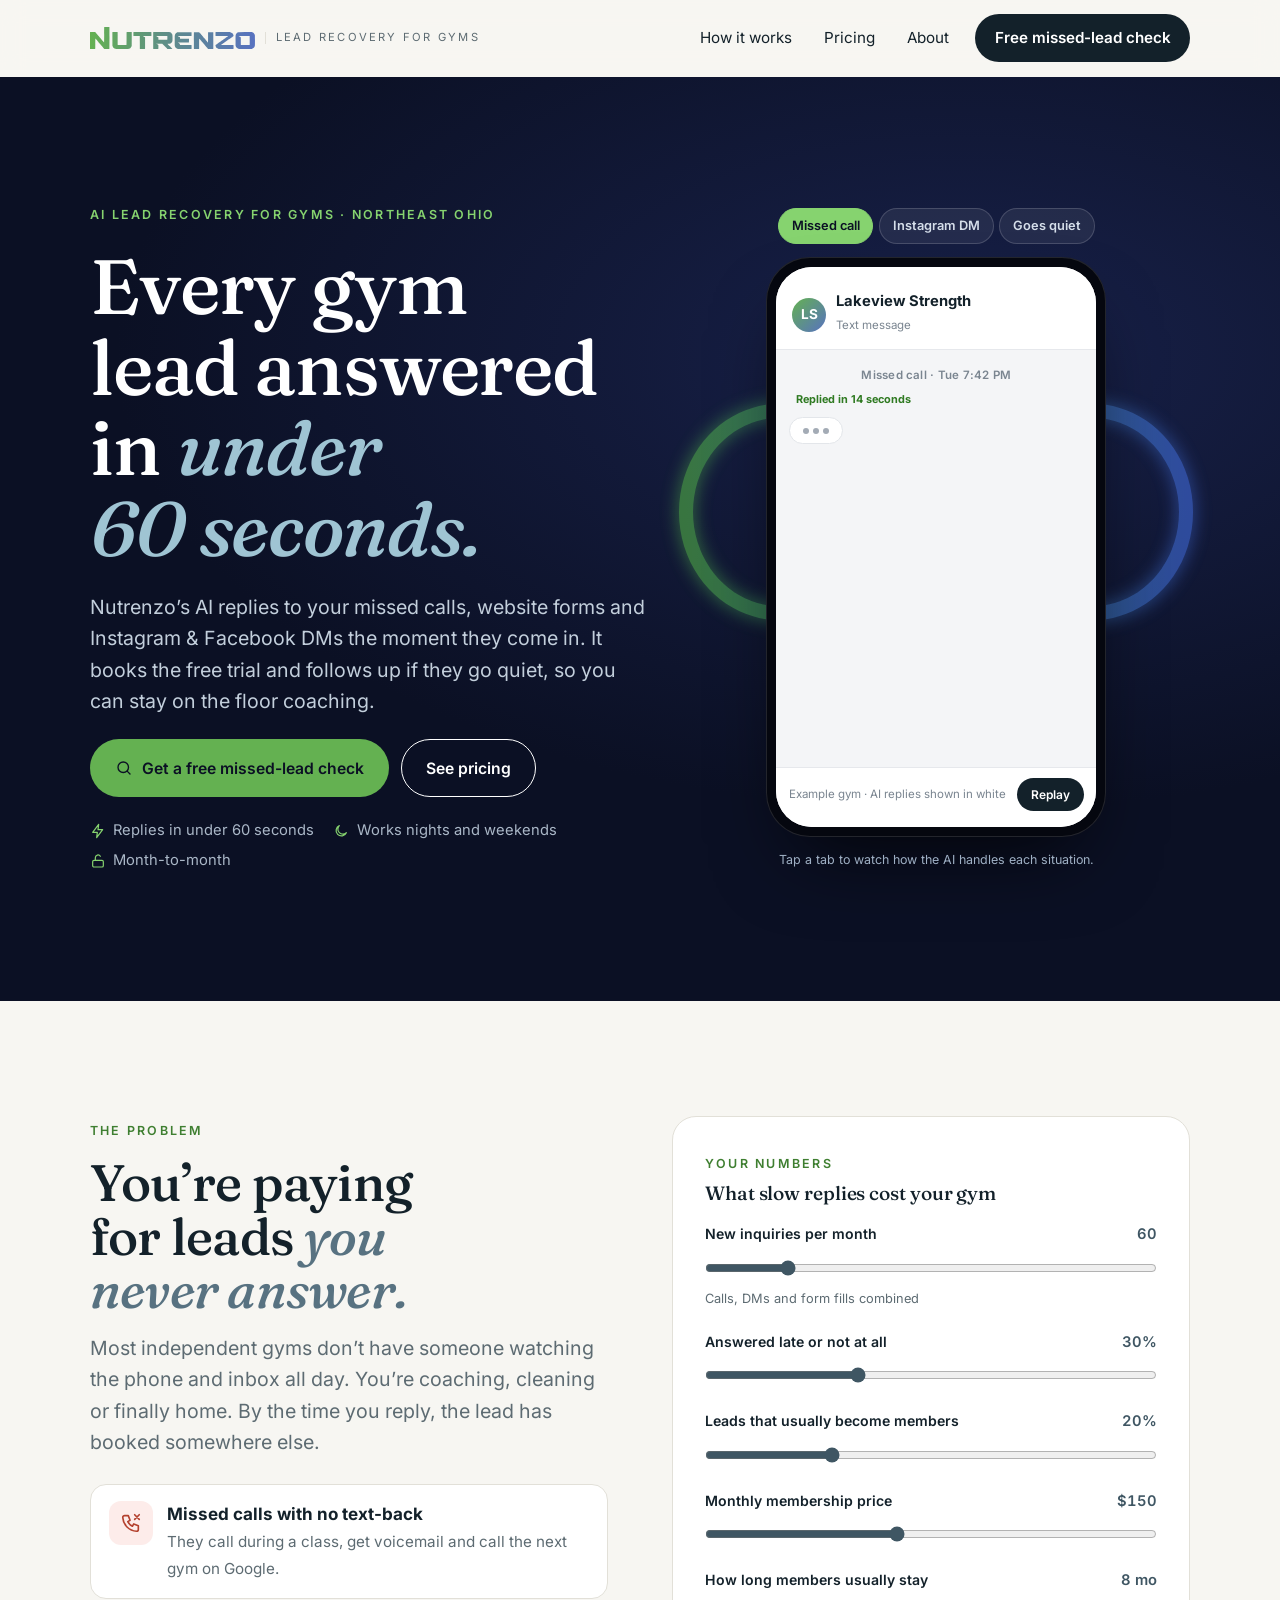
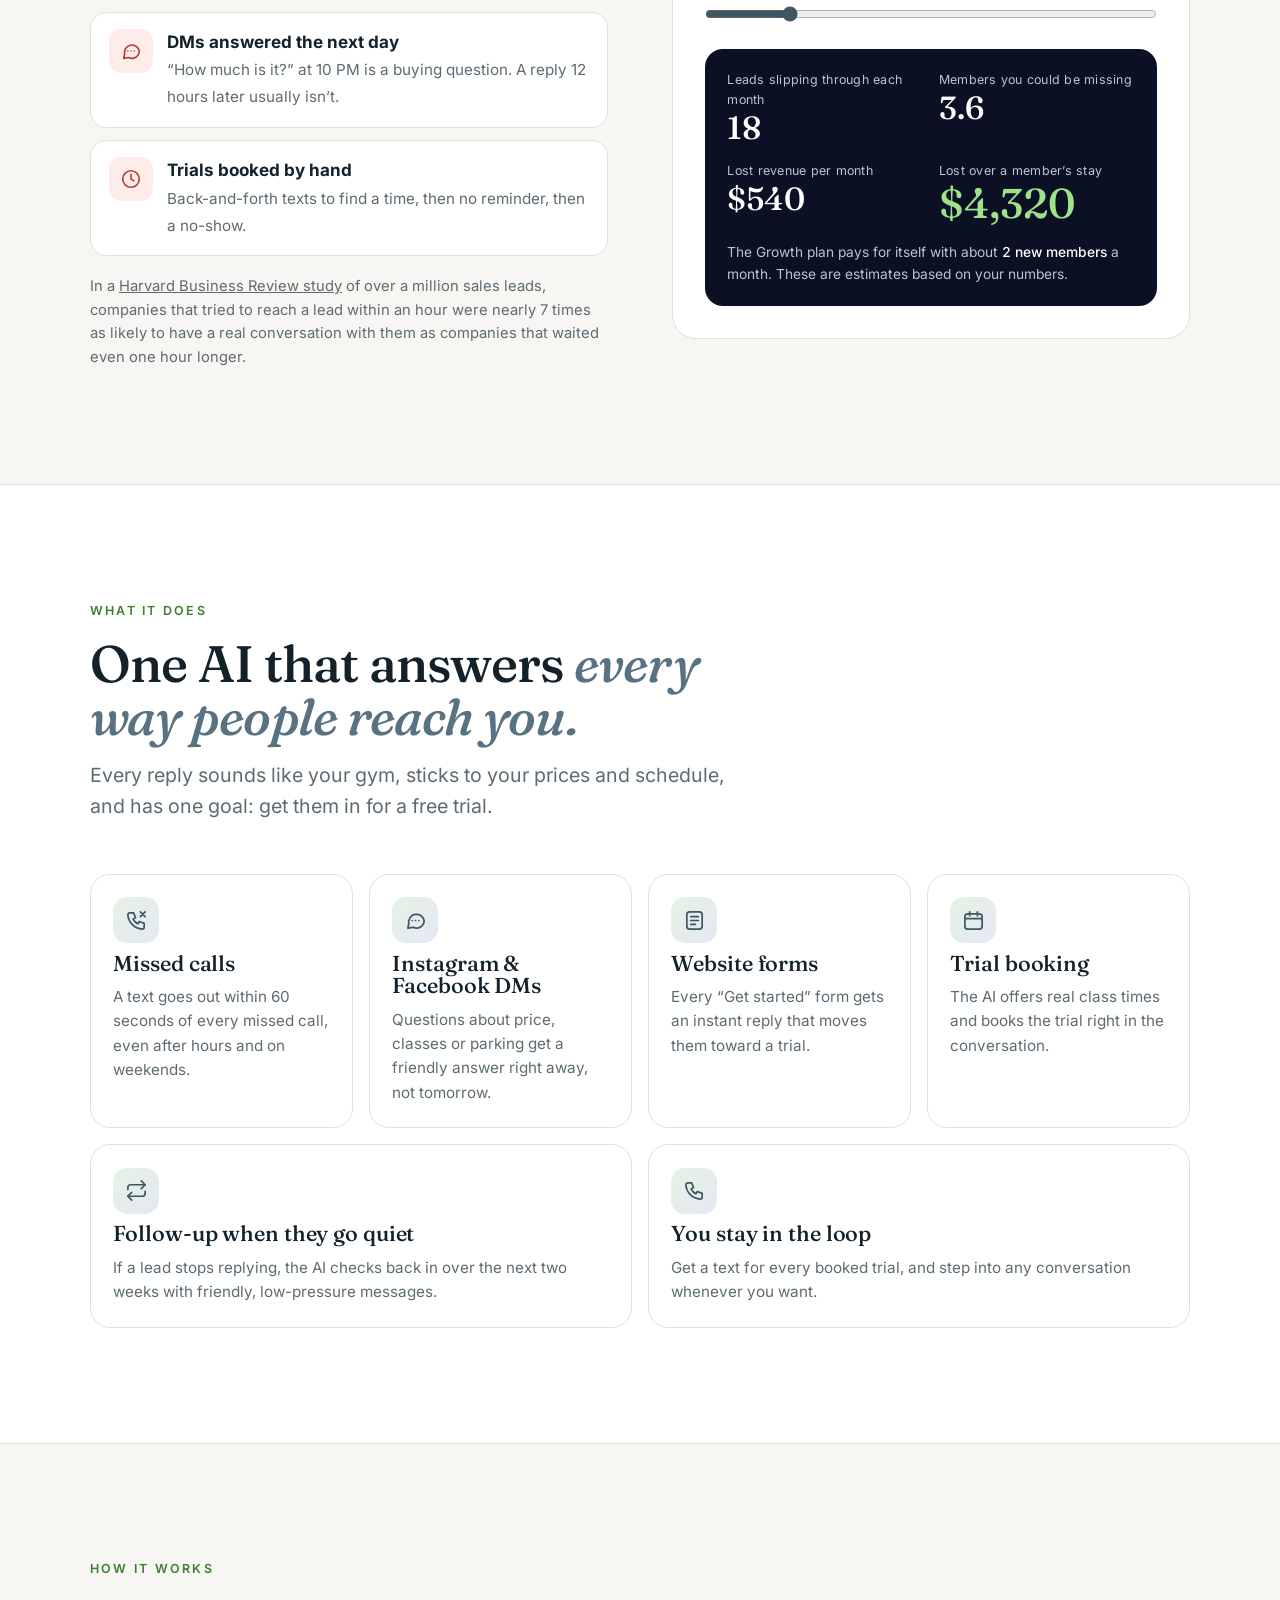
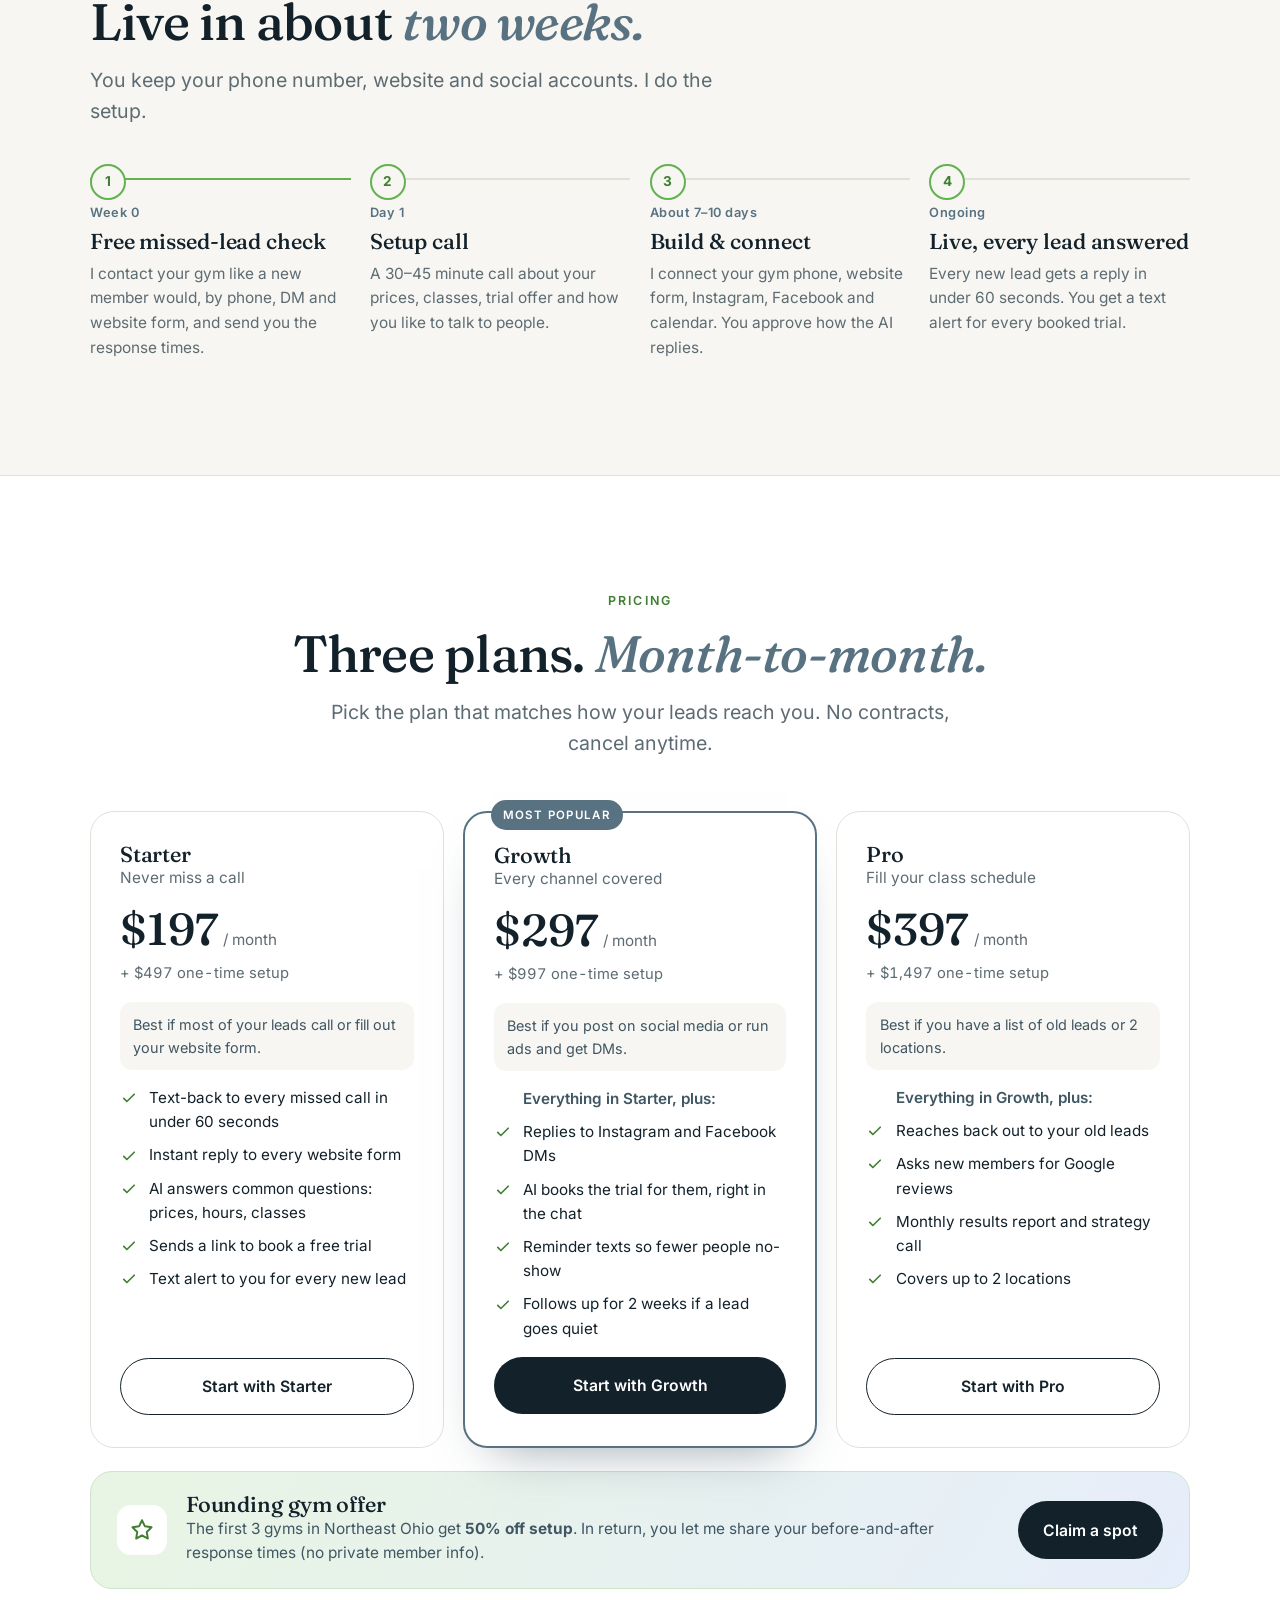
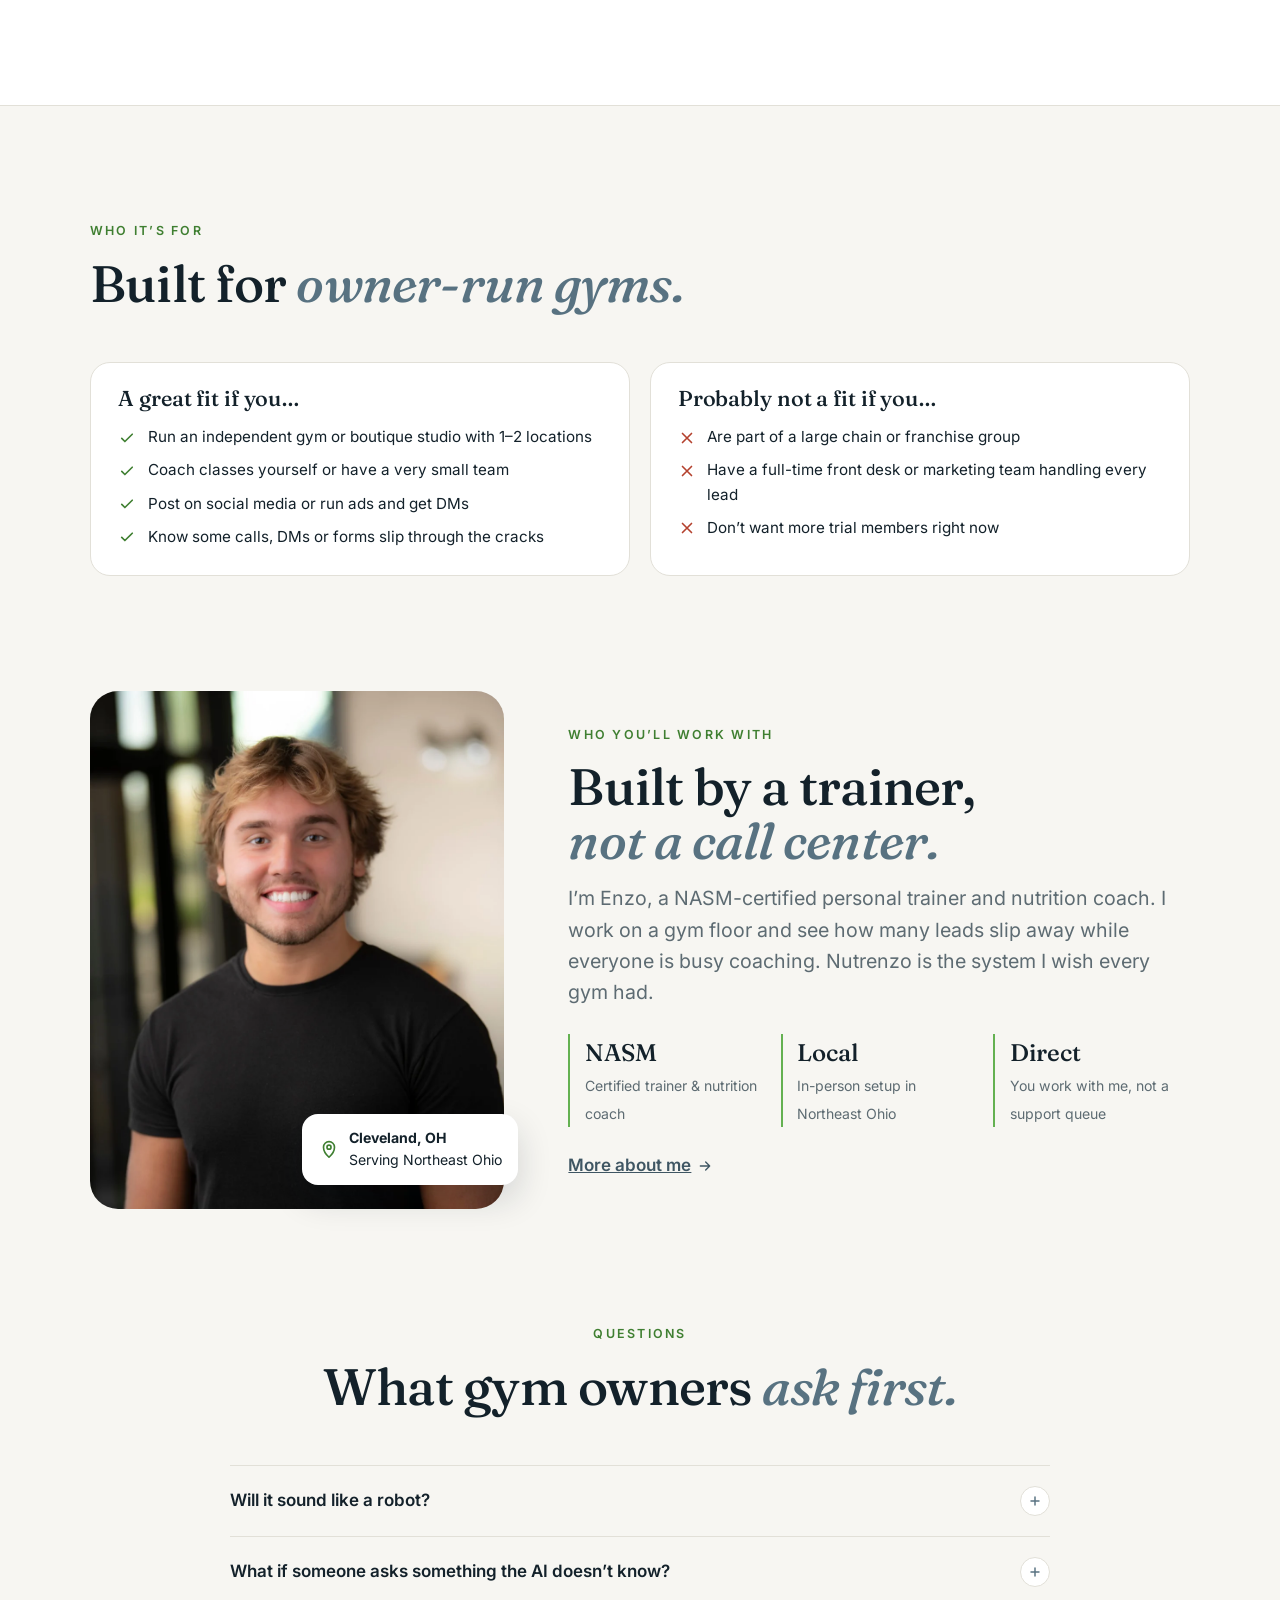
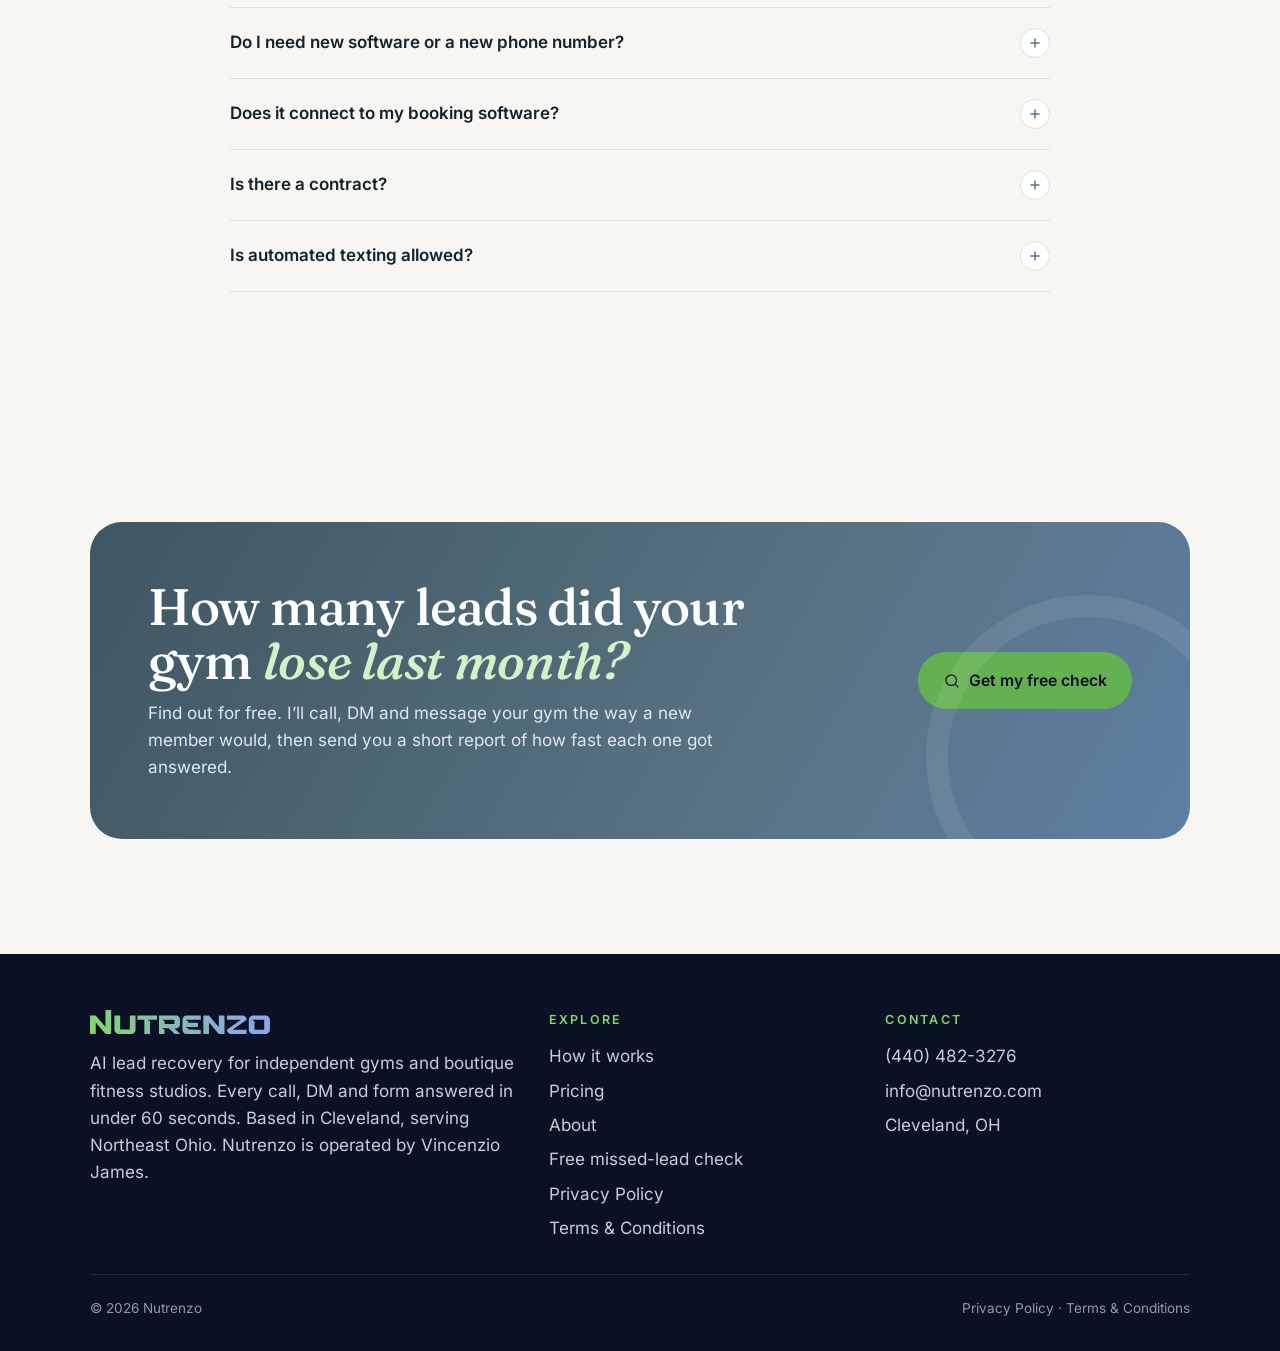
<file: index.html>
<!doctype html><html><head><meta charset=utf8><meta name=viewport content="width=device-width,initial-scale=1,viewport-fit=cover"><style>:root{color-scheme:light;box-sizing:border-box;padding-top:env(safe-area-inset-top,0px);padding-bottom:env(safe-area-inset-bottom,0px)}html{scroll-padding-top:env(safe-area-inset-top,0px)}body{margin:0;padding:0;font:14px -apple-system,BlinkMacSystemFont,sans-serif;background:#fff;color:#000}img{max-width:100%}[hidden]:not([hidden=until-found i]){display:none!important}</style></head><body>
<title>Nutrenzo | AI Lead Recovery for Gyms</title>
<meta name="description" content="AI that answers your gym’s missed calls, website forms and Instagram & Facebook DMs in under 60 seconds, books free trials and follows up. Cleveland & Northeast Ohio.">
<link rel="canonical" href="https://nutrenzo.com/">
<meta property="og:title" content="Nutrenzo | AI Lead Recovery for Gyms"><meta property="og:description" content="AI that answers your gym’s missed calls, website forms and Instagram & Facebook DMs in under 60 seconds, books free trials and follows up. Cleveland & Northeast Ohio."><meta property="og:type" content="website"><meta property="og:url" content="https://nutrenzo.com/">
<link rel="icon" href="assets/favicon.svg" type="image/svg+xml">
<link rel="preload" href="assets/fonts/fraunces.woff2" as="font" type="font/woff2" crossorigin>
<link rel="preload" href="assets/fonts/inter.woff2" as="font" type="font/woff2" crossorigin>
<link rel="stylesheet" href="assets/site.css">
<script type="application/ld+json">{"@context": "https://schema.org", "@type": "ProfessionalService", "name": "Nutrenzo", "description": "AI lead recovery for independent gyms: instant replies to missed calls, website forms and social DMs, automatic trial booking and follow-up.", "url": "https://nutrenzo.com", "telephone": "+14404823276", "email": "info@nutrenzo.com", "image": "https://nutrenzo.com/assets/img/enzo.webp", "founder": {"@type": "Person", "name": "Enzo James"}, "address": {"@type": "PostalAddress", "addressLocality": "Cleveland", "addressRegion": "OH", "addressCountry": "US"}, "areaServed": "Northeast Ohio", "priceRange": "$197\u2013$397 per month"}</script>
<a class="skip" href="#main">Skip to content</a>
<header class="site-head"><div class="wrap">
<a class="brand" href="./" aria-label="Nutrenzo, home"><img src="assets/logo.svg" alt="Nutrenzo" width="160" height="22"><span>Lead Recovery for Gyms</span></a>
<button class="menu-btn" id="menu-btn" aria-expanded="false" aria-controls="nav"><i></i>Menu</button>
<nav class="nav" id="nav" aria-label="Main"><a href="./#how">How it works</a><a href="pricing.html">Pricing</a><a href="about.html">About</a><a class="btn btn-ink" href="check.html">Free missed-lead check</a></nav>
</div></header>
<main id="main">
<section class="hero on-dark"><div class="wrap">
<div class="hero-copy">
<span class="kicker">AI lead recovery for gyms · Northeast Ohio</span>
<h1>Every gym lead answered in <em>under 60 seconds.</em></h1>
<p class="lede">Nutrenzo’s AI replies to your missed calls, website forms and Instagram &amp; Facebook DMs the moment they come in. It books the free trial and follows up if they go quiet, so you can stay on the floor coaching.</p>
<div class="actions"><a class="btn btn-green" href="check.html"><svg viewBox="0 0 24 24" fill="none" stroke="currentColor" stroke-width="1.8" stroke-linecap="round" stroke-linejoin="round" aria-hidden="true"><circle cx="11" cy="11" r="7"/><path d="M20 20l-3.5-3.5"/></svg>Get a free missed-lead check</a><a class="btn btn-line" href="pricing.html">See pricing</a></div>
<ul class="trust"><li><svg viewBox="0 0 24 24" fill="none" stroke="currentColor" stroke-width="1.8" stroke-linecap="round" stroke-linejoin="round" aria-hidden="true"><path d="M13 2L4 14h7l-1 8 9-12h-7z"/></svg>Replies in under 60 seconds</li><li><svg viewBox="0 0 24 24" fill="none" stroke="currentColor" stroke-width="1.8" stroke-linecap="round" stroke-linejoin="round" aria-hidden="true"><path d="M20 14.5A8 8 0 1 1 9.5 4a6.5 6.5 0 0 0 10.5 10.5z"/></svg>Works nights and weekends</li><li><svg viewBox="0 0 24 24" fill="none" stroke="currentColor" stroke-width="1.8" stroke-linecap="round" stroke-linejoin="round" aria-hidden="true"><rect x="4" y="11" width="16" height="10" rx="2"/><path d="M8 11V7a4 4 0 0 1 7.5-2"/></svg>Month-to-month</li></ul>
</div>
<div class="stage"><svg class="infinity infinity-glow" viewBox="0 0 560 300" aria-hidden="true" focusable="false">
<defs><linearGradient id="nzgrad" x1="0" x2="1" y1="0" y2="0"><stop offset="0" stop-color="#5fd04a"/><stop offset=".5" stop-color="#3fb6b0"/><stop offset="1" stop-color="#4c7dff"/></linearGradient>
<filter id="nzglow" x="-20%" y="-40%" width="140%" height="180%"><feGaussianBlur stdDeviation="9" result="b"/><feMerge><feMergeNode in="b"/><feMergeNode in="SourceGraphic"/></feMerge></filter>
<radialGradient id="nzspark"><stop offset="0" stop-color="#fff"/><stop offset=".25" stop-color="#cfe0ff"/><stop offset="1" stop-color="#4c7dff" stop-opacity="0"/></radialGradient></defs>
<g class="glow"><path class="loop" pathLength="1" d="M530.0 150.0 L529.7 158.2 L528.8 166.3 L527.3 174.3 L525.2 182.1 L522.5 189.7 L519.4 196.9 L515.7 203.8 L511.6 210.3 L507.1 216.4 L502.2 222.0 L497.0 227.1 L491.6 231.8 L485.9 235.9 L480.0 239.5 L473.9 242.7 L467.8 245.3 L461.6 247.4 L455.3 249.1 L449.0 250.4 L442.7 251.2 L436.5 251.6 L430.3 251.6 L424.2 251.3 L418.2 250.6 L412.2 249.6 L406.4 248.3 L400.7 246.7 L395.1 244.9 L389.6 242.8 L384.2 240.6 L379.0 238.1 L373.8 235.4 L368.8 232.6 L363.9 229.7 L359.1 226.6 L354.5 223.3 L349.9 220.0 L345.5 216.6 L341.1 213.1 L336.8 209.4 L332.6 205.8 L328.5 202.0 L324.5 198.2 L320.6 194.4 L316.7 190.5 L312.8 186.5 L309.1 182.5 L305.3 178.5 L301.6 174.5 L298.0 170.5 L294.3 166.4 L290.7 162.3 L287.1 158.2 L283.6 154.1 L280.0 150.0 L276.4 145.9 L272.9 141.8 L269.3 137.7 L265.7 133.6 L262.0 129.5 L258.4 125.5 L254.7 121.5 L250.9 117.5 L247.2 113.5 L243.3 109.5 L239.4 105.6 L235.5 101.8 L231.5 98.0 L227.4 94.2 L223.2 90.6 L218.9 86.9 L214.5 83.4 L210.1 80.0 L205.5 76.7 L200.9 73.4 L196.1 70.3 L191.2 67.4 L186.2 64.6 L181.0 61.9 L175.8 59.4 L170.4 57.2 L164.9 55.1 L159.3 53.3 L153.6 51.7 L147.8 50.4 L141.8 49.4 L135.8 48.7 L129.7 48.4 L123.5 48.4 L117.3 48.8 L111.0 49.6 L104.7 50.9 L98.4 52.6 L92.2 54.7 L86.1 57.3 L80.0 60.5 L74.1 64.1 L68.4 68.2 L63.0 72.9 L57.8 78.0 L52.9 83.6 L48.4 89.7 L44.3 96.2 L40.6 103.1 L37.5 110.3 L34.8 117.9 L32.7 125.7 L31.2 133.7 L30.3 141.8 L30.0 150.0 L30.3 158.2 L31.2 166.3 L32.7 174.3 L34.8 182.1 L37.5 189.7 L40.6 196.9 L44.3 203.8 L48.4 210.3 L52.9 216.4 L57.8 222.0 L63.0 227.1 L68.4 231.8 L74.1 235.9 L80.0 239.5 L86.1 242.7 L92.2 245.3 L98.4 247.4 L104.7 249.1 L111.0 250.4 L117.3 251.2 L123.5 251.6 L129.7 251.6 L135.8 251.3 L141.8 250.6 L147.8 249.6 L153.6 248.3 L159.3 246.7 L164.9 244.9 L170.4 242.8 L175.8 240.6 L181.0 238.1 L186.2 235.4 L191.2 232.6 L196.1 229.7 L200.9 226.6 L205.5 223.3 L210.1 220.0 L214.5 216.6 L218.9 213.1 L223.2 209.4 L227.4 205.8 L231.5 202.0 L235.5 198.2 L239.4 194.4 L243.3 190.5 L247.2 186.5 L250.9 182.5 L254.7 178.5 L258.4 174.5 L262.0 170.5 L265.7 166.4 L269.3 162.3 L272.9 158.2 L276.4 154.1 L280.0 150.0 L283.6 145.9 L287.1 141.8 L290.7 137.7 L294.3 133.6 L298.0 129.5 L301.6 125.5 L305.3 121.5 L309.1 117.5 L312.8 113.5 L316.7 109.5 L320.6 105.6 L324.5 101.8 L328.5 98.0 L332.6 94.2 L336.8 90.6 L341.1 86.9 L345.5 83.4 L349.9 80.0 L354.5 76.7 L359.1 73.4 L363.9 70.3 L368.8 67.4 L373.8 64.6 L379.0 61.9 L384.2 59.4 L389.6 57.2 L395.1 55.1 L400.7 53.3 L406.4 51.7 L412.2 50.4 L418.2 49.4 L424.2 48.7 L430.3 48.4 L436.5 48.4 L442.7 48.8 L449.0 49.6 L455.3 50.9 L461.6 52.6 L467.8 54.7 L473.9 57.3 L480.0 60.5 L485.9 64.1 L491.6 68.2 L497.0 72.9 L502.2 78.0 L507.1 83.6 L511.6 89.7 L515.7 96.2 L519.4 103.1 L522.5 110.3 L525.2 117.9 L527.3 125.7 L528.8 133.7 L529.7 141.8 L530.0 150.0Z"/></g>
<g class="spark"><circle cx="486" cy="58" r="16" fill="url(#nzspark)"/><path d="M486 20v76M448 58h76" stroke="#e6efff" stroke-width="1.6" stroke-linecap="round" opacity=".9"/></g>
</svg>
<div class="demo">
<div class="demo-tabs" role="tablist" aria-label="Demo conversations"><button type="button" role="tab" aria-selected="true">Missed call</button><button type="button" role="tab" aria-selected="false">Instagram DM</button><button type="button" role="tab" aria-selected="false">Goes quiet</button></div>
<div class="phone-ui"><div class="phone-screen">
<div class="phone-top"><span class="av">LS</span><span><b>Lakeview Strength</b><small id="demo-status">Text message</small></span></div>
<div class="chat" id="chat" aria-live="polite"></div>
<div class="phone-bot"><span>Example gym · AI replies shown in white</span><button type="button" id="demo-replay">Replay</button></div>
</div></div>
<p class="demo-cap">Tap a tab to watch how the AI handles each situation.</p>
</div>
<script type="application/json" id="demo-data">[{"tab": "Missed call", "status": "Text message", "msgs": [{"who": "sys", "text": "Missed call \u00b7 Tue 7:42 PM"}, {"speed": "Replied in 14 seconds"}, {"who": "ai", "text": "Hey! This is Lakeview Strength. Sorry we missed your call. Are you looking to try a class? Your first one is free."}, {"who": "lead", "text": "Yeah! What do you have tomorrow night?"}, {"who": "ai", "text": "Tomorrow we have Strength at 5:30 PM or HIIT at 6:30 PM. Want me to save you a spot?"}, {"who": "lead", "text": "5:30 works"}, {"who": "ai", "text": "Done! You\u2019re booked for Strength tomorrow at 5:30 PM. I\u2019ll text you a reminder that afternoon. See you there!"}, {"who": "sys", "tone": "good", "text": "\u2713 Trial booked \u00b7 added to the gym calendar"}]}, {"tab": "Instagram DM", "status": "Instagram", "msgs": [{"who": "sys", "text": "Instagram DM \u00b7 Sun 11:18 PM (gym closed)"}, {"who": "lead", "text": "how much is a membership?"}, {"speed": "Replied in 9 seconds"}, {"who": "ai", "text": "Hi! Memberships start at $129/month. Want to try a free class first? We have 6 AM and 9 AM tomorrow."}, {"who": "lead", "text": "9am"}, {"who": "ai", "text": "You\u2019re in for 9 AM! What\u2019s your name and phone number so we can text your confirmation?"}, {"who": "lead", "text": "Marcus, 216-555-0142"}, {"who": "ai", "text": "Thanks, Marcus! You\u2019re booked for tomorrow at 9 AM. Bring water and comfy shoes."}, {"who": "sys", "tone": "good", "text": "\u2713 Trial booked at 11:19 PM, while the gym was closed"}]}, {"tab": "Goes quiet", "status": "Text message", "msgs": [{"who": "sys", "text": "Website form \u00b7 Monday"}, {"speed": "Replied in 21 seconds"}, {"who": "ai", "text": "Hi Dana! Thanks for reaching out to Lakeview Strength. Want to grab a free trial class this week?"}, {"who": "sys", "tone": "wait", "text": "No reply for 2 days"}, {"who": "ai", "text": "Hey Dana, just checking in! Still interested in a free class? Thursday at 6 PM has a few spots left."}, {"who": "lead", "text": "Sorry, crazy week! Thursday works"}, {"who": "ai", "text": "No problem at all. You\u2019re booked for Thursday at 6 PM!"}, {"who": "sys", "tone": "good", "text": "\u2713 Lead recovered and booked"}]}]</script>
</div>
</div></section>

<section class="section"><div class="wrap hook">
<div>
<span class="kicker">The problem</span>
<h2 style="margin-top:.8rem">You’re paying for leads <em>you never answer.</em></h2>
<p class="lede" style="margin-top:1rem">Most independent gyms don’t have someone watching the phone and inbox all day. You’re coaching, cleaning or finally home. By the time you reply, the lead has booked somewhere else.</p>
<ul class="leaks">
<li><span class="ic"><svg viewBox="0 0 24 24" fill="none" stroke="currentColor" stroke-width="1.8" stroke-linecap="round" stroke-linejoin="round" aria-hidden="true"><path d="M5 4h4l2 5-2.5 1.5a11 11 0 0 0 5 5L15 13l5 2v4a2 2 0 0 1-2 2A16 16 0 0 1 3 6a2 2 0 0 1 2-2"/><path d="M16 3l5 5M21 3l-5 5"/></svg></span><div><b>Missed calls with no text-back</b><span>They call during a class, get voicemail and call the next gym on Google.</span></div></li>
<li><span class="ic"><svg viewBox="0 0 24 24" fill="none" stroke="currentColor" stroke-width="1.8" stroke-linecap="round" stroke-linejoin="round" aria-hidden="true"><path d="M21 12a8 8 0 0 1-11.6 7.1L4 20l1-4.6A8 8 0 1 1 21 12z"/><path d="M8.5 12h.01M12 12h.01M15.5 12h.01"/></svg></span><div><b>DMs answered the next day</b><span>“How much is it?” at 10 PM is a buying question. A reply 12 hours later usually isn’t.</span></div></li>
<li><span class="ic"><svg viewBox="0 0 24 24" fill="none" stroke="currentColor" stroke-width="1.8" stroke-linecap="round" stroke-linejoin="round" aria-hidden="true"><circle cx="12" cy="12" r="9"/><path d="M12 7v5l3 2"/></svg></span><div><b>Trials booked by hand</b><span>Back-and-forth texts to find a time, then no reminder, then a no-show.</span></div></li>
</ul>
<p class="muted" style="margin-top:1.2rem;font-size:.92rem">In a <a href="https://hbr.org/2011/03/the-short-life-of-online-sales-leads" target="_blank" rel="noopener">Harvard Business Review study</a> of over a million sales leads, companies that tried to reach a lead within an hour were nearly 7 times as likely to have a real conversation with them as companies that waited even one hour longer.</p>
</div>
<div class="calc" id="calc" data-plan="297">
<div><span class="kicker">Your numbers</span><h3 style="margin-top:.4rem">What slow replies cost your gym</h3></div>
<div class="slider"><div class="top"><label for="c-inq">New inquiries per month</label><output id="o-inq">60</output></div><input type="range" id="c-inq" min="10" max="300" step="5" value="60"><small>Calls, DMs and form fills combined</small></div>
<div class="slider"><div class="top"><label for="c-slow">Answered late or not at all</label><output id="o-slow">30%</output></div><input type="range" id="c-slow" min="5" max="80" step="5" value="30"></div>
<div class="slider"><div class="top"><label for="c-close">Leads that usually become members</label><output id="o-close">20%</output></div><input type="range" id="c-close" min="5" max="60" step="5" value="20"></div>
<div class="slider"><div class="top"><label for="c-price">Monthly membership price</label><output id="o-price">$149</output></div><input type="range" id="c-price" min="40" max="300" step="5" value="149"></div>
<div class="slider"><div class="top"><label for="c-stay">How long members usually stay</label><output id="o-stay">8 mo</output></div><input type="range" id="c-stay" min="2" max="36" step="1" value="8"></div>
<div class="calc-out" aria-live="polite">
<div class="row"><div><span>Leads slipping through each month</span><b id="r-leads">18</b></div><div><span>Members you could be missing</span><b id="r-members">3.6</b></div></div>
<div class="row"><div><span>Lost revenue per month</span><b id="r-month">$536</b></div><div><span>Lost over a member’s stay</span><b class="big" id="r-life">$4,291</b></div></div>
<p>The Growth plan pays for itself with about <b id="r-pay" style="font-family:var(--f-body);font-size:inherit;color:#fff">2 new members</b> a month. These are estimates based on your numbers.</p>
</div>
</div>
</div></section>

<section class="section" style="background:var(--white);border-block:1px solid var(--line)"><div class="wrap">
<div class="head"><span class="kicker">What it does</span><h2>One AI that answers <em>every way people reach you.</em></h2><p class="lede">Every reply sounds like your gym, sticks to your prices and schedule, and has one goal: get them in for a free trial.</p></div>
<div class="channels"><article class="channel"><div class="ic"><svg viewBox="0 0 24 24" fill="none" stroke="currentColor" stroke-width="1.8" stroke-linecap="round" stroke-linejoin="round" aria-hidden="true"><path d="M5 4h4l2 5-2.5 1.5a11 11 0 0 0 5 5L15 13l5 2v4a2 2 0 0 1-2 2A16 16 0 0 1 3 6a2 2 0 0 1 2-2"/><path d="M16 3l5 5M21 3l-5 5"/></svg></div><h3>Missed calls</h3><p>A text goes out within 60 seconds of every missed call, even after hours and on weekends.</p></article><article class="channel"><div class="ic"><svg viewBox="0 0 24 24" fill="none" stroke="currentColor" stroke-width="1.8" stroke-linecap="round" stroke-linejoin="round" aria-hidden="true"><path d="M21 12a8 8 0 0 1-11.6 7.1L4 20l1-4.6A8 8 0 1 1 21 12z"/><path d="M8.5 12h.01M12 12h.01M15.5 12h.01"/></svg></div><h3>Instagram & Facebook DMs</h3><p>Questions about price, classes or parking get a friendly answer right away, not tomorrow.</p></article><article class="channel"><div class="ic"><svg viewBox="0 0 24 24" fill="none" stroke="currentColor" stroke-width="1.8" stroke-linecap="round" stroke-linejoin="round" aria-hidden="true"><rect x="4" y="3" width="16" height="18" rx="3"/><path d="M8 8h8M8 12h8M8 16h5"/></svg></div><h3>Website forms</h3><p>Every “Get started” form gets an instant reply that moves them toward a trial.</p></article><article class="channel"><div class="ic"><svg viewBox="0 0 24 24" fill="none" stroke="currentColor" stroke-width="1.8" stroke-linecap="round" stroke-linejoin="round" aria-hidden="true"><rect x="3" y="5" width="18" height="16" rx="3"/><path d="M3 10h18M8 3v4M16 3v4"/></svg></div><h3>Trial booking</h3><p>The AI offers real class times and books the trial right in the conversation.</p></article></div>
<div class="channels" style="grid-template-columns:repeat(2,1fr);margin-top:1rem">
<article class="channel"><div class="ic"><svg viewBox="0 0 24 24" fill="none" stroke="currentColor" stroke-width="1.8" stroke-linecap="round" stroke-linejoin="round" aria-hidden="true"><path d="M17 2l4 4-4 4"/><path d="M3 11V9a3 3 0 0 1 3-3h15M7 22l-4-4 4-4"/><path d="M21 13v2a3 3 0 0 1-3 3H3"/></svg></div><h3>Follow-up when they go quiet</h3><p>If a lead stops replying, the AI checks back in over the next two weeks with friendly, low-pressure messages.</p></article>
<article class="channel"><div class="ic"><svg viewBox="0 0 24 24" fill="none" stroke="currentColor" stroke-width="1.8" stroke-linecap="round" stroke-linejoin="round" aria-hidden="true"><path d="M5 4h4l2 5-2.5 1.5a11 11 0 0 0 5 5L15 13l5 2v4a2 2 0 0 1-2 2A16 16 0 0 1 3 6a2 2 0 0 1 2-2"/></svg></div><h3>You stay in the loop</h3><p>Get a text for every booked trial, and step into any conversation whenever you want.</p></article>
</div>
</div></section>

<section class="section" id="how"><div class="wrap">
<div class="head"><span class="kicker">How it works</span><h2>Live in about <em>two weeks.</em></h2><p class="lede">You keep your phone number, website and social accounts. I do the setup.</p></div>
<ol class="steps"><li class="on"><span class="when">Week 0</span><h3>Free missed-lead check</h3><p>I contact your gym like a new member would, by phone, DM and website form, and send you the response times.</p></li><li class=""><span class="when">Day 1</span><h3>Setup call</h3><p>A 30–45 minute call about your prices, classes, trial offer and how you like to talk to people.</p></li><li class=""><span class="when">About 7–10 days</span><h3>Build & connect</h3><p>I connect your gym phone, website form, Instagram, Facebook and calendar. You approve how the AI replies.</p></li><li class=""><span class="when">Ongoing</span><h3>Live, every lead answered</h3><p>Every new lead gets a reply in under 60 seconds. You get a text alert for every booked trial.</p></li></ol>
</div></section>

<section class="section" style="background:var(--white);border-block:1px solid var(--line)"><div class="wrap">
<div class="head center"><span class="kicker">Pricing</span><h2>Three plans. <em>Month-to-month.</em></h2><p class="lede">Pick the plan that matches how your leads reach you. No contracts, cancel anytime.</p></div>
<div class="plans"><article class="plan" id="starter">
<div><h3>Starter</h3><p class="sub">Never miss a call</p></div>
<div class="price"><b>$197</b><span>/ month</span></div>
<p class="setup">+ $497 one-time setup</p>
<p class="who">Best if most of your leads call or fill out your website form.</p>
<ul class="ticks"><li><svg viewBox="0 0 24 24" fill="none" stroke="currentColor" stroke-width="2.2" stroke-linecap="round" stroke-linejoin="round" aria-hidden="true"><path d="M5 12.5l4.2 4.2L19 7"/></svg><span>Text-back to every missed call in under 60 seconds</span></li><li><svg viewBox="0 0 24 24" fill="none" stroke="currentColor" stroke-width="2.2" stroke-linecap="round" stroke-linejoin="round" aria-hidden="true"><path d="M5 12.5l4.2 4.2L19 7"/></svg><span>Instant reply to every website form</span></li><li><svg viewBox="0 0 24 24" fill="none" stroke="currentColor" stroke-width="2.2" stroke-linecap="round" stroke-linejoin="round" aria-hidden="true"><path d="M5 12.5l4.2 4.2L19 7"/></svg><span>AI answers common questions: prices, hours, classes</span></li><li><svg viewBox="0 0 24 24" fill="none" stroke="currentColor" stroke-width="2.2" stroke-linecap="round" stroke-linejoin="round" aria-hidden="true"><path d="M5 12.5l4.2 4.2L19 7"/></svg><span>Sends a link to book a free trial</span></li><li><svg viewBox="0 0 24 24" fill="none" stroke="currentColor" stroke-width="2.2" stroke-linecap="round" stroke-linejoin="round" aria-hidden="true"><path d="M5 12.5l4.2 4.2L19 7"/></svg><span>Text alert to you for every new lead</span></li></ul>
<a class="btn btn-line" href="check.html">Start with Starter</a>
</article><article class="plan pop" id="growth"><span class="badge">Most popular</span>
<div><h3>Growth</h3><p class="sub">Every channel covered</p></div>
<div class="price"><b>$297</b><span>/ month</span></div>
<p class="setup">+ $997 one-time setup</p>
<p class="who">Best if you post on social media or run ads and get DMs.</p>
<ul class="ticks"><li class="plus"><span></span><span>Everything in Starter, plus:</span></li><li><svg viewBox="0 0 24 24" fill="none" stroke="currentColor" stroke-width="2.2" stroke-linecap="round" stroke-linejoin="round" aria-hidden="true"><path d="M5 12.5l4.2 4.2L19 7"/></svg><span>Replies to Instagram and Facebook DMs</span></li><li><svg viewBox="0 0 24 24" fill="none" stroke="currentColor" stroke-width="2.2" stroke-linecap="round" stroke-linejoin="round" aria-hidden="true"><path d="M5 12.5l4.2 4.2L19 7"/></svg><span>AI books the trial for them, right in the chat</span></li><li><svg viewBox="0 0 24 24" fill="none" stroke="currentColor" stroke-width="2.2" stroke-linecap="round" stroke-linejoin="round" aria-hidden="true"><path d="M5 12.5l4.2 4.2L19 7"/></svg><span>Reminder texts so fewer people no-show</span></li><li><svg viewBox="0 0 24 24" fill="none" stroke="currentColor" stroke-width="2.2" stroke-linecap="round" stroke-linejoin="round" aria-hidden="true"><path d="M5 12.5l4.2 4.2L19 7"/></svg><span>Follows up for 2 weeks if a lead goes quiet</span></li></ul>
<a class="btn btn-ink" href="check.html">Start with Growth</a>
</article><article class="plan" id="pro">
<div><h3>Pro</h3><p class="sub">Fill your class schedule</p></div>
<div class="price"><b>$397</b><span>/ month</span></div>
<p class="setup">+ $1,497 one-time setup</p>
<p class="who">Best if you have a list of old leads or 2 locations.</p>
<ul class="ticks"><li class="plus"><span></span><span>Everything in Growth, plus:</span></li><li><svg viewBox="0 0 24 24" fill="none" stroke="currentColor" stroke-width="2.2" stroke-linecap="round" stroke-linejoin="round" aria-hidden="true"><path d="M5 12.5l4.2 4.2L19 7"/></svg><span>Reaches back out to your old leads</span></li><li><svg viewBox="0 0 24 24" fill="none" stroke="currentColor" stroke-width="2.2" stroke-linecap="round" stroke-linejoin="round" aria-hidden="true"><path d="M5 12.5l4.2 4.2L19 7"/></svg><span>Asks new members for Google reviews</span></li><li><svg viewBox="0 0 24 24" fill="none" stroke="currentColor" stroke-width="2.2" stroke-linecap="round" stroke-linejoin="round" aria-hidden="true"><path d="M5 12.5l4.2 4.2L19 7"/></svg><span>Monthly results report and strategy call</span></li><li><svg viewBox="0 0 24 24" fill="none" stroke="currentColor" stroke-width="2.2" stroke-linecap="round" stroke-linejoin="round" aria-hidden="true"><path d="M5 12.5l4.2 4.2L19 7"/></svg><span>Covers up to 2 locations</span></li></ul>
<a class="btn btn-line" href="check.html">Start with Pro</a>
</article></div>
<div class="founding"><div class="ic"><svg viewBox="0 0 24 24" fill="none" stroke="currentColor" stroke-width="1.8" stroke-linecap="round" stroke-linejoin="round" aria-hidden="true"><path d="M12 3l2.7 5.6 6.1.9-4.4 4.3 1 6.1L12 17l-5.4 2.9 1-6.1L3.2 9.5l6.1-.9z"/></svg></div>
<div><h3>Founding gym offer</h3><p>The first 3 gyms in Northeast Ohio get <b>50% off setup</b>. In return, you let me share your before-and-after response times (no private member info).</p></div>
<a class="btn btn-ink" href="check.html">Claim a spot</a></div>
</div></section>

<section class="section"><div class="wrap">
<div class="head"><span class="kicker">Who it’s for</span><h2>Built for <em>owner-run gyms.</em></h2></div>
<div class="fit">
<div><h3>A great fit if you…</h3><ul class="ticks"><li><svg viewBox="0 0 24 24" fill="none" stroke="currentColor" stroke-width="2.2" stroke-linecap="round" stroke-linejoin="round" aria-hidden="true"><path d="M5 12.5l4.2 4.2L19 7"/></svg><span>Run an independent gym or boutique studio with 1–2 locations</span></li><li><svg viewBox="0 0 24 24" fill="none" stroke="currentColor" stroke-width="2.2" stroke-linecap="round" stroke-linejoin="round" aria-hidden="true"><path d="M5 12.5l4.2 4.2L19 7"/></svg><span>Coach classes yourself or have a very small team</span></li><li><svg viewBox="0 0 24 24" fill="none" stroke="currentColor" stroke-width="2.2" stroke-linecap="round" stroke-linejoin="round" aria-hidden="true"><path d="M5 12.5l4.2 4.2L19 7"/></svg><span>Post on social media or run ads and get DMs</span></li><li><svg viewBox="0 0 24 24" fill="none" stroke="currentColor" stroke-width="2.2" stroke-linecap="round" stroke-linejoin="round" aria-hidden="true"><path d="M5 12.5l4.2 4.2L19 7"/></svg><span>Know some calls, DMs or forms slip through the cracks</span></li></ul></div>
<div class="no"><h3>Probably not a fit if you…</h3><ul class="ticks"><li><svg viewBox="0 0 24 24" fill="none" stroke="currentColor" stroke-width="2.2" stroke-linecap="round" aria-hidden="true"><path d="M6 6l12 12M18 6L6 18"/></svg><span>Are part of a large chain or franchise group</span></li><li><svg viewBox="0 0 24 24" fill="none" stroke="currentColor" stroke-width="2.2" stroke-linecap="round" aria-hidden="true"><path d="M6 6l12 12M18 6L6 18"/></svg><span>Have a full-time front desk or marketing team handling every lead</span></li><li><svg viewBox="0 0 24 24" fill="none" stroke="currentColor" stroke-width="2.2" stroke-linecap="round" aria-hidden="true"><path d="M6 6l12 12M18 6L6 18"/></svg><span>Don’t want more trial members right now</span></li></ul></div>
</div>
</div></section>

<section class="section" style="padding-top:0"><div class="wrap me">
<div class="photo"><img src="assets/img/enzo.webp" alt="Enzo James, founder of Nutrenzo" width="960" height="1200" loading="lazy"><div class="pin"><svg viewBox="0 0 24 24" fill="none" stroke="currentColor" stroke-width="1.8" stroke-linecap="round" stroke-linejoin="round" aria-hidden="true"><path d="M12 21s-6-5.5-6-11a6 6 0 0 1 12 0c0 5.5-6 11-6 11z"/><circle cx="12" cy="10" r="2.2"/></svg><span><b>Cleveland, OH</b><br>Serving Northeast Ohio</span></div></div>
<div>
<span class="kicker">Who you’ll work with</span>
<h2 style="margin-top:.8rem">Built by a trainer, <em>not a call center.</em></h2>
<p class="lede" style="margin-top:1rem">I’m Enzo, a NASM-certified personal trainer and nutrition coach. I work on a gym floor and see how many leads slip away while everyone is busy coaching. Nutrenzo is the system I wish every gym had.</p>
<div class="facts"><div><b>NASM</b><span>Certified trainer &amp; nutrition coach</span></div><div><b>Local</b><span>In-person setup in Northeast Ohio</span></div><div><b>Direct</b><span>You work with me, not a support queue</span></div></div>
<p style="margin-top:1.6rem"><a class="go" href="about.html">More about me <svg viewBox="0 0 24 24" fill="none" stroke="currentColor" stroke-width="2" stroke-linecap="round" stroke-linejoin="round" aria-hidden="true"><path d="M5 12h14M13 6l6 6-6 6"/></svg></a></p>
</div>
</div></section>

<section class="section" style="padding-top:0"><div class="wrap">
<div class="head center"><span class="kicker">Questions</span><h2>What gym owners <em>ask first.</em></h2></div>
<div class="faq"><button class="faq-q" aria-expanded="false" aria-controls="hf0">Will it sound like a robot?</button><p class="faq-a" id="hf0" hidden>No. The AI is set up with your gym’s prices, schedule, trial offer and the way you talk. Before it goes live, you see and approve sample replies.</p><button class="faq-q" aria-expanded="false" aria-controls="hf1">What if someone asks something the AI doesn’t know?</button><p class="faq-a" id="hf1" hidden>It tells them a coach will follow up, and it texts you the conversation right away so you can jump in.</p><button class="faq-q" aria-expanded="false" aria-controls="hf2">Do I need new software or a new phone number?</button><p class="faq-a" id="hf2" hidden>No. It works with your current gym number, website and social accounts. Trials are booked into a simple shared calendar your team can check from any phone.</p><button class="faq-q" aria-expanded="false" aria-controls="hf3">Does it connect to my booking software?</button><p class="faq-a" id="hf3" hidden>To start, trials go into a shared calendar (Google Calendar or Calendly) that you or your staff check. If your gym software allows a direct connection, we can look at linking it after you’re up and running.</p><button class="faq-q" aria-expanded="false" aria-controls="hf4">Is there a contract?</button><p class="faq-a" id="hf4" hidden>No. Plans are month-to-month and you can cancel anytime. The one-time setup fee covers building and connecting everything.</p><button class="faq-q" aria-expanded="false" aria-controls="hf5">Is automated texting allowed?</button><p class="faq-a" id="hf5" hidden>Yes, when it’s done right. Messages only go to people who contacted your gym first, the texting number is registered with carriers, and anyone can reply STOP to opt out.</p></div>
</div></section>
<section class="section" style="padding-bottom:0"><div class="wrap"><div class="cta-band">
<div><h2>How many leads did your gym <em>lose last month?</em></h2><p>Find out for free. I’ll call, DM and message your gym the way a new member would, then send you a short report of how fast each one got answered.</p></div>
<div class="actions"><a class="btn btn-green" href="check.html"><svg viewBox="0 0 24 24" fill="none" stroke="currentColor" stroke-width="1.8" stroke-linecap="round" stroke-linejoin="round" aria-hidden="true"><circle cx="11" cy="11" r="7"/><path d="M20 20l-3.5-3.5"/></svg>Get my free check</a></div>
</div></div></section>
</main>
<footer class="site-foot"><div class="wrap">
<div><img src="assets/logo-light.svg" alt="Nutrenzo" width="175" height="24"><p>AI lead recovery for independent gyms and boutique fitness studios. Every call, DM and form answered in under 60 seconds. Based in Cleveland, serving Northeast Ohio. Nutrenzo is operated by Vincenzio James.</p></div>
<div><h4>Explore</h4><ul><li><a href="./#how">How it works</a></li><li><a href="pricing.html">Pricing</a></li><li><a href="about.html">About</a></li><li><a href="check.html">Free missed-lead check</a></li><li><a href="privacy.html">Privacy Policy</a></li><li><a href="terms.html">Terms &amp; Conditions</a></li></ul></div>
<div><h4>Contact</h4><ul><li><a href="tel:+14404823276">(440) 482-3276</a></li><li><a href="mailto:info@nutrenzo.com">info@nutrenzo.com</a></li><li>Cleveland, OH</li></ul></div>
<div class="legal"><span>© <span id="yr">2026</span> Nutrenzo</span><span><a href="privacy.html">Privacy Policy</a> &middot; <a href="terms.html">Terms &amp; Conditions</a></span></div>
</div></footer>
<script src="assets/site.js" defer></script>

</body></html>
</file>
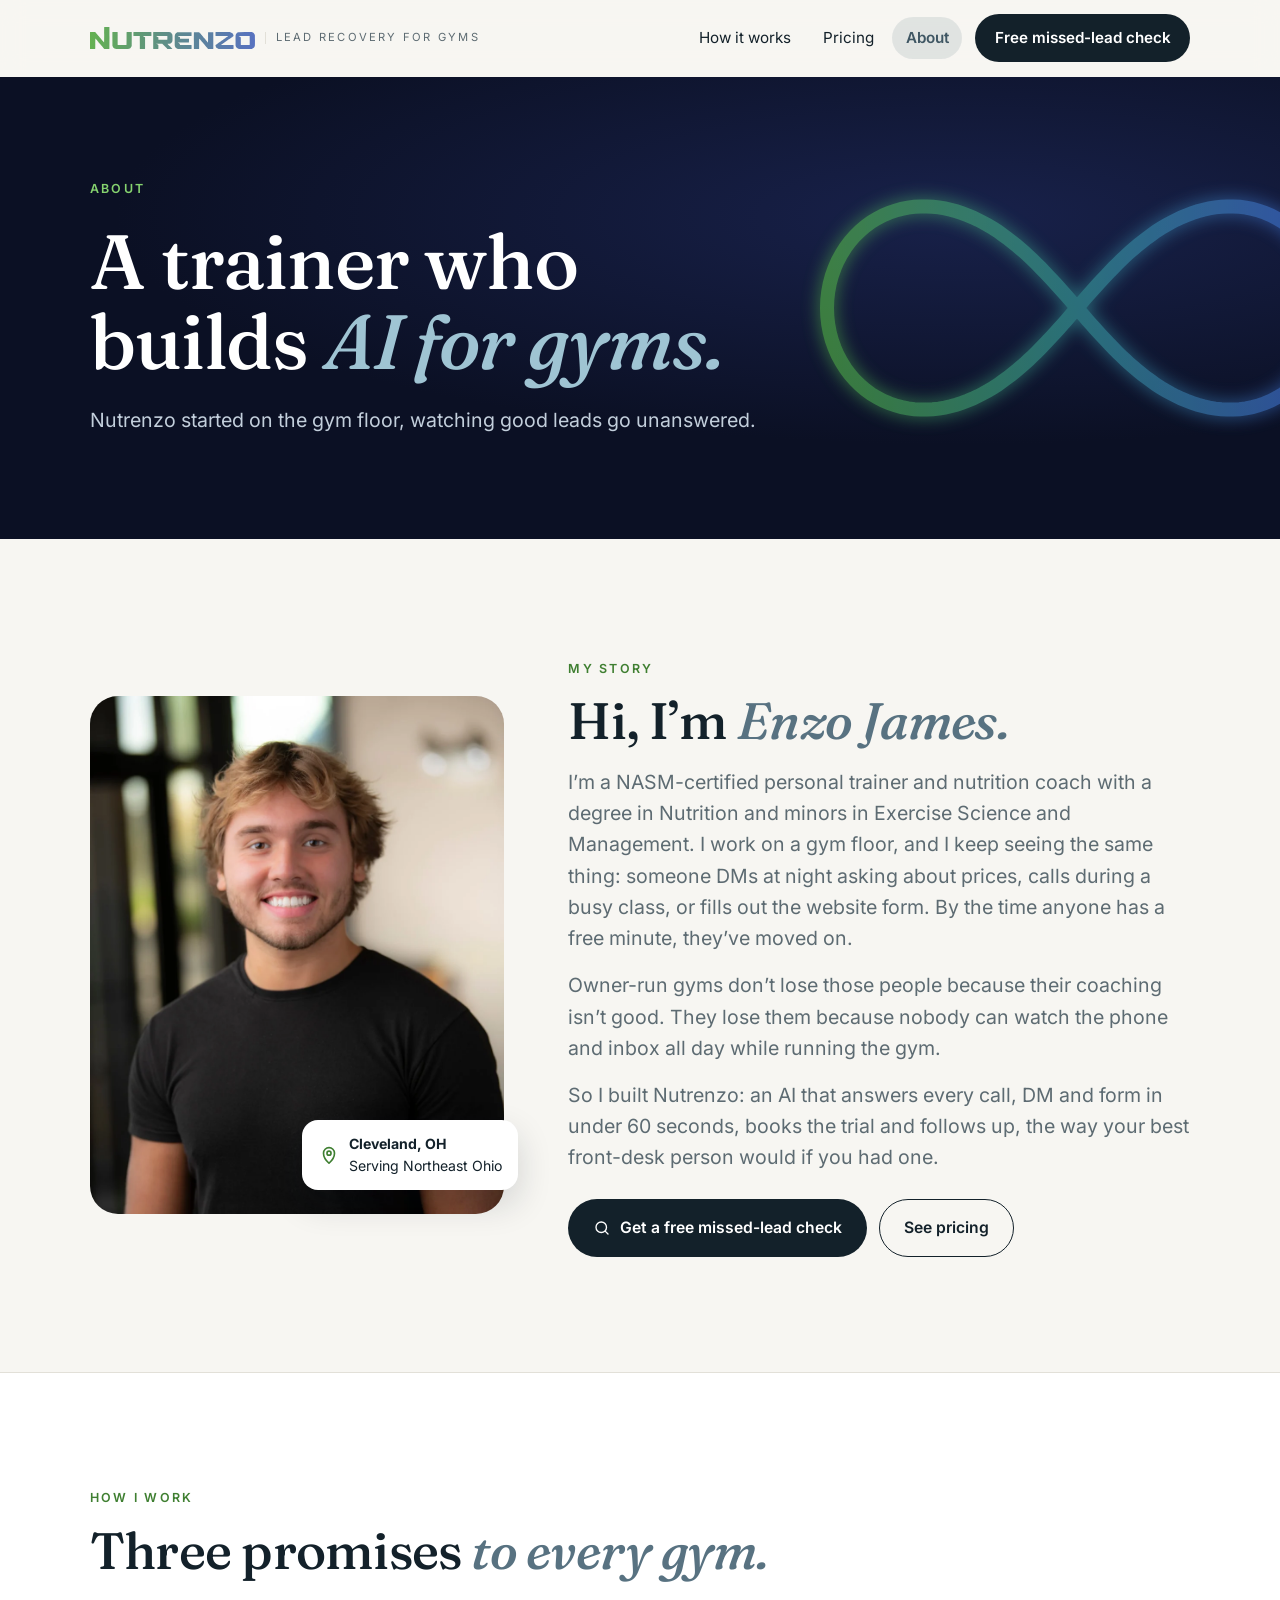
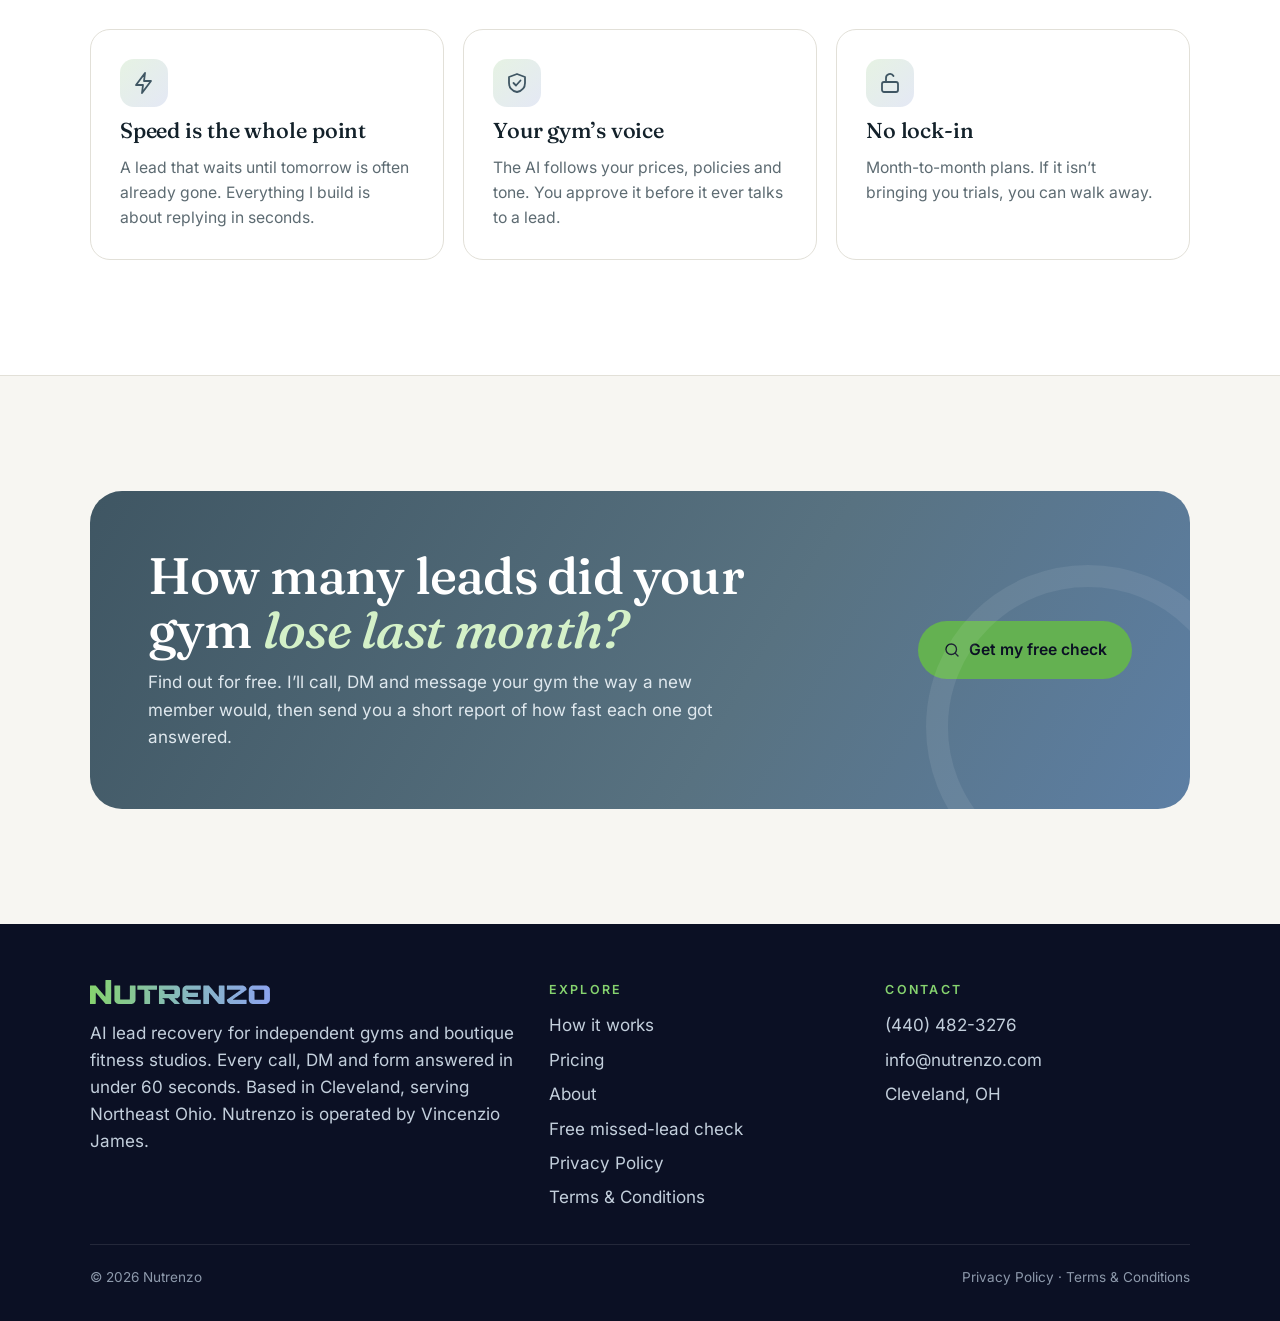
<file: about.html>
<!doctype html>
<html lang="en">
<head>
<meta charset="utf-8">
<meta name="viewport" content="width=device-width,initial-scale=1,viewport-fit=cover">
<meta name="theme-color" content="#0b1024">
<title>About | Nutrenzo</title>
<meta name="description" content="Meet Enzo James, the NASM-certified trainer behind Nutrenzo’s AI lead recovery for gyms in Cleveland and Northeast Ohio.">
<link rel="canonical" href="https://nutrenzo.com/about">
<meta property="og:title" content="About | Nutrenzo"><meta property="og:description" content="Meet Enzo James, the NASM-certified trainer behind Nutrenzo’s AI lead recovery for gyms in Cleveland and Northeast Ohio."><meta property="og:type" content="website"><meta property="og:url" content="https://nutrenzo.com/about">
<link rel="icon" href="assets/favicon.svg" type="image/svg+xml">
<link rel="preload" href="assets/fonts/fraunces.woff2" as="font" type="font/woff2" crossorigin>
<link rel="preload" href="assets/fonts/inter.woff2" as="font" type="font/woff2" crossorigin>
<link rel="stylesheet" href="assets/site.css">
</head>
<body>
<a class="skip" href="#main">Skip to content</a>
<header class="site-head"><div class="wrap">
<a class="brand" href="./" aria-label="Nutrenzo, home"><img src="assets/logo.svg" alt="Nutrenzo" width="160" height="22"><span>Lead Recovery for Gyms</span></a>
<button class="menu-btn" id="menu-btn" aria-expanded="false" aria-controls="nav"><i></i>Menu</button>
<nav class="nav" id="nav" aria-label="Main"><a href="./#how">How it works</a><a href="pricing.html">Pricing</a><a href="about.html" aria-current="page">About</a><a class="btn btn-ink" href="check.html">Free missed-lead check</a></nav>
</div></header>
<main id="main">
<section class="hero slim on-dark"><svg class="infinity infinity-bg" viewBox="0 0 560 300" aria-hidden="true" focusable="false">
<defs><linearGradient id="nzgrad" x1="0" x2="1" y1="0" y2="0"><stop offset="0" stop-color="#5fd04a"/><stop offset=".5" stop-color="#3fb6b0"/><stop offset="1" stop-color="#4c7dff"/></linearGradient>
<filter id="nzglow" x="-20%" y="-40%" width="140%" height="180%"><feGaussianBlur stdDeviation="9" result="b"/><feMerge><feMergeNode in="b"/><feMergeNode in="SourceGraphic"/></feMerge></filter>
<radialGradient id="nzspark"><stop offset="0" stop-color="#fff"/><stop offset=".25" stop-color="#cfe0ff"/><stop offset="1" stop-color="#4c7dff" stop-opacity="0"/></radialGradient></defs>
<g class="glow"><path class="loop" pathLength="1" d="M530.0 150.0 L529.7 158.2 L528.8 166.3 L527.3 174.3 L525.2 182.1 L522.5 189.7 L519.4 196.9 L515.7 203.8 L511.6 210.3 L507.1 216.4 L502.2 222.0 L497.0 227.1 L491.6 231.8 L485.9 235.9 L480.0 239.5 L473.9 242.7 L467.8 245.3 L461.6 247.4 L455.3 249.1 L449.0 250.4 L442.7 251.2 L436.5 251.6 L430.3 251.6 L424.2 251.3 L418.2 250.6 L412.2 249.6 L406.4 248.3 L400.7 246.7 L395.1 244.9 L389.6 242.8 L384.2 240.6 L379.0 238.1 L373.8 235.4 L368.8 232.6 L363.9 229.7 L359.1 226.6 L354.5 223.3 L349.9 220.0 L345.5 216.6 L341.1 213.1 L336.8 209.4 L332.6 205.8 L328.5 202.0 L324.5 198.2 L320.6 194.4 L316.7 190.5 L312.8 186.5 L309.1 182.5 L305.3 178.5 L301.6 174.5 L298.0 170.5 L294.3 166.4 L290.7 162.3 L287.1 158.2 L283.6 154.1 L280.0 150.0 L276.4 145.9 L272.9 141.8 L269.3 137.7 L265.7 133.6 L262.0 129.5 L258.4 125.5 L254.7 121.5 L250.9 117.5 L247.2 113.5 L243.3 109.5 L239.4 105.6 L235.5 101.8 L231.5 98.0 L227.4 94.2 L223.2 90.6 L218.9 86.9 L214.5 83.4 L210.1 80.0 L205.5 76.7 L200.9 73.4 L196.1 70.3 L191.2 67.4 L186.2 64.6 L181.0 61.9 L175.8 59.4 L170.4 57.2 L164.9 55.1 L159.3 53.3 L153.6 51.7 L147.8 50.4 L141.8 49.4 L135.8 48.7 L129.7 48.4 L123.5 48.4 L117.3 48.8 L111.0 49.6 L104.7 50.9 L98.4 52.6 L92.2 54.7 L86.1 57.3 L80.0 60.5 L74.1 64.1 L68.4 68.2 L63.0 72.9 L57.8 78.0 L52.9 83.6 L48.4 89.7 L44.3 96.2 L40.6 103.1 L37.5 110.3 L34.8 117.9 L32.7 125.7 L31.2 133.7 L30.3 141.8 L30.0 150.0 L30.3 158.2 L31.2 166.3 L32.7 174.3 L34.8 182.1 L37.5 189.7 L40.6 196.9 L44.3 203.8 L48.4 210.3 L52.9 216.4 L57.8 222.0 L63.0 227.1 L68.4 231.8 L74.1 235.9 L80.0 239.5 L86.1 242.7 L92.2 245.3 L98.4 247.4 L104.7 249.1 L111.0 250.4 L117.3 251.2 L123.5 251.6 L129.7 251.6 L135.8 251.3 L141.8 250.6 L147.8 249.6 L153.6 248.3 L159.3 246.7 L164.9 244.9 L170.4 242.8 L175.8 240.6 L181.0 238.1 L186.2 235.4 L191.2 232.6 L196.1 229.7 L200.9 226.6 L205.5 223.3 L210.1 220.0 L214.5 216.6 L218.9 213.1 L223.2 209.4 L227.4 205.8 L231.5 202.0 L235.5 198.2 L239.4 194.4 L243.3 190.5 L247.2 186.5 L250.9 182.5 L254.7 178.5 L258.4 174.5 L262.0 170.5 L265.7 166.4 L269.3 162.3 L272.9 158.2 L276.4 154.1 L280.0 150.0 L283.6 145.9 L287.1 141.8 L290.7 137.7 L294.3 133.6 L298.0 129.5 L301.6 125.5 L305.3 121.5 L309.1 117.5 L312.8 113.5 L316.7 109.5 L320.6 105.6 L324.5 101.8 L328.5 98.0 L332.6 94.2 L336.8 90.6 L341.1 86.9 L345.5 83.4 L349.9 80.0 L354.5 76.7 L359.1 73.4 L363.9 70.3 L368.8 67.4 L373.8 64.6 L379.0 61.9 L384.2 59.4 L389.6 57.2 L395.1 55.1 L400.7 53.3 L406.4 51.7 L412.2 50.4 L418.2 49.4 L424.2 48.7 L430.3 48.4 L436.5 48.4 L442.7 48.8 L449.0 49.6 L455.3 50.9 L461.6 52.6 L467.8 54.7 L473.9 57.3 L480.0 60.5 L485.9 64.1 L491.6 68.2 L497.0 72.9 L502.2 78.0 L507.1 83.6 L511.6 89.7 L515.7 96.2 L519.4 103.1 L522.5 110.3 L525.2 117.9 L527.3 125.7 L528.8 133.7 L529.7 141.8 L530.0 150.0Z"/></g>
<g class="spark"><circle cx="486" cy="58" r="16" fill="url(#nzspark)"/><path d="M486 20v76M448 58h76" stroke="#e6efff" stroke-width="1.6" stroke-linecap="round" opacity=".9"/></g>
</svg><div class="wrap"><div class="hero-copy" style="max-width:720px">
<span class="kicker">About</span><h1>A trainer who builds <em>AI for gyms.</em></h1><p class="lede">Nutrenzo started on the gym floor, watching good leads go unanswered.</p></div></div></section>
<section class="section"><div class="wrap me">
<div class="photo"><img src="assets/img/enzo.webp" alt="Enzo James" width="960" height="1200"><div class="pin"><svg viewBox="0 0 24 24" fill="none" stroke="currentColor" stroke-width="1.8" stroke-linecap="round" stroke-linejoin="round" aria-hidden="true"><path d="M12 21s-6-5.5-6-11a6 6 0 0 1 12 0c0 5.5-6 11-6 11z"/><circle cx="12" cy="10" r="2.2"/></svg><span><b>Cleveland, OH</b><br>Serving Northeast Ohio</span></div></div>
<div>
<span class="kicker">My story</span>
<h2 style="margin-top:.8rem">Hi, I’m <em>Enzo James.</em></h2>
<div style="display:grid;gap:1rem;margin-top:1.2rem" class="lede">
<p>I’m a NASM-certified personal trainer and nutrition coach with a degree in Nutrition and minors in Exercise Science and Management. I work on a gym floor, and I keep seeing the same thing: someone DMs at night asking about prices, calls during a busy class, or fills out the website form. By the time anyone has a free minute, they’ve moved on.</p>
<p>Owner-run gyms don’t lose those people because their coaching isn’t good. They lose them because nobody can watch the phone and inbox all day while running the gym.</p>
<p>So I built Nutrenzo: an AI that answers every call, DM and form in under 60 seconds, books the trial and follows up, the way your best front-desk person would if you had one.</p>
</div>
<div class="actions" style="margin-top:1.6rem"><a class="btn btn-ink" href="check.html"><svg viewBox="0 0 24 24" fill="none" stroke="currentColor" stroke-width="1.8" stroke-linecap="round" stroke-linejoin="round" aria-hidden="true"><circle cx="11" cy="11" r="7"/><path d="M20 20l-3.5-3.5"/></svg>Get a free missed-lead check</a><a class="btn btn-line" href="pricing.html">See pricing</a></div>
</div>
</div></section>
<section class="section" style="background:var(--white);border-block:1px solid var(--line)"><div class="wrap">
<div class="head"><span class="kicker">How I work</span><h2>Three promises <em>to every gym.</em></h2></div>
<div class="services"><article class="service"><div class="ic"><svg viewBox="0 0 24 24" fill="none" stroke="currentColor" stroke-width="1.8" stroke-linecap="round" stroke-linejoin="round" aria-hidden="true"><path d="M13 2L4 14h7l-1 8 9-12h-7z"/></svg></div><h3>Speed is the whole point</h3><p>A lead that waits until tomorrow is often already gone. Everything I build is about replying in seconds.</p></article><article class="service"><div class="ic"><svg viewBox="0 0 24 24" fill="none" stroke="currentColor" stroke-width="1.8" stroke-linecap="round" stroke-linejoin="round" aria-hidden="true"><path d="M12 3l8 3v6c0 5-3.5 8-8 9-4.5-1-8-4-8-9V6z"/><path d="M8.5 12l2.5 2.5 4.5-5"/></svg></div><h3>Your gym’s voice</h3><p>The AI follows your prices, policies and tone. You approve it before it ever talks to a lead.</p></article><article class="service"><div class="ic"><svg viewBox="0 0 24 24" fill="none" stroke="currentColor" stroke-width="1.8" stroke-linecap="round" stroke-linejoin="round" aria-hidden="true"><rect x="4" y="11" width="16" height="10" rx="2"/><path d="M8 11V7a4 4 0 0 1 7.5-2"/></svg></div><h3>No lock-in</h3><p>Month-to-month plans. If it isn’t bringing you trials, you can walk away.</p></article></div>
</div></section>
<section class="section" style="padding-bottom:0"><div class="wrap"><div class="cta-band">
<div><h2>How many leads did your gym <em>lose last month?</em></h2><p>Find out for free. I’ll call, DM and message your gym the way a new member would, then send you a short report of how fast each one got answered.</p></div>
<div class="actions"><a class="btn btn-green" href="check.html"><svg viewBox="0 0 24 24" fill="none" stroke="currentColor" stroke-width="1.8" stroke-linecap="round" stroke-linejoin="round" aria-hidden="true"><circle cx="11" cy="11" r="7"/><path d="M20 20l-3.5-3.5"/></svg>Get my free check</a></div>
</div></div></section>
</main>
<footer class="site-foot"><div class="wrap">
<div><img src="assets/logo-light.svg" alt="Nutrenzo" width="175" height="24"><p>AI lead recovery for independent gyms and boutique fitness studios. Every call, DM and form answered in under 60 seconds. Based in Cleveland, serving Northeast Ohio. Nutrenzo is operated by Vincenzio James.</p></div>
<div><h4>Explore</h4><ul><li><a href="./#how">How it works</a></li><li><a href="pricing.html">Pricing</a></li><li><a href="about.html">About</a></li><li><a href="check.html">Free missed-lead check</a></li><li><a href="privacy.html">Privacy Policy</a></li><li><a href="terms.html">Terms &amp; Conditions</a></li></ul></div>
<div><h4>Contact</h4><ul><li><a href="tel:+14404823276">(440) 482-3276</a></li><li><a href="mailto:info@nutrenzo.com">info@nutrenzo.com</a></li><li>Cleveland, OH</li></ul></div>
<div class="legal"><span>© <span id="yr">2026</span> Nutrenzo</span><span><a href="privacy.html">Privacy Policy</a> &middot; <a href="terms.html">Terms &amp; Conditions</a></span></div>
</div></footer>
<script src="assets/site.js" defer></script>
</body>
</html>
</file>
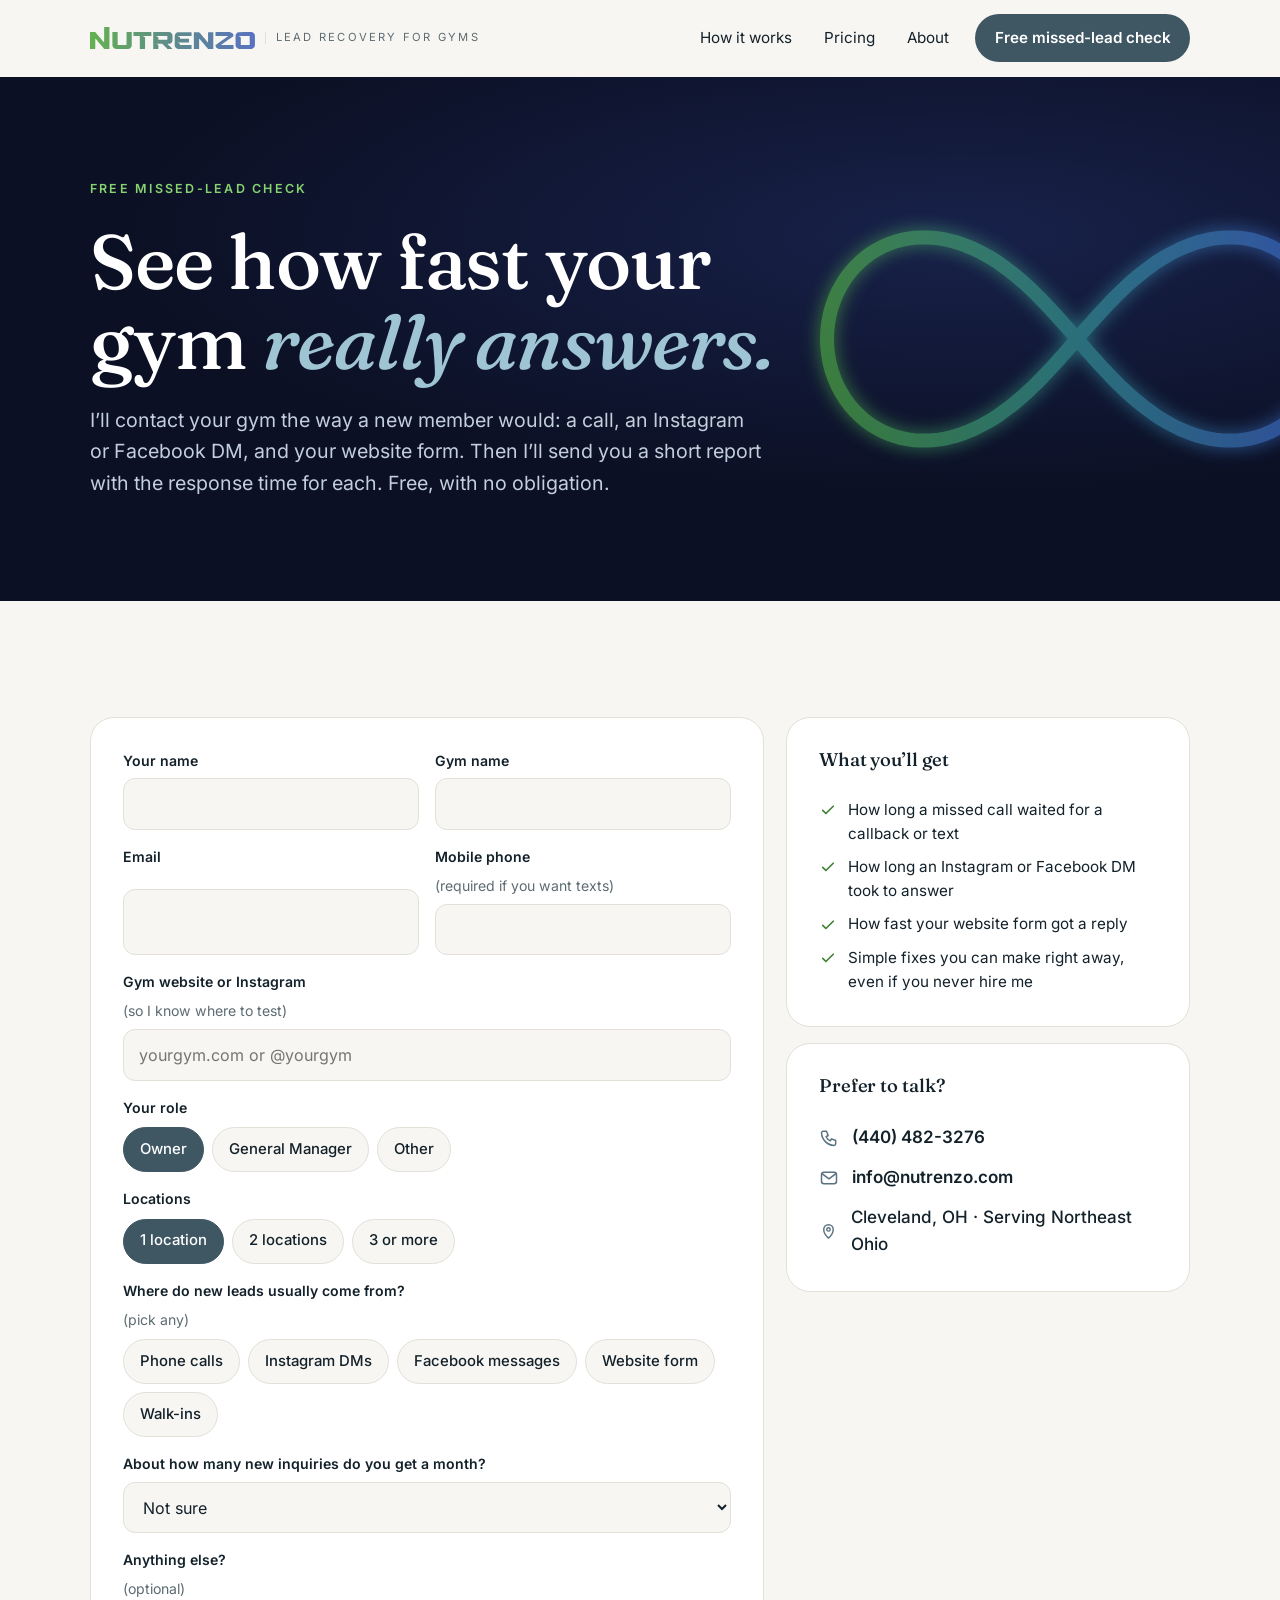
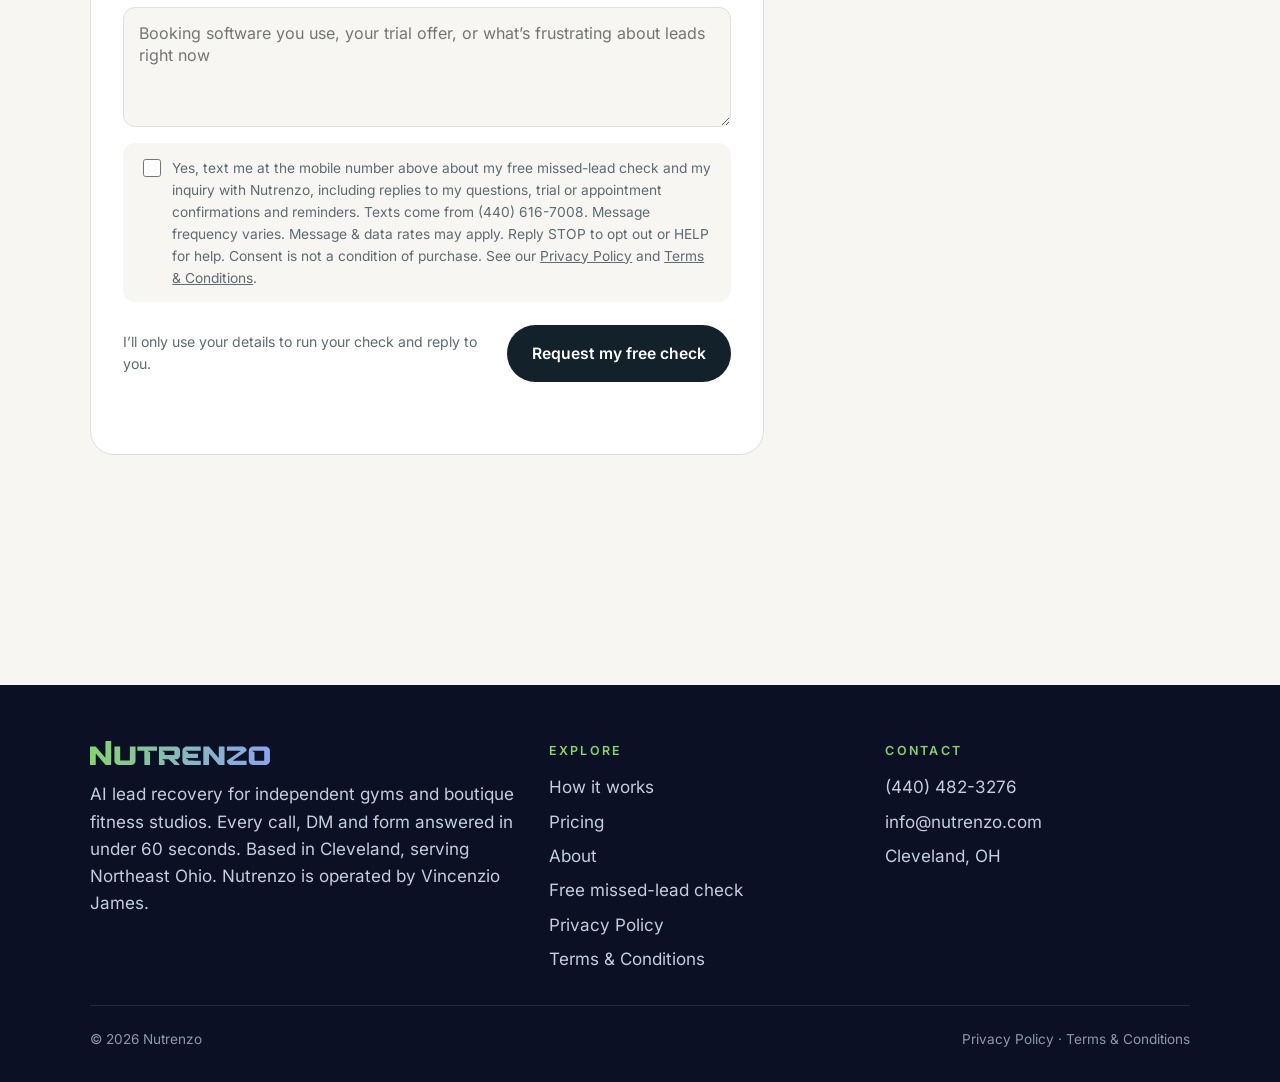
<file: check.html>
<!doctype html>
<html lang="en">
<head>
<meta charset="utf-8">
<meta name="viewport" content="width=device-width,initial-scale=1,viewport-fit=cover">
<meta name="theme-color" content="#0b1024">
<title>Free Missed-Lead Check | Nutrenzo</title>
<meta name="description" content="Find out how fast your gym answers calls, DMs and website forms. Free report for independent gyms in Northeast Ohio.">
<link rel="canonical" href="https://nutrenzo.com/check">
<meta property="og:title" content="Free Missed-Lead Check | Nutrenzo"><meta property="og:description" content="Find out how fast your gym answers calls, DMs and website forms. Free report for independent gyms in Northeast Ohio."><meta property="og:type" content="website"><meta property="og:url" content="https://nutrenzo.com/check">
<link rel="icon" href="assets/favicon.svg" type="image/svg+xml">
<link rel="preload" href="assets/fonts/fraunces.woff2" as="font" type="font/woff2" crossorigin>
<link rel="preload" href="assets/fonts/inter.woff2" as="font" type="font/woff2" crossorigin>
<link rel="stylesheet" href="assets/site.css">
</head>
<body>
<a class="skip" href="#main">Skip to content</a>
<header class="site-head"><div class="wrap">
<a class="brand" href="./" aria-label="Nutrenzo, home"><img src="assets/logo.svg" alt="Nutrenzo" width="160" height="22"><span>Lead Recovery for Gyms</span></a>
<button class="menu-btn" id="menu-btn" aria-expanded="false" aria-controls="nav"><i></i>Menu</button>
<nav class="nav" id="nav" aria-label="Main"><a href="./#how">How it works</a><a href="pricing.html">Pricing</a><a href="about.html">About</a><a class="btn btn-ink" href="check.html" aria-current="page">Free missed-lead check</a></nav>
</div></header>
<main id="main">
<section class="hero slim on-dark"><svg class="infinity infinity-bg" viewBox="0 0 560 300" aria-hidden="true" focusable="false">
<defs><linearGradient id="nzgrad" x1="0" x2="1" y1="0" y2="0"><stop offset="0" stop-color="#5fd04a"/><stop offset=".5" stop-color="#3fb6b0"/><stop offset="1" stop-color="#4c7dff"/></linearGradient>
<filter id="nzglow" x="-20%" y="-40%" width="140%" height="180%"><feGaussianBlur stdDeviation="9" result="b"/><feMerge><feMergeNode in="b"/><feMergeNode in="SourceGraphic"/></feMerge></filter>
<radialGradient id="nzspark"><stop offset="0" stop-color="#fff"/><stop offset=".25" stop-color="#cfe0ff"/><stop offset="1" stop-color="#4c7dff" stop-opacity="0"/></radialGradient></defs>
<g class="glow"><path class="loop" pathLength="1" d="M530.0 150.0 L529.7 158.2 L528.8 166.3 L527.3 174.3 L525.2 182.1 L522.5 189.7 L519.4 196.9 L515.7 203.8 L511.6 210.3 L507.1 216.4 L502.2 222.0 L497.0 227.1 L491.6 231.8 L485.9 235.9 L480.0 239.5 L473.9 242.7 L467.8 245.3 L461.6 247.4 L455.3 249.1 L449.0 250.4 L442.7 251.2 L436.5 251.6 L430.3 251.6 L424.2 251.3 L418.2 250.6 L412.2 249.6 L406.4 248.3 L400.7 246.7 L395.1 244.9 L389.6 242.8 L384.2 240.6 L379.0 238.1 L373.8 235.4 L368.8 232.6 L363.9 229.7 L359.1 226.6 L354.5 223.3 L349.9 220.0 L345.5 216.6 L341.1 213.1 L336.8 209.4 L332.6 205.8 L328.5 202.0 L324.5 198.2 L320.6 194.4 L316.7 190.5 L312.8 186.5 L309.1 182.5 L305.3 178.5 L301.6 174.5 L298.0 170.5 L294.3 166.4 L290.7 162.3 L287.1 158.2 L283.6 154.1 L280.0 150.0 L276.4 145.9 L272.9 141.8 L269.3 137.7 L265.7 133.6 L262.0 129.5 L258.4 125.5 L254.7 121.5 L250.9 117.5 L247.2 113.5 L243.3 109.5 L239.4 105.6 L235.5 101.8 L231.5 98.0 L227.4 94.2 L223.2 90.6 L218.9 86.9 L214.5 83.4 L210.1 80.0 L205.5 76.7 L200.9 73.4 L196.1 70.3 L191.2 67.4 L186.2 64.6 L181.0 61.9 L175.8 59.4 L170.4 57.2 L164.9 55.1 L159.3 53.3 L153.6 51.7 L147.8 50.4 L141.8 49.4 L135.8 48.7 L129.7 48.4 L123.5 48.4 L117.3 48.8 L111.0 49.6 L104.7 50.9 L98.4 52.6 L92.2 54.7 L86.1 57.3 L80.0 60.5 L74.1 64.1 L68.4 68.2 L63.0 72.9 L57.8 78.0 L52.9 83.6 L48.4 89.7 L44.3 96.2 L40.6 103.1 L37.5 110.3 L34.8 117.9 L32.7 125.7 L31.2 133.7 L30.3 141.8 L30.0 150.0 L30.3 158.2 L31.2 166.3 L32.7 174.3 L34.8 182.1 L37.5 189.7 L40.6 196.9 L44.3 203.8 L48.4 210.3 L52.9 216.4 L57.8 222.0 L63.0 227.1 L68.4 231.8 L74.1 235.9 L80.0 239.5 L86.1 242.7 L92.2 245.3 L98.4 247.4 L104.7 249.1 L111.0 250.4 L117.3 251.2 L123.5 251.6 L129.7 251.6 L135.8 251.3 L141.8 250.6 L147.8 249.6 L153.6 248.3 L159.3 246.7 L164.9 244.9 L170.4 242.8 L175.8 240.6 L181.0 238.1 L186.2 235.4 L191.2 232.6 L196.1 229.7 L200.9 226.6 L205.5 223.3 L210.1 220.0 L214.5 216.6 L218.9 213.1 L223.2 209.4 L227.4 205.8 L231.5 202.0 L235.5 198.2 L239.4 194.4 L243.3 190.5 L247.2 186.5 L250.9 182.5 L254.7 178.5 L258.4 174.5 L262.0 170.5 L265.7 166.4 L269.3 162.3 L272.9 158.2 L276.4 154.1 L280.0 150.0 L283.6 145.9 L287.1 141.8 L290.7 137.7 L294.3 133.6 L298.0 129.5 L301.6 125.5 L305.3 121.5 L309.1 117.5 L312.8 113.5 L316.7 109.5 L320.6 105.6 L324.5 101.8 L328.5 98.0 L332.6 94.2 L336.8 90.6 L341.1 86.9 L345.5 83.4 L349.9 80.0 L354.5 76.7 L359.1 73.4 L363.9 70.3 L368.8 67.4 L373.8 64.6 L379.0 61.9 L384.2 59.4 L389.6 57.2 L395.1 55.1 L400.7 53.3 L406.4 51.7 L412.2 50.4 L418.2 49.4 L424.2 48.7 L430.3 48.4 L436.5 48.4 L442.7 48.8 L449.0 49.6 L455.3 50.9 L461.6 52.6 L467.8 54.7 L473.9 57.3 L480.0 60.5 L485.9 64.1 L491.6 68.2 L497.0 72.9 L502.2 78.0 L507.1 83.6 L511.6 89.7 L515.7 96.2 L519.4 103.1 L522.5 110.3 L525.2 117.9 L527.3 125.7 L528.8 133.7 L529.7 141.8 L530.0 150.0Z"/></g>
<g class="spark"><circle cx="486" cy="58" r="16" fill="url(#nzspark)"/><path d="M486 20v76M448 58h76" stroke="#e6efff" stroke-width="1.6" stroke-linecap="round" opacity=".9"/></g>
</svg><div class="wrap"><div class="hero-copy" style="max-width:720px">
<span class="kicker">Free missed-lead check</span><h1>See how fast your gym <em>really answers.</em></h1><p class="lede">I’ll contact your gym the way a new member would: a call, an Instagram or Facebook DM, and your website form. Then I’ll send you a short report with the response time for each. Free, with no obligation.</p></div></div></section>
<section class="section"><div class="wrap book">
<div class="panel">
<form id="book-form" name="missed-lead-check" method="POST" action="https://api.web3forms.com/submit" novalidate>
<input type="hidden" name="access_key" value="d7c49a60-fe5d-4808-a4d6-c03c289b2e65">
<input type="hidden" name="subject" value="New missed-lead check request from nutrenzo.com">
<input type="hidden" name="from_name" value="Nutrenzo website">
<input type="hidden" name="redirect" value="https://nutrenzo.com/thanks.html">
<input type="checkbox" name="botcheck" class="hp" style="display:none" tabindex="-1" autocomplete="off">
<div class="grid">
<label for="f-name">Your name<input type="text" id="f-name" name="name" autocomplete="name" required></label>
<label for="f-gym">Gym name<input type="text" id="f-gym" name="gym" autocomplete="organization"></label>
<label for="f-email">Email<input type="email" id="f-email" name="email" autocomplete="email" required></label>
<label for="f-phone">Mobile phone <span class="opt">(required if you want texts)</span><input type="tel" id="f-phone" name="phone" autocomplete="tel"></label>
<label class="full" for="f-site">Gym website or Instagram <span class="opt">(so I know where to test)</span><input type="text" id="f-site" name="website-or-instagram" placeholder="yourgym.com or @yourgym"></label>
<div class="full" style="display:grid;gap:.5rem"><span class="label">Your role</span><div class="choices" role="radiogroup"><label><input type="radio" name="role" value="Owner" checked><span>Owner</span></label><label><input type="radio" name="role" value="General Manager"><span>General Manager</span></label><label><input type="radio" name="role" value="Other"><span>Other</span></label></div></div>
<div class="full" style="display:grid;gap:.5rem"><span class="label">Locations</span><div class="choices" role="radiogroup"><label><input type="radio" name="locations" value="1 location" checked><span>1 location</span></label><label><input type="radio" name="locations" value="2 locations"><span>2 locations</span></label><label><input type="radio" name="locations" value="3 or more"><span>3 or more</span></label></div></div>
<div class="full" style="display:grid;gap:.5rem"><span class="label">Where do new leads usually come from? <span class="opt">(pick any)</span></span><div class="choices"><label><input type="checkbox" name="lead-sources" value="Phone calls"><span>Phone calls</span></label><label><input type="checkbox" name="lead-sources" value="Instagram DMs"><span>Instagram DMs</span></label><label><input type="checkbox" name="lead-sources" value="Facebook messages"><span>Facebook messages</span></label><label><input type="checkbox" name="lead-sources" value="Website form"><span>Website form</span></label><label><input type="checkbox" name="lead-sources" value="Walk-ins"><span>Walk-ins</span></label></div></div>
<label class="full" for="f-vol">About how many new inquiries do you get a month?<select id="f-vol" name="monthly-inquiries"><option value="">Not sure</option><option>Under 25</option><option>25–50</option><option>50–100</option><option>100+</option></select></label>
<label class="full" for="f-msg">Anything else? <span class="opt">(optional)</span><textarea id="f-msg" name="message" placeholder="Booking software you use, your trial offer, or what’s frustrating about leads right now"></textarea></label>
<label class="full consent" for="f-sms"><input type="checkbox" id="f-sms" name="sms-consent" value="yes"><span>Yes, text me at the mobile number above about my free missed-lead check and my inquiry with Nutrenzo, including replies to my questions, trial or appointment confirmations and reminders. Texts come from (440) 616-7008. Message frequency varies. Message &amp; data rates may apply. Reply STOP to opt out or HELP for help. Consent is not a condition of purchase. See our <a href="privacy.html">Privacy Policy</a> and <a href="terms.html">Terms &amp; Conditions</a>.</span></label>
</div>
<div class="form-foot"><p>I’ll only use your details to run your check and reply to you.</p><button class="btn btn-ink" type="submit">Request my free check</button></div>
<p class="msg" id="form-msg" role="alert"></p>
</form>
<div class="done" id="form-done" hidden><div class="ok"><svg viewBox="0 0 24 24" fill="none" stroke="currentColor" stroke-width="2.2" stroke-linecap="round" stroke-linejoin="round" aria-hidden="true"><path d="M5 12.5l4.2 4.2L19 7"/></svg></div><h2>Thanks, <span id="done-name"></span>!</h2><p class="lede">Your request is in. I’ll run your check over the next few days and send you the results, usually within a week.</p><p class="muted" id="done-preview" hidden>Preview mode: on your live site, this request is emailed to you.</p><a class="btn btn-line" href="pricing.html">See pricing while you wait</a></div>
</div>
<aside class="side">
<div class="panel"><h3>What you’ll get</h3><ul class="ticks"><li><svg viewBox="0 0 24 24" fill="none" stroke="currentColor" stroke-width="2.2" stroke-linecap="round" stroke-linejoin="round" aria-hidden="true"><path d="M5 12.5l4.2 4.2L19 7"/></svg><span>How long a missed call waited for a callback or text</span></li><li><svg viewBox="0 0 24 24" fill="none" stroke="currentColor" stroke-width="2.2" stroke-linecap="round" stroke-linejoin="round" aria-hidden="true"><path d="M5 12.5l4.2 4.2L19 7"/></svg><span>How long an Instagram or Facebook DM took to answer</span></li><li><svg viewBox="0 0 24 24" fill="none" stroke="currentColor" stroke-width="2.2" stroke-linecap="round" stroke-linejoin="round" aria-hidden="true"><path d="M5 12.5l4.2 4.2L19 7"/></svg><span>How fast your website form got a reply</span></li><li><svg viewBox="0 0 24 24" fill="none" stroke="currentColor" stroke-width="2.2" stroke-linecap="round" stroke-linejoin="round" aria-hidden="true"><path d="M5 12.5l4.2 4.2L19 7"/></svg><span>Simple fixes you can make right away, even if you never hire me</span></li></ul></div>
<div class="panel"><h3>Prefer to talk?</h3>
<a class="contact-line" href="tel:+14404823276"><svg viewBox="0 0 24 24" fill="none" stroke="currentColor" stroke-width="1.8" stroke-linecap="round" stroke-linejoin="round" aria-hidden="true"><path d="M5 4h4l2 5-2.5 1.5a11 11 0 0 0 5 5L15 13l5 2v4a2 2 0 0 1-2 2A16 16 0 0 1 3 6a2 2 0 0 1 2-2"/></svg>(440) 482-3276</a>
<a class="contact-line" href="mailto:info@nutrenzo.com"><svg viewBox="0 0 24 24" fill="none" stroke="currentColor" stroke-width="1.8" stroke-linecap="round" stroke-linejoin="round" aria-hidden="true"><rect x="3" y="5" width="18" height="14" rx="3"/><path d="M4 7l8 6 8-6"/></svg>info@nutrenzo.com</a>
<span class="contact-line" style="font-weight:500"><svg viewBox="0 0 24 24" fill="none" stroke="currentColor" stroke-width="1.8" stroke-linecap="round" stroke-linejoin="round" aria-hidden="true"><path d="M12 21s-6-5.5-6-11a6 6 0 0 1 12 0c0 5.5-6 11-6 11z"/><circle cx="12" cy="10" r="2.2"/></svg>Cleveland, OH · Serving Northeast Ohio</span></div>
</aside>
</div></section>
</main>
<footer class="site-foot"><div class="wrap">
<div><img src="assets/logo-light.svg" alt="Nutrenzo" width="175" height="24"><p>AI lead recovery for independent gyms and boutique fitness studios. Every call, DM and form answered in under 60 seconds. Based in Cleveland, serving Northeast Ohio. Nutrenzo is operated by Vincenzio James.</p></div>
<div><h4>Explore</h4><ul><li><a href="./#how">How it works</a></li><li><a href="pricing.html">Pricing</a></li><li><a href="about.html">About</a></li><li><a href="check.html">Free missed-lead check</a></li><li><a href="privacy.html">Privacy Policy</a></li><li><a href="terms.html">Terms &amp; Conditions</a></li></ul></div>
<div><h4>Contact</h4><ul><li><a href="tel:+14404823276">(440) 482-3276</a></li><li><a href="mailto:info@nutrenzo.com">info@nutrenzo.com</a></li><li>Cleveland, OH</li></ul></div>
<div class="legal"><span>© <span id="yr">2026</span> Nutrenzo</span><span><a href="privacy.html">Privacy Policy</a> &middot; <a href="terms.html">Terms &amp; Conditions</a></span></div>
</div></footer>
<script src="assets/site.js" defer></script>
</body>
</html>
</file>
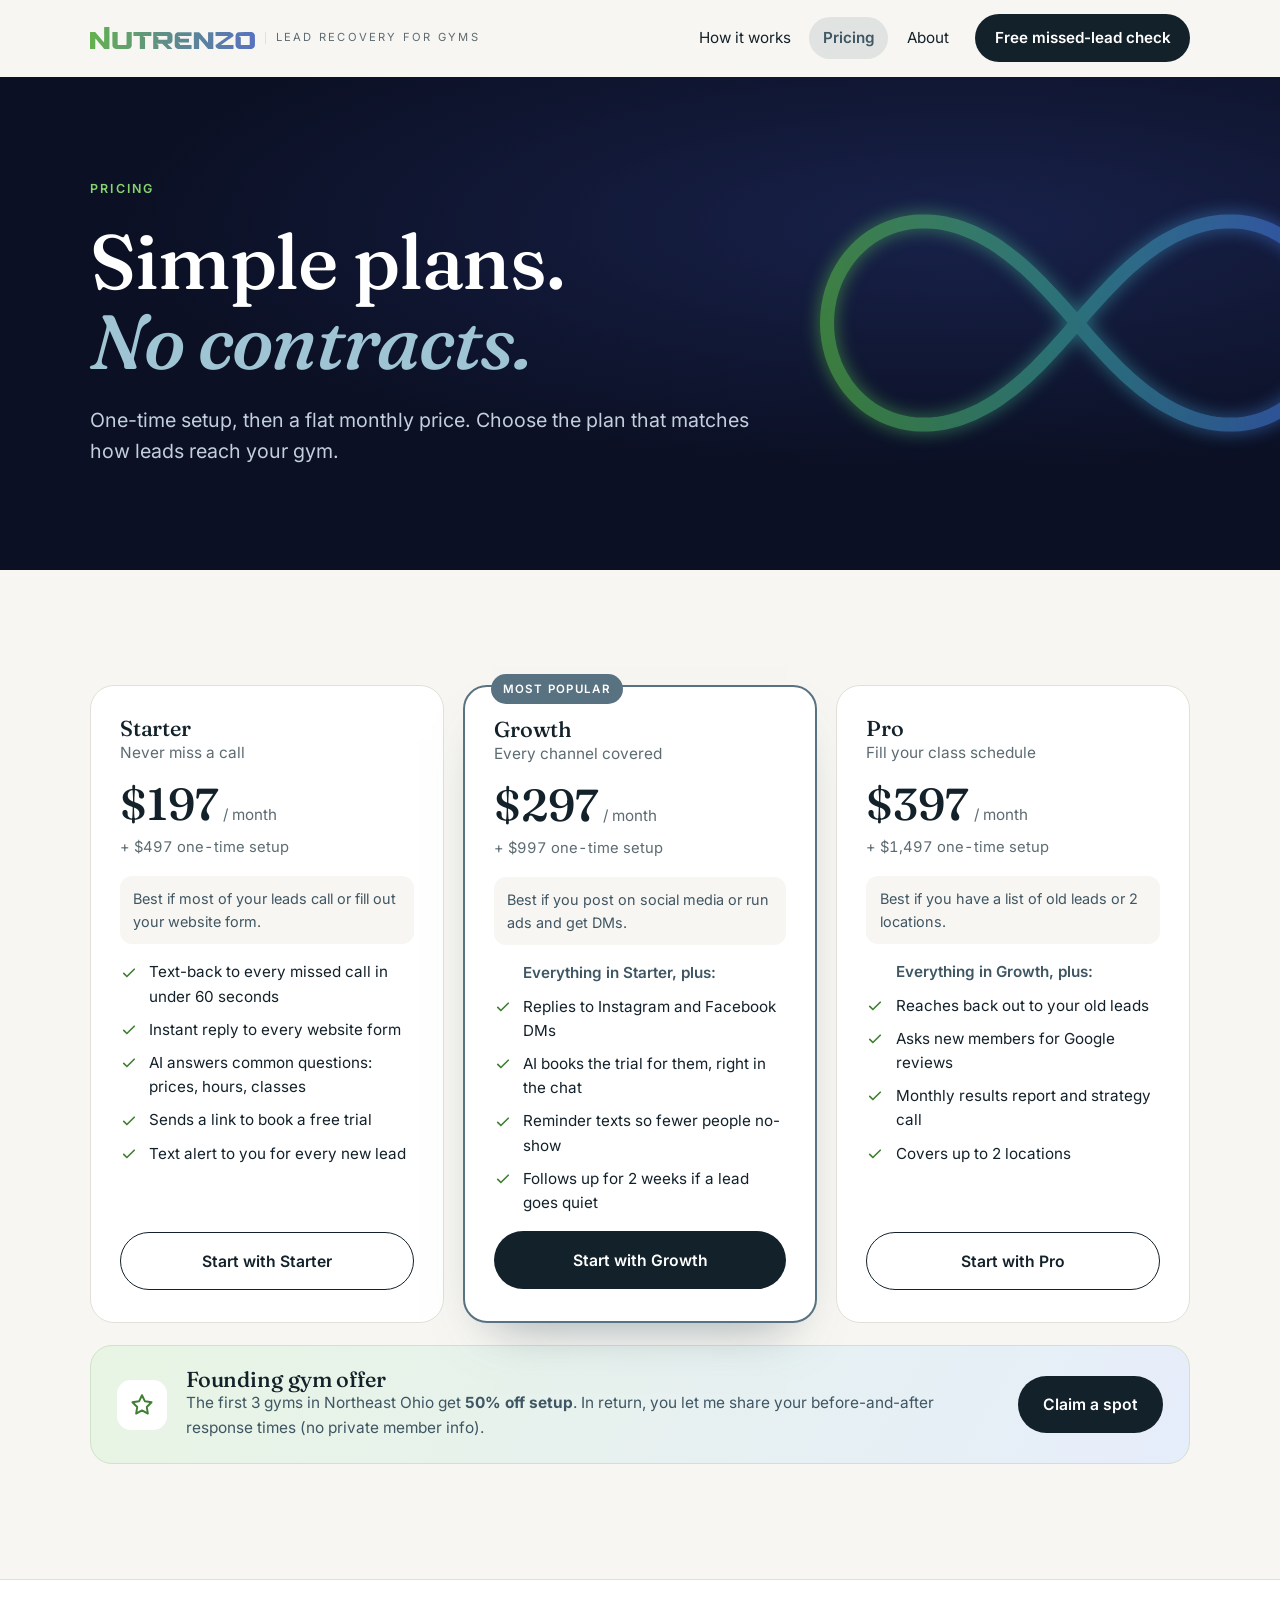
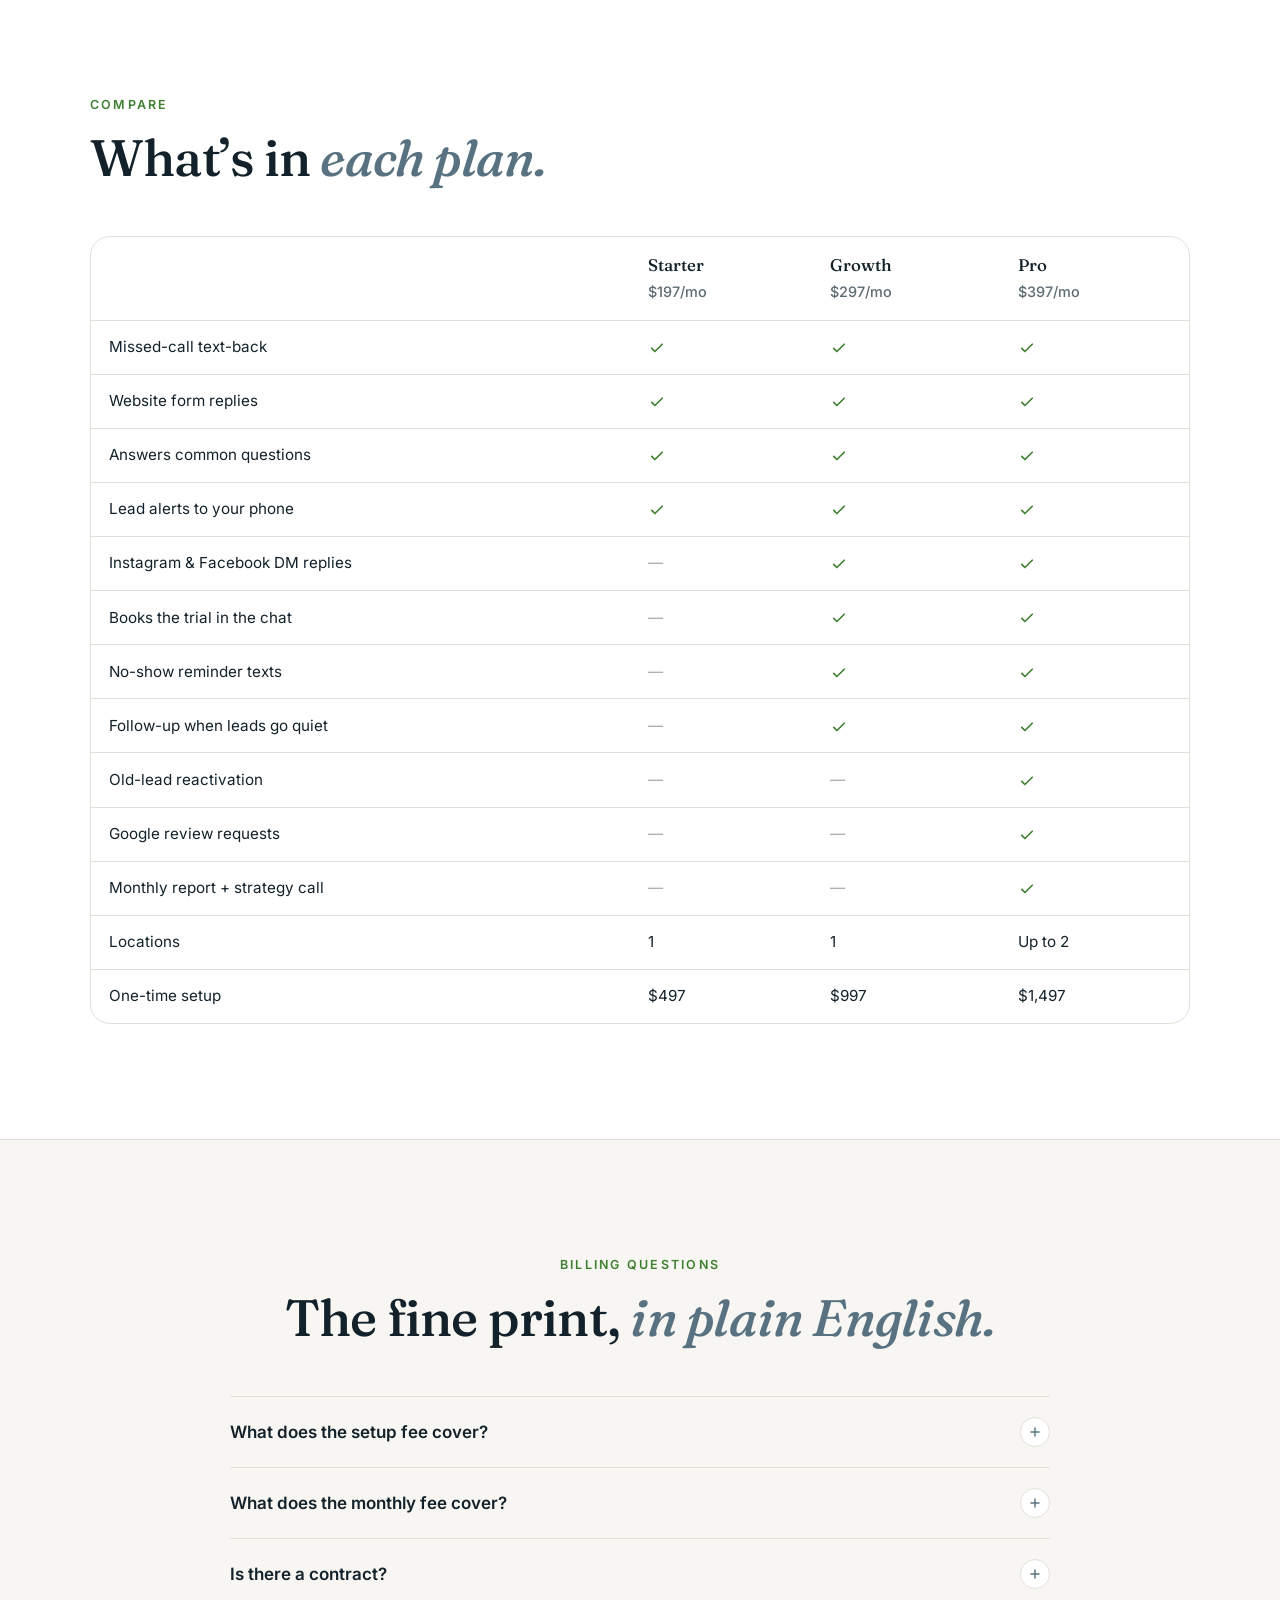
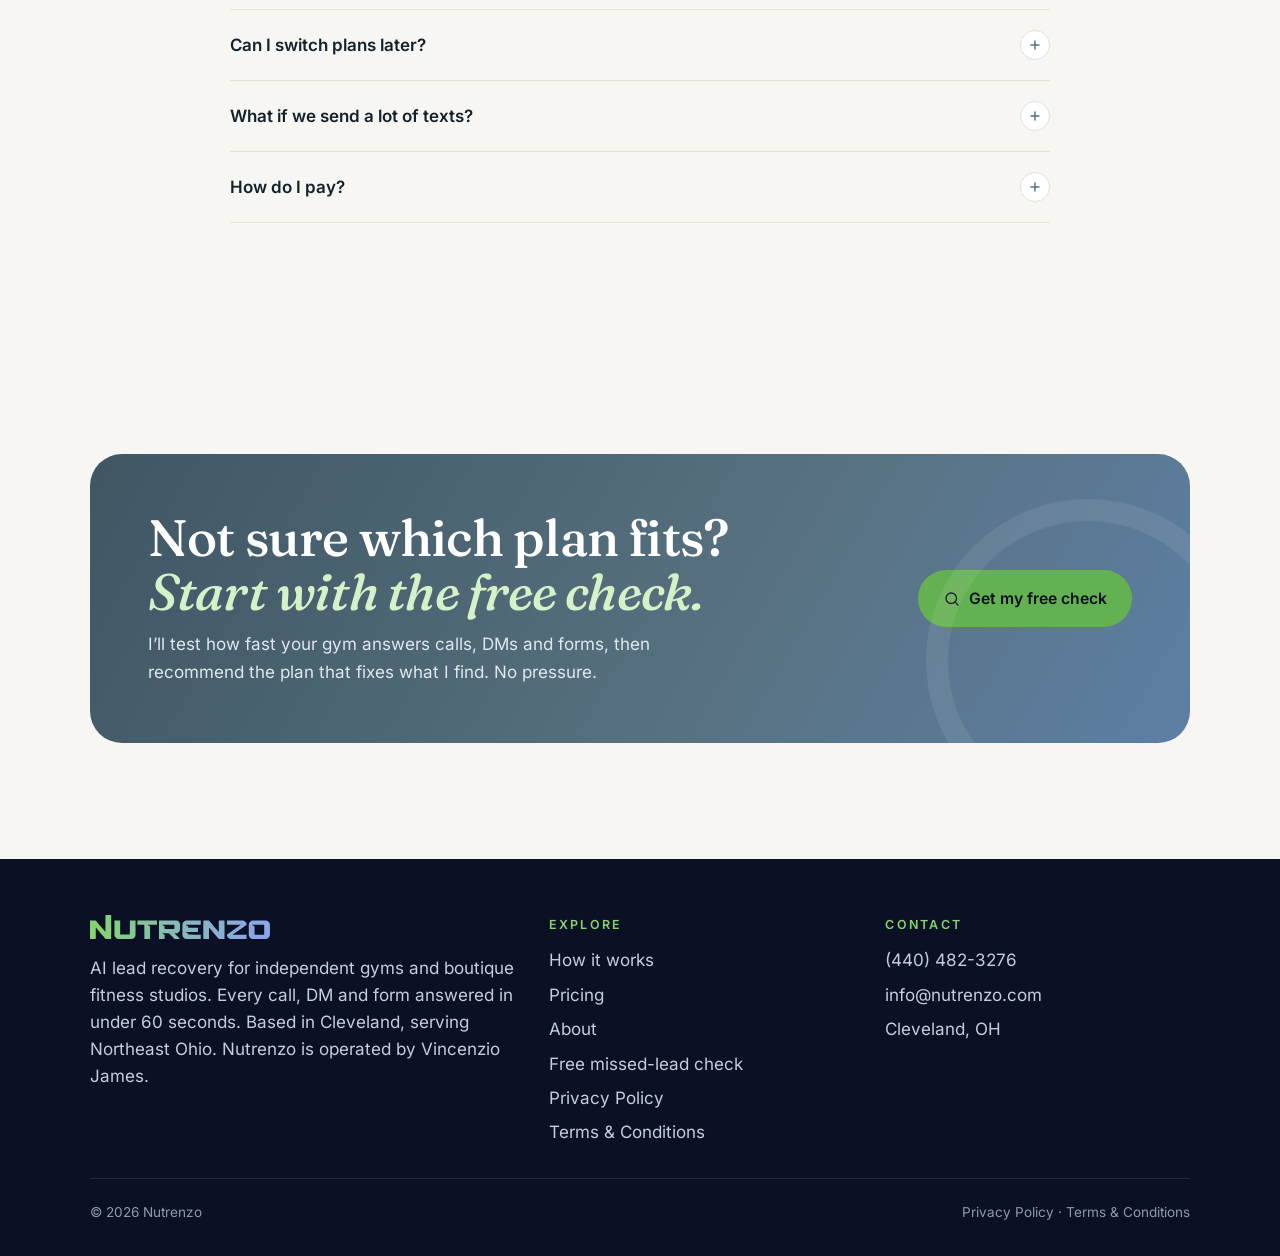
<file: pricing.html>
<!doctype html>
<html lang="en">
<head>
<meta charset="utf-8">
<meta name="viewport" content="width=device-width,initial-scale=1,viewport-fit=cover">
<meta name="theme-color" content="#0b1024">
<title>Pricing | Nutrenzo</title>
<meta name="description" content="AI lead recovery for gyms: Starter $197/mo, Growth $297/mo, Pro $397/mo, plus one-time setup. Month-to-month, cancel anytime.">
<link rel="canonical" href="https://nutrenzo.com/pricing">
<meta property="og:title" content="Pricing | Nutrenzo"><meta property="og:description" content="AI lead recovery for gyms: Starter $197/mo, Growth $297/mo, Pro $397/mo, plus one-time setup. Month-to-month, cancel anytime."><meta property="og:type" content="website"><meta property="og:url" content="https://nutrenzo.com/pricing">
<link rel="icon" href="assets/favicon.svg" type="image/svg+xml">
<link rel="preload" href="assets/fonts/fraunces.woff2" as="font" type="font/woff2" crossorigin>
<link rel="preload" href="assets/fonts/inter.woff2" as="font" type="font/woff2" crossorigin>
<link rel="stylesheet" href="assets/site.css">
</head>
<body>
<a class="skip" href="#main">Skip to content</a>
<header class="site-head"><div class="wrap">
<a class="brand" href="./" aria-label="Nutrenzo, home"><img src="assets/logo.svg" alt="Nutrenzo" width="160" height="22"><span>Lead Recovery for Gyms</span></a>
<button class="menu-btn" id="menu-btn" aria-expanded="false" aria-controls="nav"><i></i>Menu</button>
<nav class="nav" id="nav" aria-label="Main"><a href="./#how">How it works</a><a href="pricing.html" aria-current="page">Pricing</a><a href="about.html">About</a><a class="btn btn-ink" href="check.html">Free missed-lead check</a></nav>
</div></header>
<main id="main">
<section class="hero slim on-dark"><svg class="infinity infinity-bg" viewBox="0 0 560 300" aria-hidden="true" focusable="false">
<defs><linearGradient id="nzgrad" x1="0" x2="1" y1="0" y2="0"><stop offset="0" stop-color="#5fd04a"/><stop offset=".5" stop-color="#3fb6b0"/><stop offset="1" stop-color="#4c7dff"/></linearGradient>
<filter id="nzglow" x="-20%" y="-40%" width="140%" height="180%"><feGaussianBlur stdDeviation="9" result="b"/><feMerge><feMergeNode in="b"/><feMergeNode in="SourceGraphic"/></feMerge></filter>
<radialGradient id="nzspark"><stop offset="0" stop-color="#fff"/><stop offset=".25" stop-color="#cfe0ff"/><stop offset="1" stop-color="#4c7dff" stop-opacity="0"/></radialGradient></defs>
<g class="glow"><path class="loop" pathLength="1" d="M530.0 150.0 L529.7 158.2 L528.8 166.3 L527.3 174.3 L525.2 182.1 L522.5 189.7 L519.4 196.9 L515.7 203.8 L511.6 210.3 L507.1 216.4 L502.2 222.0 L497.0 227.1 L491.6 231.8 L485.9 235.9 L480.0 239.5 L473.9 242.7 L467.8 245.3 L461.6 247.4 L455.3 249.1 L449.0 250.4 L442.7 251.2 L436.5 251.6 L430.3 251.6 L424.2 251.3 L418.2 250.6 L412.2 249.6 L406.4 248.3 L400.7 246.7 L395.1 244.9 L389.6 242.8 L384.2 240.6 L379.0 238.1 L373.8 235.4 L368.8 232.6 L363.9 229.7 L359.1 226.6 L354.5 223.3 L349.9 220.0 L345.5 216.6 L341.1 213.1 L336.8 209.4 L332.6 205.8 L328.5 202.0 L324.5 198.2 L320.6 194.4 L316.7 190.5 L312.8 186.5 L309.1 182.5 L305.3 178.5 L301.6 174.5 L298.0 170.5 L294.3 166.4 L290.7 162.3 L287.1 158.2 L283.6 154.1 L280.0 150.0 L276.4 145.9 L272.9 141.8 L269.3 137.7 L265.7 133.6 L262.0 129.5 L258.4 125.5 L254.7 121.5 L250.9 117.5 L247.2 113.5 L243.3 109.5 L239.4 105.6 L235.5 101.8 L231.5 98.0 L227.4 94.2 L223.2 90.6 L218.9 86.9 L214.5 83.4 L210.1 80.0 L205.5 76.7 L200.9 73.4 L196.1 70.3 L191.2 67.4 L186.2 64.6 L181.0 61.9 L175.8 59.4 L170.4 57.2 L164.9 55.1 L159.3 53.3 L153.6 51.7 L147.8 50.4 L141.8 49.4 L135.8 48.7 L129.7 48.4 L123.5 48.4 L117.3 48.8 L111.0 49.6 L104.7 50.9 L98.4 52.6 L92.2 54.7 L86.1 57.3 L80.0 60.5 L74.1 64.1 L68.4 68.2 L63.0 72.9 L57.8 78.0 L52.9 83.6 L48.4 89.7 L44.3 96.2 L40.6 103.1 L37.5 110.3 L34.8 117.9 L32.7 125.7 L31.2 133.7 L30.3 141.8 L30.0 150.0 L30.3 158.2 L31.2 166.3 L32.7 174.3 L34.8 182.1 L37.5 189.7 L40.6 196.9 L44.3 203.8 L48.4 210.3 L52.9 216.4 L57.8 222.0 L63.0 227.1 L68.4 231.8 L74.1 235.9 L80.0 239.5 L86.1 242.7 L92.2 245.3 L98.4 247.4 L104.7 249.1 L111.0 250.4 L117.3 251.2 L123.5 251.6 L129.7 251.6 L135.8 251.3 L141.8 250.6 L147.8 249.6 L153.6 248.3 L159.3 246.7 L164.9 244.9 L170.4 242.8 L175.8 240.6 L181.0 238.1 L186.2 235.4 L191.2 232.6 L196.1 229.7 L200.9 226.6 L205.5 223.3 L210.1 220.0 L214.5 216.6 L218.9 213.1 L223.2 209.4 L227.4 205.8 L231.5 202.0 L235.5 198.2 L239.4 194.4 L243.3 190.5 L247.2 186.5 L250.9 182.5 L254.7 178.5 L258.4 174.5 L262.0 170.5 L265.7 166.4 L269.3 162.3 L272.9 158.2 L276.4 154.1 L280.0 150.0 L283.6 145.9 L287.1 141.8 L290.7 137.7 L294.3 133.6 L298.0 129.5 L301.6 125.5 L305.3 121.5 L309.1 117.5 L312.8 113.5 L316.7 109.5 L320.6 105.6 L324.5 101.8 L328.5 98.0 L332.6 94.2 L336.8 90.6 L341.1 86.9 L345.5 83.4 L349.9 80.0 L354.5 76.7 L359.1 73.4 L363.9 70.3 L368.8 67.4 L373.8 64.6 L379.0 61.9 L384.2 59.4 L389.6 57.2 L395.1 55.1 L400.7 53.3 L406.4 51.7 L412.2 50.4 L418.2 49.4 L424.2 48.7 L430.3 48.4 L436.5 48.4 L442.7 48.8 L449.0 49.6 L455.3 50.9 L461.6 52.6 L467.8 54.7 L473.9 57.3 L480.0 60.5 L485.9 64.1 L491.6 68.2 L497.0 72.9 L502.2 78.0 L507.1 83.6 L511.6 89.7 L515.7 96.2 L519.4 103.1 L522.5 110.3 L525.2 117.9 L527.3 125.7 L528.8 133.7 L529.7 141.8 L530.0 150.0Z"/></g>
<g class="spark"><circle cx="486" cy="58" r="16" fill="url(#nzspark)"/><path d="M486 20v76M448 58h76" stroke="#e6efff" stroke-width="1.6" stroke-linecap="round" opacity=".9"/></g>
</svg><div class="wrap"><div class="hero-copy" style="max-width:720px">
<span class="kicker">Pricing</span><h1>Simple plans. <em>No contracts.</em></h1><p class="lede">One-time setup, then a flat monthly price. Choose the plan that matches how leads reach your gym.</p></div></div></section>
<section class="section"><div class="wrap">
<div class="plans"><article class="plan" id="starter">
<div><h3>Starter</h3><p class="sub">Never miss a call</p></div>
<div class="price"><b>$197</b><span>/ month</span></div>
<p class="setup">+ $497 one-time setup</p>
<p class="who">Best if most of your leads call or fill out your website form.</p>
<ul class="ticks"><li><svg viewBox="0 0 24 24" fill="none" stroke="currentColor" stroke-width="2.2" stroke-linecap="round" stroke-linejoin="round" aria-hidden="true"><path d="M5 12.5l4.2 4.2L19 7"/></svg><span>Text-back to every missed call in under 60 seconds</span></li><li><svg viewBox="0 0 24 24" fill="none" stroke="currentColor" stroke-width="2.2" stroke-linecap="round" stroke-linejoin="round" aria-hidden="true"><path d="M5 12.5l4.2 4.2L19 7"/></svg><span>Instant reply to every website form</span></li><li><svg viewBox="0 0 24 24" fill="none" stroke="currentColor" stroke-width="2.2" stroke-linecap="round" stroke-linejoin="round" aria-hidden="true"><path d="M5 12.5l4.2 4.2L19 7"/></svg><span>AI answers common questions: prices, hours, classes</span></li><li><svg viewBox="0 0 24 24" fill="none" stroke="currentColor" stroke-width="2.2" stroke-linecap="round" stroke-linejoin="round" aria-hidden="true"><path d="M5 12.5l4.2 4.2L19 7"/></svg><span>Sends a link to book a free trial</span></li><li><svg viewBox="0 0 24 24" fill="none" stroke="currentColor" stroke-width="2.2" stroke-linecap="round" stroke-linejoin="round" aria-hidden="true"><path d="M5 12.5l4.2 4.2L19 7"/></svg><span>Text alert to you for every new lead</span></li></ul>
<a class="btn btn-line" href="check.html">Start with Starter</a>
</article><article class="plan pop" id="growth"><span class="badge">Most popular</span>
<div><h3>Growth</h3><p class="sub">Every channel covered</p></div>
<div class="price"><b>$297</b><span>/ month</span></div>
<p class="setup">+ $997 one-time setup</p>
<p class="who">Best if you post on social media or run ads and get DMs.</p>
<ul class="ticks"><li class="plus"><span></span><span>Everything in Starter, plus:</span></li><li><svg viewBox="0 0 24 24" fill="none" stroke="currentColor" stroke-width="2.2" stroke-linecap="round" stroke-linejoin="round" aria-hidden="true"><path d="M5 12.5l4.2 4.2L19 7"/></svg><span>Replies to Instagram and Facebook DMs</span></li><li><svg viewBox="0 0 24 24" fill="none" stroke="currentColor" stroke-width="2.2" stroke-linecap="round" stroke-linejoin="round" aria-hidden="true"><path d="M5 12.5l4.2 4.2L19 7"/></svg><span>AI books the trial for them, right in the chat</span></li><li><svg viewBox="0 0 24 24" fill="none" stroke="currentColor" stroke-width="2.2" stroke-linecap="round" stroke-linejoin="round" aria-hidden="true"><path d="M5 12.5l4.2 4.2L19 7"/></svg><span>Reminder texts so fewer people no-show</span></li><li><svg viewBox="0 0 24 24" fill="none" stroke="currentColor" stroke-width="2.2" stroke-linecap="round" stroke-linejoin="round" aria-hidden="true"><path d="M5 12.5l4.2 4.2L19 7"/></svg><span>Follows up for 2 weeks if a lead goes quiet</span></li></ul>
<a class="btn btn-ink" href="check.html">Start with Growth</a>
</article><article class="plan" id="pro">
<div><h3>Pro</h3><p class="sub">Fill your class schedule</p></div>
<div class="price"><b>$397</b><span>/ month</span></div>
<p class="setup">+ $1,497 one-time setup</p>
<p class="who">Best if you have a list of old leads or 2 locations.</p>
<ul class="ticks"><li class="plus"><span></span><span>Everything in Growth, plus:</span></li><li><svg viewBox="0 0 24 24" fill="none" stroke="currentColor" stroke-width="2.2" stroke-linecap="round" stroke-linejoin="round" aria-hidden="true"><path d="M5 12.5l4.2 4.2L19 7"/></svg><span>Reaches back out to your old leads</span></li><li><svg viewBox="0 0 24 24" fill="none" stroke="currentColor" stroke-width="2.2" stroke-linecap="round" stroke-linejoin="round" aria-hidden="true"><path d="M5 12.5l4.2 4.2L19 7"/></svg><span>Asks new members for Google reviews</span></li><li><svg viewBox="0 0 24 24" fill="none" stroke="currentColor" stroke-width="2.2" stroke-linecap="round" stroke-linejoin="round" aria-hidden="true"><path d="M5 12.5l4.2 4.2L19 7"/></svg><span>Monthly results report and strategy call</span></li><li><svg viewBox="0 0 24 24" fill="none" stroke="currentColor" stroke-width="2.2" stroke-linecap="round" stroke-linejoin="round" aria-hidden="true"><path d="M5 12.5l4.2 4.2L19 7"/></svg><span>Covers up to 2 locations</span></li></ul>
<a class="btn btn-line" href="check.html">Start with Pro</a>
</article></div>
<div class="founding"><div class="ic"><svg viewBox="0 0 24 24" fill="none" stroke="currentColor" stroke-width="1.8" stroke-linecap="round" stroke-linejoin="round" aria-hidden="true"><path d="M12 3l2.7 5.6 6.1.9-4.4 4.3 1 6.1L12 17l-5.4 2.9 1-6.1L3.2 9.5l6.1-.9z"/></svg></div>
<div><h3>Founding gym offer</h3><p>The first 3 gyms in Northeast Ohio get <b>50% off setup</b>. In return, you let me share your before-and-after response times (no private member info).</p></div>
<a class="btn btn-ink" href="check.html">Claim a spot</a></div>
</div></section>
<section class="section" style="background:var(--white);border-block:1px solid var(--line)"><div class="wrap">
<div class="head"><span class="kicker">Compare</span><h2>What’s in <em>each plan.</em></h2></div>
<div class="table-wrap"><table><thead><tr><th></th><th>Starter<br><span class="muted" style="font-family:var(--f-body);font-size:.9rem">$197/mo</span></th><th>Growth<br><span class="muted" style="font-family:var(--f-body);font-size:.9rem">$297/mo</span></th><th>Pro<br><span class="muted" style="font-family:var(--f-body);font-size:.9rem">$397/mo</span></th></tr></thead><tbody><tr><td>Missed-call text-back</td><td class="y"><svg width=18 height=18 viewBox="0 0 24 24" fill="none" stroke="currentColor" stroke-width="2.2" stroke-linecap="round" stroke-linejoin="round" aria-hidden="true"><path d="M5 12.5l4.2 4.2L19 7"/></svg><span class="sr">Included</span></td><td class="y"><svg width=18 height=18 viewBox="0 0 24 24" fill="none" stroke="currentColor" stroke-width="2.2" stroke-linecap="round" stroke-linejoin="round" aria-hidden="true"><path d="M5 12.5l4.2 4.2L19 7"/></svg><span class="sr">Included</span></td><td class="y"><svg width=18 height=18 viewBox="0 0 24 24" fill="none" stroke="currentColor" stroke-width="2.2" stroke-linecap="round" stroke-linejoin="round" aria-hidden="true"><path d="M5 12.5l4.2 4.2L19 7"/></svg><span class="sr">Included</span></td></tr><tr><td>Website form replies</td><td class="y"><svg width=18 height=18 viewBox="0 0 24 24" fill="none" stroke="currentColor" stroke-width="2.2" stroke-linecap="round" stroke-linejoin="round" aria-hidden="true"><path d="M5 12.5l4.2 4.2L19 7"/></svg><span class="sr">Included</span></td><td class="y"><svg width=18 height=18 viewBox="0 0 24 24" fill="none" stroke="currentColor" stroke-width="2.2" stroke-linecap="round" stroke-linejoin="round" aria-hidden="true"><path d="M5 12.5l4.2 4.2L19 7"/></svg><span class="sr">Included</span></td><td class="y"><svg width=18 height=18 viewBox="0 0 24 24" fill="none" stroke="currentColor" stroke-width="2.2" stroke-linecap="round" stroke-linejoin="round" aria-hidden="true"><path d="M5 12.5l4.2 4.2L19 7"/></svg><span class="sr">Included</span></td></tr><tr><td>Answers common questions</td><td class="y"><svg width=18 height=18 viewBox="0 0 24 24" fill="none" stroke="currentColor" stroke-width="2.2" stroke-linecap="round" stroke-linejoin="round" aria-hidden="true"><path d="M5 12.5l4.2 4.2L19 7"/></svg><span class="sr">Included</span></td><td class="y"><svg width=18 height=18 viewBox="0 0 24 24" fill="none" stroke="currentColor" stroke-width="2.2" stroke-linecap="round" stroke-linejoin="round" aria-hidden="true"><path d="M5 12.5l4.2 4.2L19 7"/></svg><span class="sr">Included</span></td><td class="y"><svg width=18 height=18 viewBox="0 0 24 24" fill="none" stroke="currentColor" stroke-width="2.2" stroke-linecap="round" stroke-linejoin="round" aria-hidden="true"><path d="M5 12.5l4.2 4.2L19 7"/></svg><span class="sr">Included</span></td></tr><tr><td>Lead alerts to your phone</td><td class="y"><svg width=18 height=18 viewBox="0 0 24 24" fill="none" stroke="currentColor" stroke-width="2.2" stroke-linecap="round" stroke-linejoin="round" aria-hidden="true"><path d="M5 12.5l4.2 4.2L19 7"/></svg><span class="sr">Included</span></td><td class="y"><svg width=18 height=18 viewBox="0 0 24 24" fill="none" stroke="currentColor" stroke-width="2.2" stroke-linecap="round" stroke-linejoin="round" aria-hidden="true"><path d="M5 12.5l4.2 4.2L19 7"/></svg><span class="sr">Included</span></td><td class="y"><svg width=18 height=18 viewBox="0 0 24 24" fill="none" stroke="currentColor" stroke-width="2.2" stroke-linecap="round" stroke-linejoin="round" aria-hidden="true"><path d="M5 12.5l4.2 4.2L19 7"/></svg><span class="sr">Included</span></td></tr><tr><td>Instagram & Facebook DM replies</td><td class="n">—<span class="sr">Not included</span></td><td class="y"><svg width=18 height=18 viewBox="0 0 24 24" fill="none" stroke="currentColor" stroke-width="2.2" stroke-linecap="round" stroke-linejoin="round" aria-hidden="true"><path d="M5 12.5l4.2 4.2L19 7"/></svg><span class="sr">Included</span></td><td class="y"><svg width=18 height=18 viewBox="0 0 24 24" fill="none" stroke="currentColor" stroke-width="2.2" stroke-linecap="round" stroke-linejoin="round" aria-hidden="true"><path d="M5 12.5l4.2 4.2L19 7"/></svg><span class="sr">Included</span></td></tr><tr><td>Books the trial in the chat</td><td class="n">—<span class="sr">Not included</span></td><td class="y"><svg width=18 height=18 viewBox="0 0 24 24" fill="none" stroke="currentColor" stroke-width="2.2" stroke-linecap="round" stroke-linejoin="round" aria-hidden="true"><path d="M5 12.5l4.2 4.2L19 7"/></svg><span class="sr">Included</span></td><td class="y"><svg width=18 height=18 viewBox="0 0 24 24" fill="none" stroke="currentColor" stroke-width="2.2" stroke-linecap="round" stroke-linejoin="round" aria-hidden="true"><path d="M5 12.5l4.2 4.2L19 7"/></svg><span class="sr">Included</span></td></tr><tr><td>No-show reminder texts</td><td class="n">—<span class="sr">Not included</span></td><td class="y"><svg width=18 height=18 viewBox="0 0 24 24" fill="none" stroke="currentColor" stroke-width="2.2" stroke-linecap="round" stroke-linejoin="round" aria-hidden="true"><path d="M5 12.5l4.2 4.2L19 7"/></svg><span class="sr">Included</span></td><td class="y"><svg width=18 height=18 viewBox="0 0 24 24" fill="none" stroke="currentColor" stroke-width="2.2" stroke-linecap="round" stroke-linejoin="round" aria-hidden="true"><path d="M5 12.5l4.2 4.2L19 7"/></svg><span class="sr">Included</span></td></tr><tr><td>Follow-up when leads go quiet</td><td class="n">—<span class="sr">Not included</span></td><td class="y"><svg width=18 height=18 viewBox="0 0 24 24" fill="none" stroke="currentColor" stroke-width="2.2" stroke-linecap="round" stroke-linejoin="round" aria-hidden="true"><path d="M5 12.5l4.2 4.2L19 7"/></svg><span class="sr">Included</span></td><td class="y"><svg width=18 height=18 viewBox="0 0 24 24" fill="none" stroke="currentColor" stroke-width="2.2" stroke-linecap="round" stroke-linejoin="round" aria-hidden="true"><path d="M5 12.5l4.2 4.2L19 7"/></svg><span class="sr">Included</span></td></tr><tr><td>Old-lead reactivation</td><td class="n">—<span class="sr">Not included</span></td><td class="n">—<span class="sr">Not included</span></td><td class="y"><svg width=18 height=18 viewBox="0 0 24 24" fill="none" stroke="currentColor" stroke-width="2.2" stroke-linecap="round" stroke-linejoin="round" aria-hidden="true"><path d="M5 12.5l4.2 4.2L19 7"/></svg><span class="sr">Included</span></td></tr><tr><td>Google review requests</td><td class="n">—<span class="sr">Not included</span></td><td class="n">—<span class="sr">Not included</span></td><td class="y"><svg width=18 height=18 viewBox="0 0 24 24" fill="none" stroke="currentColor" stroke-width="2.2" stroke-linecap="round" stroke-linejoin="round" aria-hidden="true"><path d="M5 12.5l4.2 4.2L19 7"/></svg><span class="sr">Included</span></td></tr><tr><td>Monthly report + strategy call</td><td class="n">—<span class="sr">Not included</span></td><td class="n">—<span class="sr">Not included</span></td><td class="y"><svg width=18 height=18 viewBox="0 0 24 24" fill="none" stroke="currentColor" stroke-width="2.2" stroke-linecap="round" stroke-linejoin="round" aria-hidden="true"><path d="M5 12.5l4.2 4.2L19 7"/></svg><span class="sr">Included</span></td></tr><tr><td>Locations</td><td>1</td><td>1</td><td>Up to 2</td></tr><tr><td>One-time setup</td><td>$497</td><td>$997</td><td>$1,497</td></tr></tbody></table></div>
</div></section>
<section class="section"><div class="wrap">
<div class="head center"><span class="kicker">Billing questions</span><h2>The fine print, <em>in plain English.</em></h2></div>
<div class="faq"><button class="faq-q" aria-expanded="false" aria-controls="pf0">What does the setup fee cover?</button><p class="faq-a" id="pf0" hidden>Building your AI and connecting everything: your gym phone, website form, Instagram, Facebook and booking calendar. It also covers teaching the AI your prices, classes and trial offer, testing it with you, and two weeks of fine-tuning after launch.</p><button class="faq-q" aria-expanded="false" aria-controls="pf1">What does the monthly fee cover?</button><p class="faq-a" id="pf1" hidden>Keeping it all running 24/7: the AI, hosting, text messaging for normal gym volume, monitoring, and updates when your prices or schedule change.</p><button class="faq-q" aria-expanded="false" aria-controls="pf2">Is there a contract?</button><p class="faq-a" id="pf2" hidden>No. Every plan is month-to-month. You can cancel anytime before your next billing date.</p><button class="faq-q" aria-expanded="false" aria-controls="pf3">Can I switch plans later?</button><p class="faq-a" id="pf3" hidden>Yes. Most gyms start on Starter or Growth and move up once they see the results. When you upgrade, you only pay the difference in setup.</p><button class="faq-q" aria-expanded="false" aria-controls="pf4">What if we send a lot of texts?</button><p class="faq-a" id="pf4" hidden>Plans include typical volume for a 1–2 location gym. If you grow far beyond that, we’ll talk before anything changes on your bill.</p><button class="faq-q" aria-expanded="false" aria-controls="pf5">How do I pay?</button><p class="faq-a" id="pf5" hidden>Setup is due when we start building, and the monthly plan begins when your system goes live. I send secure invoices you can pay by card.</p></div>
</div></section>
<section class="section" style="padding-bottom:0"><div class="wrap"><div class="cta-band">
<div><h2>Not sure which plan fits? <em>Start with the free check.</em></h2><p>I’ll test how fast your gym answers calls, DMs and forms, then recommend the plan that fixes what I find. No pressure.</p></div>
<div class="actions"><a class="btn btn-green" href="check.html"><svg viewBox="0 0 24 24" fill="none" stroke="currentColor" stroke-width="1.8" stroke-linecap="round" stroke-linejoin="round" aria-hidden="true"><circle cx="11" cy="11" r="7"/><path d="M20 20l-3.5-3.5"/></svg>Get my free check</a></div>
</div></div></section>
</main>
<footer class="site-foot"><div class="wrap">
<div><img src="assets/logo-light.svg" alt="Nutrenzo" width="175" height="24"><p>AI lead recovery for independent gyms and boutique fitness studios. Every call, DM and form answered in under 60 seconds. Based in Cleveland, serving Northeast Ohio. Nutrenzo is operated by Vincenzio James.</p></div>
<div><h4>Explore</h4><ul><li><a href="./#how">How it works</a></li><li><a href="pricing.html">Pricing</a></li><li><a href="about.html">About</a></li><li><a href="check.html">Free missed-lead check</a></li><li><a href="privacy.html">Privacy Policy</a></li><li><a href="terms.html">Terms &amp; Conditions</a></li></ul></div>
<div><h4>Contact</h4><ul><li><a href="tel:+14404823276">(440) 482-3276</a></li><li><a href="mailto:info@nutrenzo.com">info@nutrenzo.com</a></li><li>Cleveland, OH</li></ul></div>
<div class="legal"><span>© <span id="yr">2026</span> Nutrenzo</span><span><a href="privacy.html">Privacy Policy</a> &middot; <a href="terms.html">Terms &amp; Conditions</a></span></div>
</div></footer>
<script src="assets/site.js" defer></script>
</body>
</html>
</file>
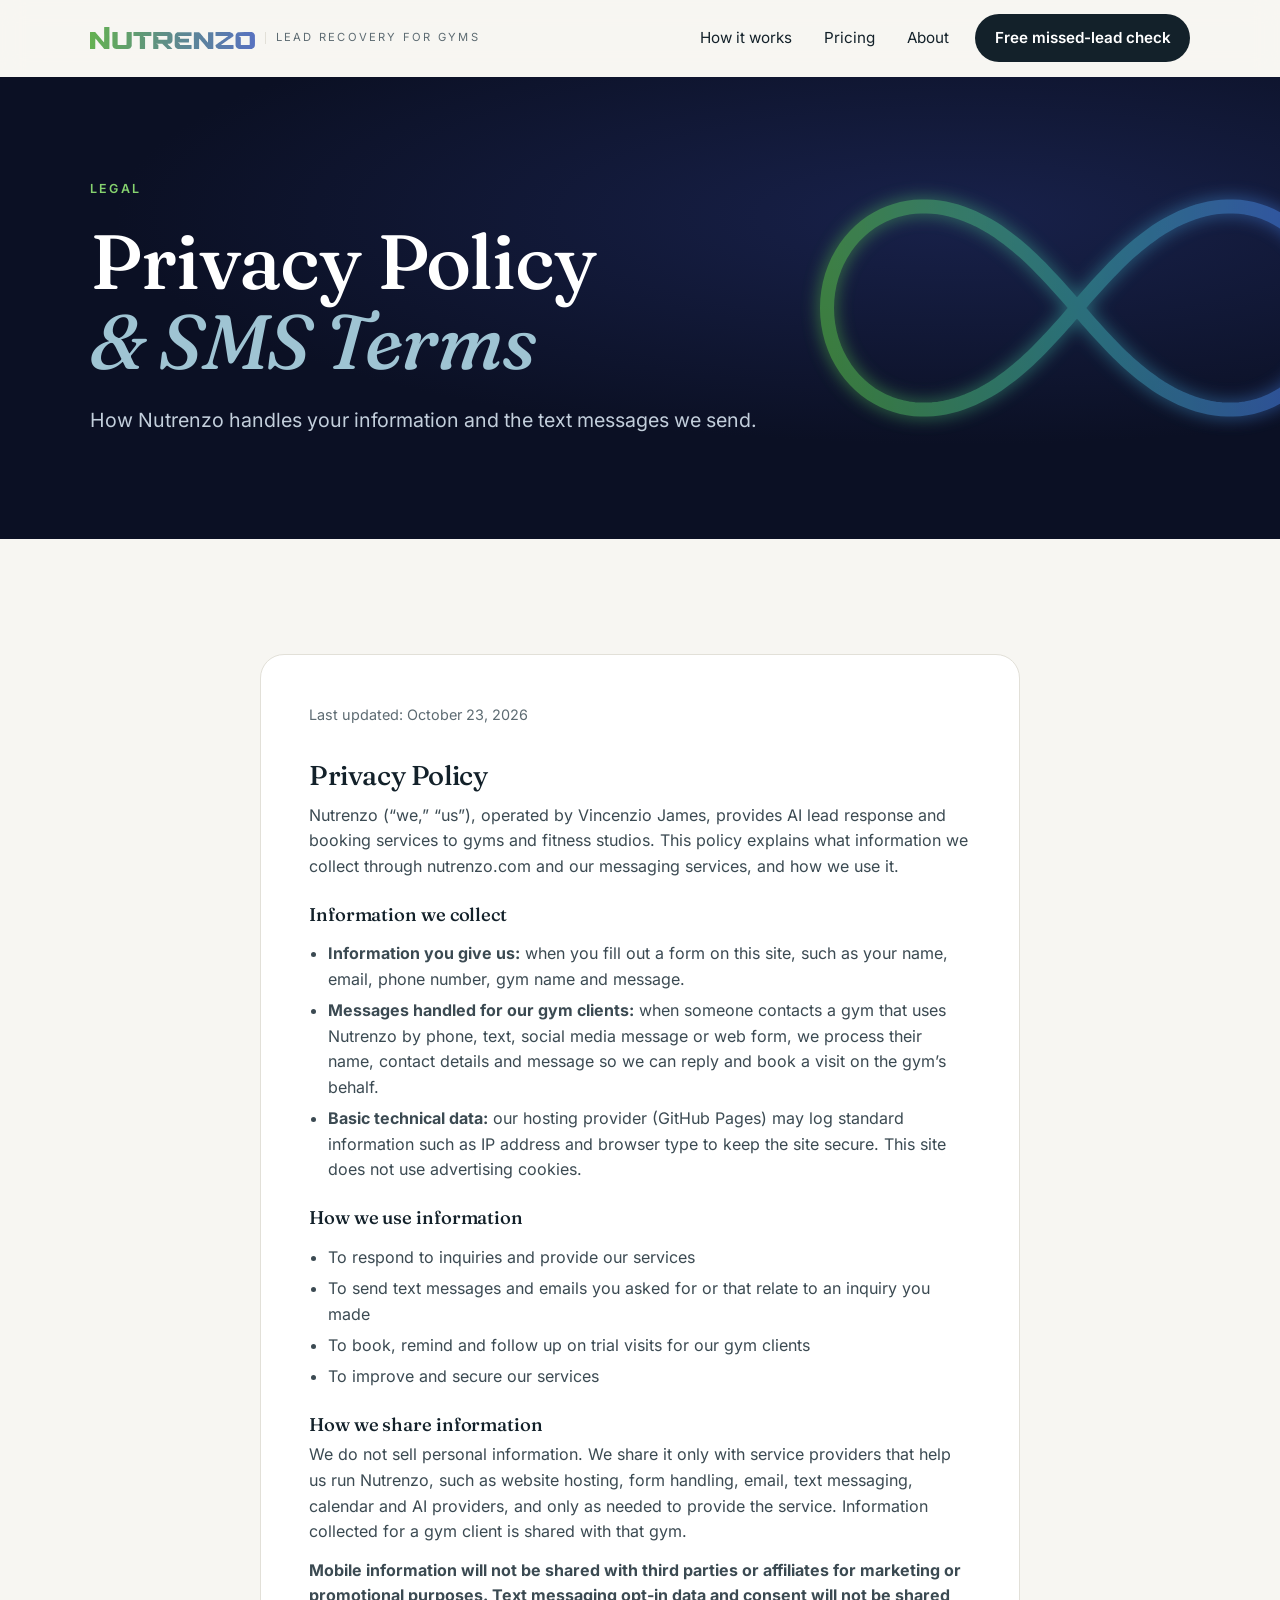
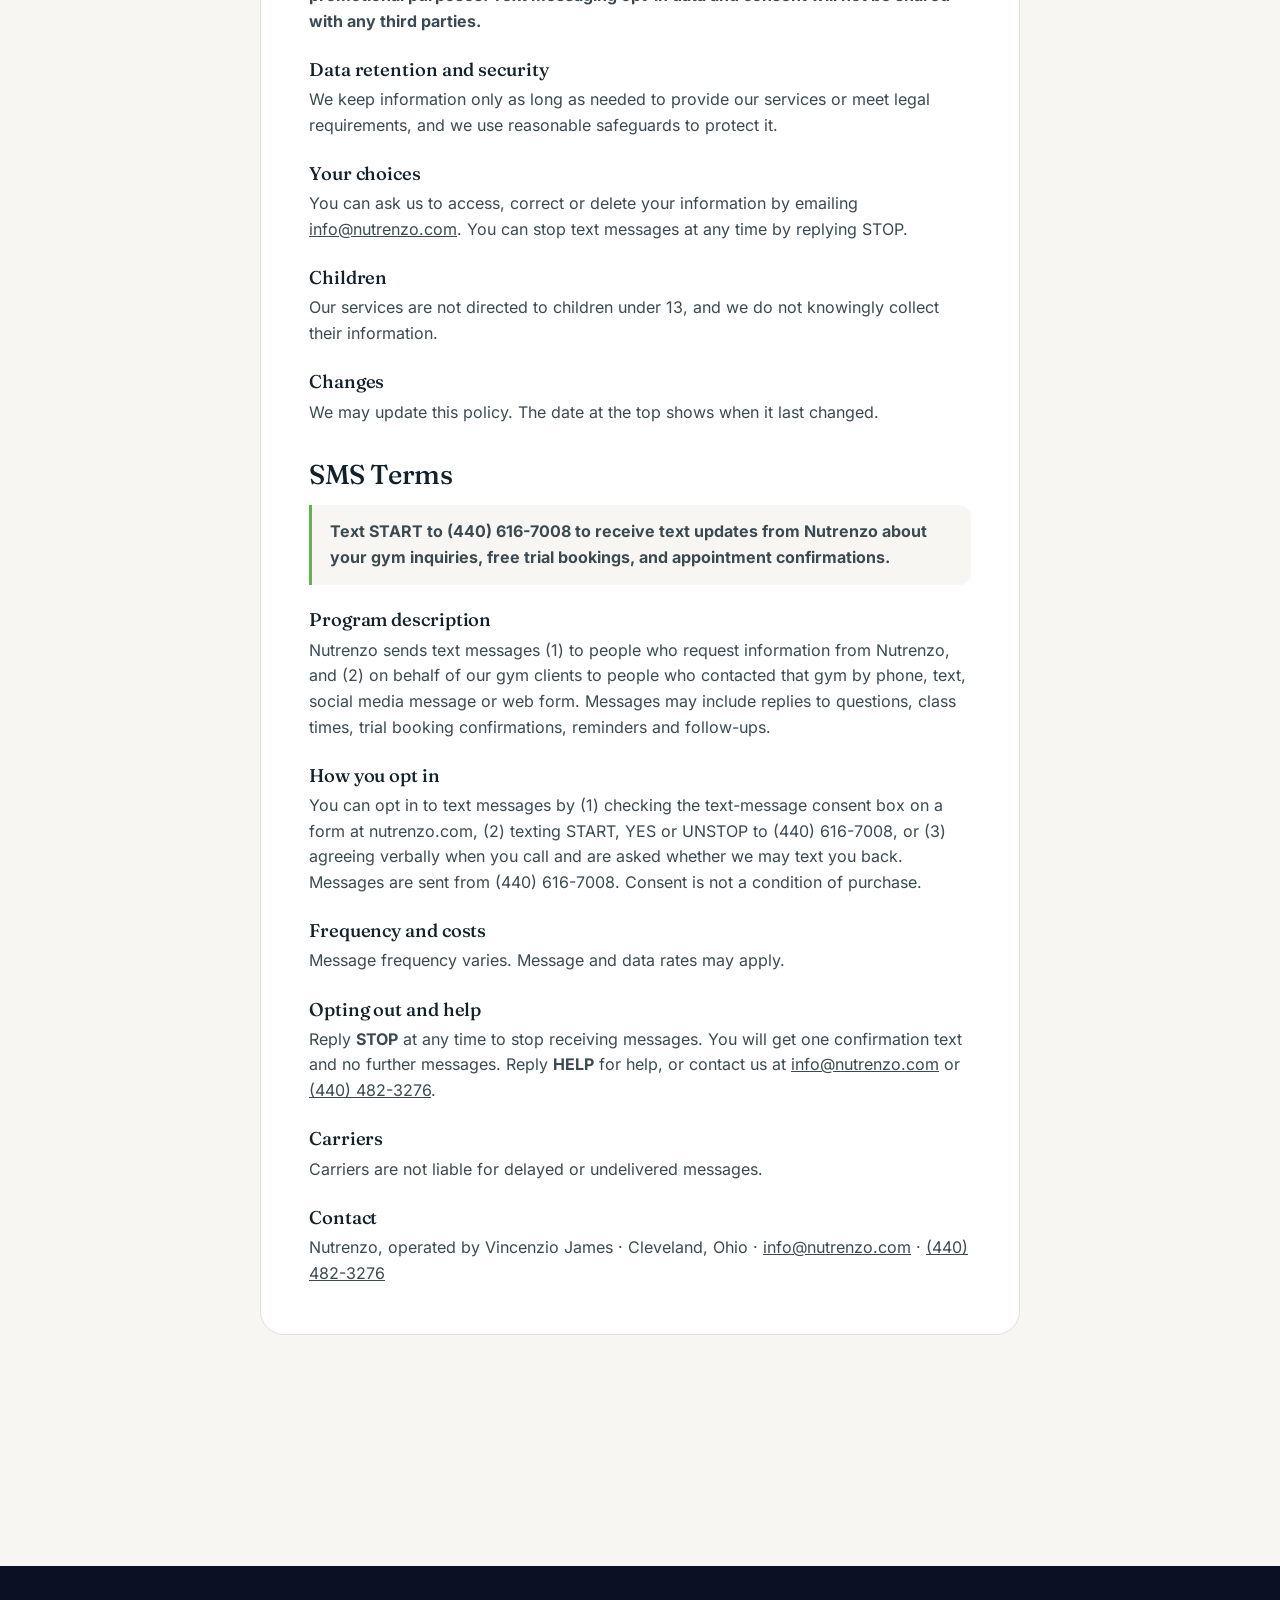
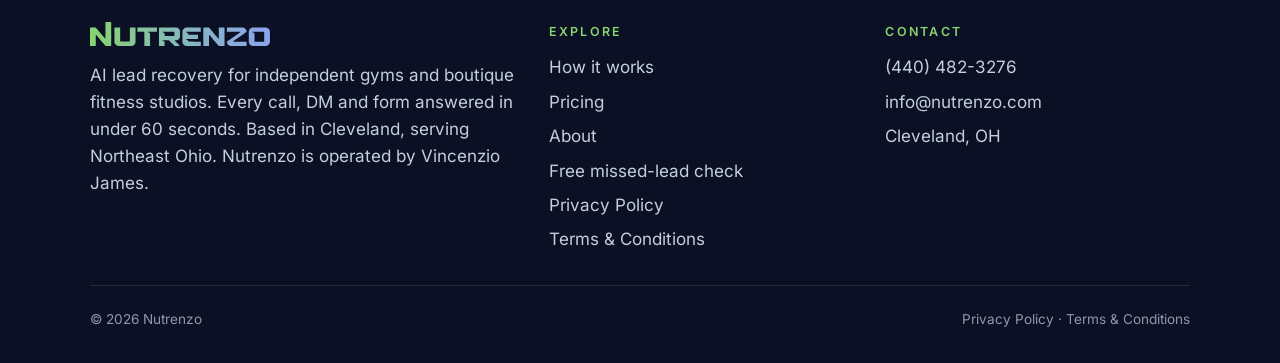
<file: privacy.html>
<!doctype html>
<html lang="en">
<head>
<meta charset="utf-8">
<meta name="viewport" content="width=device-width,initial-scale=1,viewport-fit=cover">
<meta name="theme-color" content="#0b1024">
<title>Privacy Policy & SMS Terms | Nutrenzo</title>
<meta name="description" content="Nutrenzo’s privacy policy and SMS terms for text messages sent to leads and gym clients.">
<link rel="canonical" href="https://nutrenzo.com/privacy">
<meta property="og:title" content="Privacy Policy & SMS Terms | Nutrenzo"><meta property="og:description" content="Nutrenzo’s privacy policy and SMS terms for text messages sent to leads and gym clients."><meta property="og:type" content="website"><meta property="og:url" content="https://nutrenzo.com/privacy">
<link rel="icon" href="assets/favicon.svg" type="image/svg+xml">
<link rel="preload" href="assets/fonts/fraunces.woff2" as="font" type="font/woff2" crossorigin>
<link rel="preload" href="assets/fonts/inter.woff2" as="font" type="font/woff2" crossorigin>
<link rel="stylesheet" href="assets/site.css">
</head>
<body>
<a class="skip" href="#main">Skip to content</a>
<header class="site-head"><div class="wrap">
<a class="brand" href="./" aria-label="Nutrenzo, home"><img src="assets/logo.svg" alt="Nutrenzo" width="160" height="22"><span>Lead Recovery for Gyms</span></a>
<button class="menu-btn" id="menu-btn" aria-expanded="false" aria-controls="nav"><i></i>Menu</button>
<nav class="nav" id="nav" aria-label="Main"><a href="./#how">How it works</a><a href="pricing.html">Pricing</a><a href="about.html">About</a><a class="btn btn-ink" href="check.html">Free missed-lead check</a></nav>
</div></header>
<main id="main">
<section class="hero slim on-dark"><svg class="infinity infinity-bg" viewBox="0 0 560 300" aria-hidden="true" focusable="false">
<defs><linearGradient id="nzgrad" x1="0" x2="1" y1="0" y2="0"><stop offset="0" stop-color="#5fd04a"/><stop offset=".5" stop-color="#3fb6b0"/><stop offset="1" stop-color="#4c7dff"/></linearGradient>
<filter id="nzglow" x="-20%" y="-40%" width="140%" height="180%"><feGaussianBlur stdDeviation="9" result="b"/><feMerge><feMergeNode in="b"/><feMergeNode in="SourceGraphic"/></feMerge></filter>
<radialGradient id="nzspark"><stop offset="0" stop-color="#fff"/><stop offset=".25" stop-color="#cfe0ff"/><stop offset="1" stop-color="#4c7dff" stop-opacity="0"/></radialGradient></defs>
<g class="glow"><path class="loop" pathLength="1" d="M530.0 150.0 L529.7 158.2 L528.8 166.3 L527.3 174.3 L525.2 182.1 L522.5 189.7 L519.4 196.9 L515.7 203.8 L511.6 210.3 L507.1 216.4 L502.2 222.0 L497.0 227.1 L491.6 231.8 L485.9 235.9 L480.0 239.5 L473.9 242.7 L467.8 245.3 L461.6 247.4 L455.3 249.1 L449.0 250.4 L442.7 251.2 L436.5 251.6 L430.3 251.6 L424.2 251.3 L418.2 250.6 L412.2 249.6 L406.4 248.3 L400.7 246.7 L395.1 244.9 L389.6 242.8 L384.2 240.6 L379.0 238.1 L373.8 235.4 L368.8 232.6 L363.9 229.7 L359.1 226.6 L354.5 223.3 L349.9 220.0 L345.5 216.6 L341.1 213.1 L336.8 209.4 L332.6 205.8 L328.5 202.0 L324.5 198.2 L320.6 194.4 L316.7 190.5 L312.8 186.5 L309.1 182.5 L305.3 178.5 L301.6 174.5 L298.0 170.5 L294.3 166.4 L290.7 162.3 L287.1 158.2 L283.6 154.1 L280.0 150.0 L276.4 145.9 L272.9 141.8 L269.3 137.7 L265.7 133.6 L262.0 129.5 L258.4 125.5 L254.7 121.5 L250.9 117.5 L247.2 113.5 L243.3 109.5 L239.4 105.6 L235.5 101.8 L231.5 98.0 L227.4 94.2 L223.2 90.6 L218.9 86.9 L214.5 83.4 L210.1 80.0 L205.5 76.7 L200.9 73.4 L196.1 70.3 L191.2 67.4 L186.2 64.6 L181.0 61.9 L175.8 59.4 L170.4 57.2 L164.9 55.1 L159.3 53.3 L153.6 51.7 L147.8 50.4 L141.8 49.4 L135.8 48.7 L129.7 48.4 L123.5 48.4 L117.3 48.8 L111.0 49.6 L104.7 50.9 L98.4 52.6 L92.2 54.7 L86.1 57.3 L80.0 60.5 L74.1 64.1 L68.4 68.2 L63.0 72.9 L57.8 78.0 L52.9 83.6 L48.4 89.7 L44.3 96.2 L40.6 103.1 L37.5 110.3 L34.8 117.9 L32.7 125.7 L31.2 133.7 L30.3 141.8 L30.0 150.0 L30.3 158.2 L31.2 166.3 L32.7 174.3 L34.8 182.1 L37.5 189.7 L40.6 196.9 L44.3 203.8 L48.4 210.3 L52.9 216.4 L57.8 222.0 L63.0 227.1 L68.4 231.8 L74.1 235.9 L80.0 239.5 L86.1 242.7 L92.2 245.3 L98.4 247.4 L104.7 249.1 L111.0 250.4 L117.3 251.2 L123.5 251.6 L129.7 251.6 L135.8 251.3 L141.8 250.6 L147.8 249.6 L153.6 248.3 L159.3 246.7 L164.9 244.9 L170.4 242.8 L175.8 240.6 L181.0 238.1 L186.2 235.4 L191.2 232.6 L196.1 229.7 L200.9 226.6 L205.5 223.3 L210.1 220.0 L214.5 216.6 L218.9 213.1 L223.2 209.4 L227.4 205.8 L231.5 202.0 L235.5 198.2 L239.4 194.4 L243.3 190.5 L247.2 186.5 L250.9 182.5 L254.7 178.5 L258.4 174.5 L262.0 170.5 L265.7 166.4 L269.3 162.3 L272.9 158.2 L276.4 154.1 L280.0 150.0 L283.6 145.9 L287.1 141.8 L290.7 137.7 L294.3 133.6 L298.0 129.5 L301.6 125.5 L305.3 121.5 L309.1 117.5 L312.8 113.5 L316.7 109.5 L320.6 105.6 L324.5 101.8 L328.5 98.0 L332.6 94.2 L336.8 90.6 L341.1 86.9 L345.5 83.4 L349.9 80.0 L354.5 76.7 L359.1 73.4 L363.9 70.3 L368.8 67.4 L373.8 64.6 L379.0 61.9 L384.2 59.4 L389.6 57.2 L395.1 55.1 L400.7 53.3 L406.4 51.7 L412.2 50.4 L418.2 49.4 L424.2 48.7 L430.3 48.4 L436.5 48.4 L442.7 48.8 L449.0 49.6 L455.3 50.9 L461.6 52.6 L467.8 54.7 L473.9 57.3 L480.0 60.5 L485.9 64.1 L491.6 68.2 L497.0 72.9 L502.2 78.0 L507.1 83.6 L511.6 89.7 L515.7 96.2 L519.4 103.1 L522.5 110.3 L525.2 117.9 L527.3 125.7 L528.8 133.7 L529.7 141.8 L530.0 150.0Z"/></g>
<g class="spark"><circle cx="486" cy="58" r="16" fill="url(#nzspark)"/><path d="M486 20v76M448 58h76" stroke="#e6efff" stroke-width="1.6" stroke-linecap="round" opacity=".9"/></g>
</svg><div class="wrap"><div class="hero-copy" style="max-width:720px">
<span class="kicker">Legal</span><h1>Privacy Policy <em>&amp; SMS Terms</em></h1><p class="lede">How Nutrenzo handles your information and the text messages we send.</p></div></div></section>
<section class="section"><div class="wrap"><article class="legal-doc">
<p class="eff">Last updated: October 23, 2026</p>
<h2 id="privacy">Privacy Policy</h2>
<p>Nutrenzo (“we,” “us”), operated by Vincenzio James, provides AI lead response and booking services to gyms and fitness studios. This policy explains what information we collect through nutrenzo.com and our messaging services, and how we use it.</p>
<h3>Information we collect</h3>
<ul><li><b>Information you give us:</b> when you fill out a form on this site, such as your name, email, phone number, gym name and message.</li>
<li><b>Messages handled for our gym clients:</b> when someone contacts a gym that uses Nutrenzo by phone, text, social media message or web form, we process their name, contact details and message so we can reply and book a visit on the gym’s behalf.</li>
<li><b>Basic technical data:</b> our hosting provider (GitHub Pages) may log standard information such as IP address and browser type to keep the site secure. This site does not use advertising cookies.</li></ul>
<h3>How we use information</h3>
<ul><li>To respond to inquiries and provide our services</li><li>To send text messages and emails you asked for or that relate to an inquiry you made</li><li>To book, remind and follow up on trial visits for our gym clients</li><li>To improve and secure our services</li></ul>
<h3>How we share information</h3>
<p>We do not sell personal information. We share it only with service providers that help us run Nutrenzo, such as website hosting, form handling, email, text messaging, calendar and AI providers, and only as needed to provide the service. Information collected for a gym client is shared with that gym.</p>
<p><b>Mobile information will not be shared with third parties or affiliates for marketing or promotional purposes. Text messaging opt-in data and consent will not be shared with any third parties.</b></p>
<h3>Data retention and security</h3>
<p>We keep information only as long as needed to provide our services or meet legal requirements, and we use reasonable safeguards to protect it.</p>
<h3>Your choices</h3>
<p>You can ask us to access, correct or delete your information by emailing <a href="mailto:info@nutrenzo.com">info@nutrenzo.com</a>. You can stop text messages at any time by replying STOP.</p>
<h3>Children</h3>
<p>Our services are not directed to children under 13, and we do not knowingly collect their information.</p>
<h3>Changes</h3>
<p>We may update this policy. The date at the top shows when it last changed.</p>

<h2 id="sms-terms">SMS Terms</h2>
<p class="cta-line"><b>Text START to (440) 616-7008 to receive text updates from Nutrenzo about your gym inquiries, free trial bookings, and appointment confirmations.</b></p>
<h3>Program description</h3>
<p>Nutrenzo sends text messages (1) to people who request information from Nutrenzo, and (2) on behalf of our gym clients to people who contacted that gym by phone, text, social media message or web form. Messages may include replies to questions, class times, trial booking confirmations, reminders and follow-ups.</p>
<h3>How you opt in</h3>
<p>You can opt in to text messages by (1) checking the text-message consent box on a form at nutrenzo.com, (2) texting START, YES or UNSTOP to (440) 616-7008, or (3) agreeing verbally when you call and are asked whether we may text you back. Messages are sent from (440) 616-7008. Consent is not a condition of purchase.</p>
<h3>Frequency and costs</h3>
<p>Message frequency varies. Message and data rates may apply.</p>
<h3>Opting out and help</h3>
<p>Reply <b>STOP</b> at any time to stop receiving messages. You will get one confirmation text and no further messages. Reply <b>HELP</b> for help, or contact us at <a href="mailto:info@nutrenzo.com">info@nutrenzo.com</a> or <a href="tel:+14404823276">(440) 482-3276</a>.</p>
<h3>Carriers</h3>
<p>Carriers are not liable for delayed or undelivered messages.</p>
<h3>Contact</h3>
<p>Nutrenzo, operated by Vincenzio James · Cleveland, Ohio · <a href="mailto:info@nutrenzo.com">info@nutrenzo.com</a> · <a href="tel:+14404823276">(440) 482-3276</a></p>
</article></div></section>
</main>
<footer class="site-foot"><div class="wrap">
<div><img src="assets/logo-light.svg" alt="Nutrenzo" width="175" height="24"><p>AI lead recovery for independent gyms and boutique fitness studios. Every call, DM and form answered in under 60 seconds. Based in Cleveland, serving Northeast Ohio. Nutrenzo is operated by Vincenzio James.</p></div>
<div><h4>Explore</h4><ul><li><a href="./#how">How it works</a></li><li><a href="pricing.html">Pricing</a></li><li><a href="about.html">About</a></li><li><a href="check.html">Free missed-lead check</a></li><li><a href="privacy.html">Privacy Policy</a></li><li><a href="terms.html">Terms &amp; Conditions</a></li></ul></div>
<div><h4>Contact</h4><ul><li><a href="tel:+14404823276">(440) 482-3276</a></li><li><a href="mailto:info@nutrenzo.com">info@nutrenzo.com</a></li><li>Cleveland, OH</li></ul></div>
<div class="legal"><span>© <span id="yr">2026</span> Nutrenzo</span><span><a href="privacy.html">Privacy Policy</a> &middot; <a href="terms.html">Terms &amp; Conditions</a></span></div>
</div></footer>
<script src="assets/site.js" defer></script>
</body>
</html>
</file>
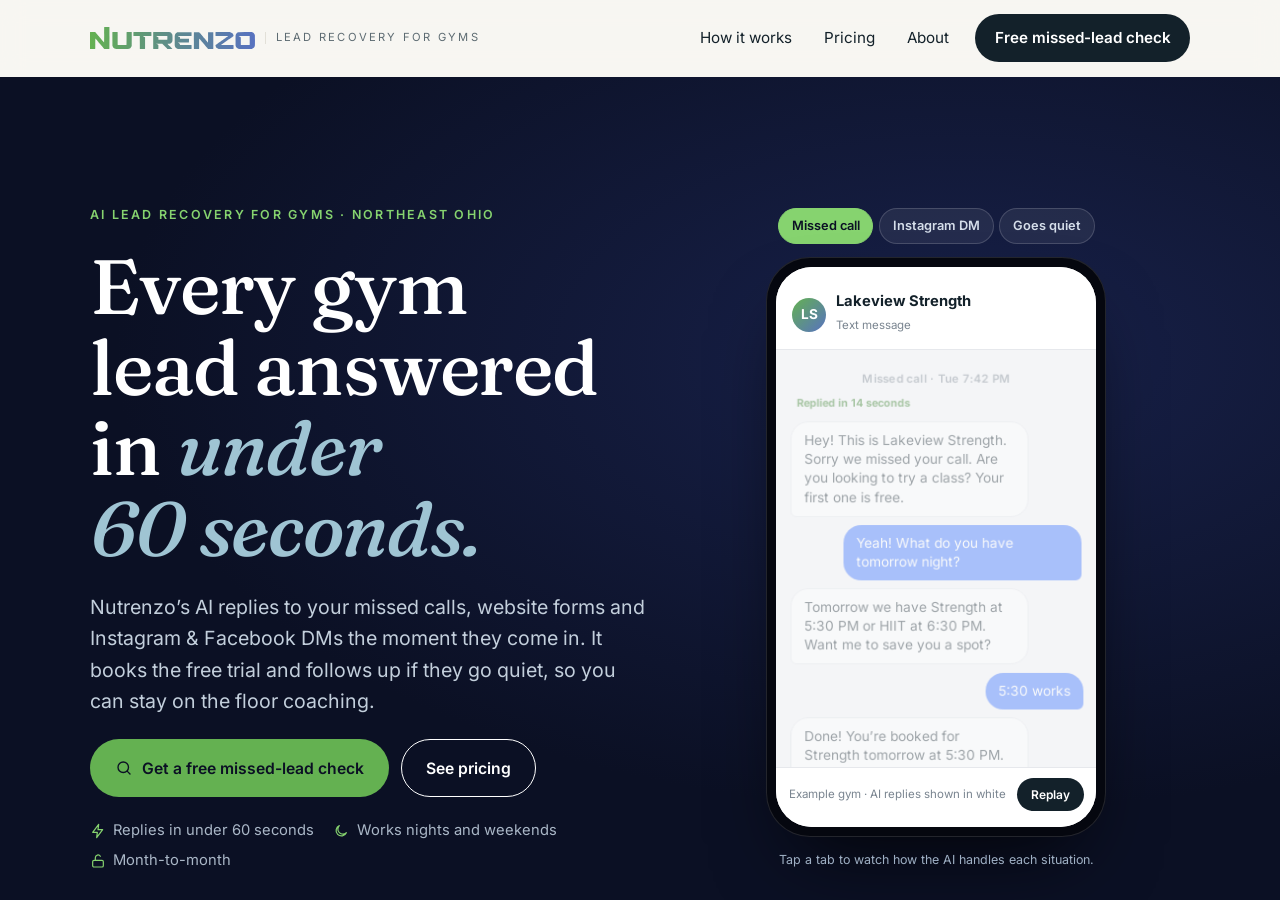
<file: stories.html>
<!doctype html>
<html lang="en"><head><meta charset="utf-8"><meta name="viewport" content="width=device-width,initial-scale=1">
<title>Moved | Nutrenzo</title>
<link rel="canonical" href="https://nutrenzo.com/">
<meta http-equiv="refresh" content="0; url=/">
<meta name="robots" content="noindex">
</head><body style="font-family:system-ui,sans-serif;padding:2rem"><p>This page has moved. <a href="/">Go to the Nutrenzo home page</a>.</p></body></html>
</file>
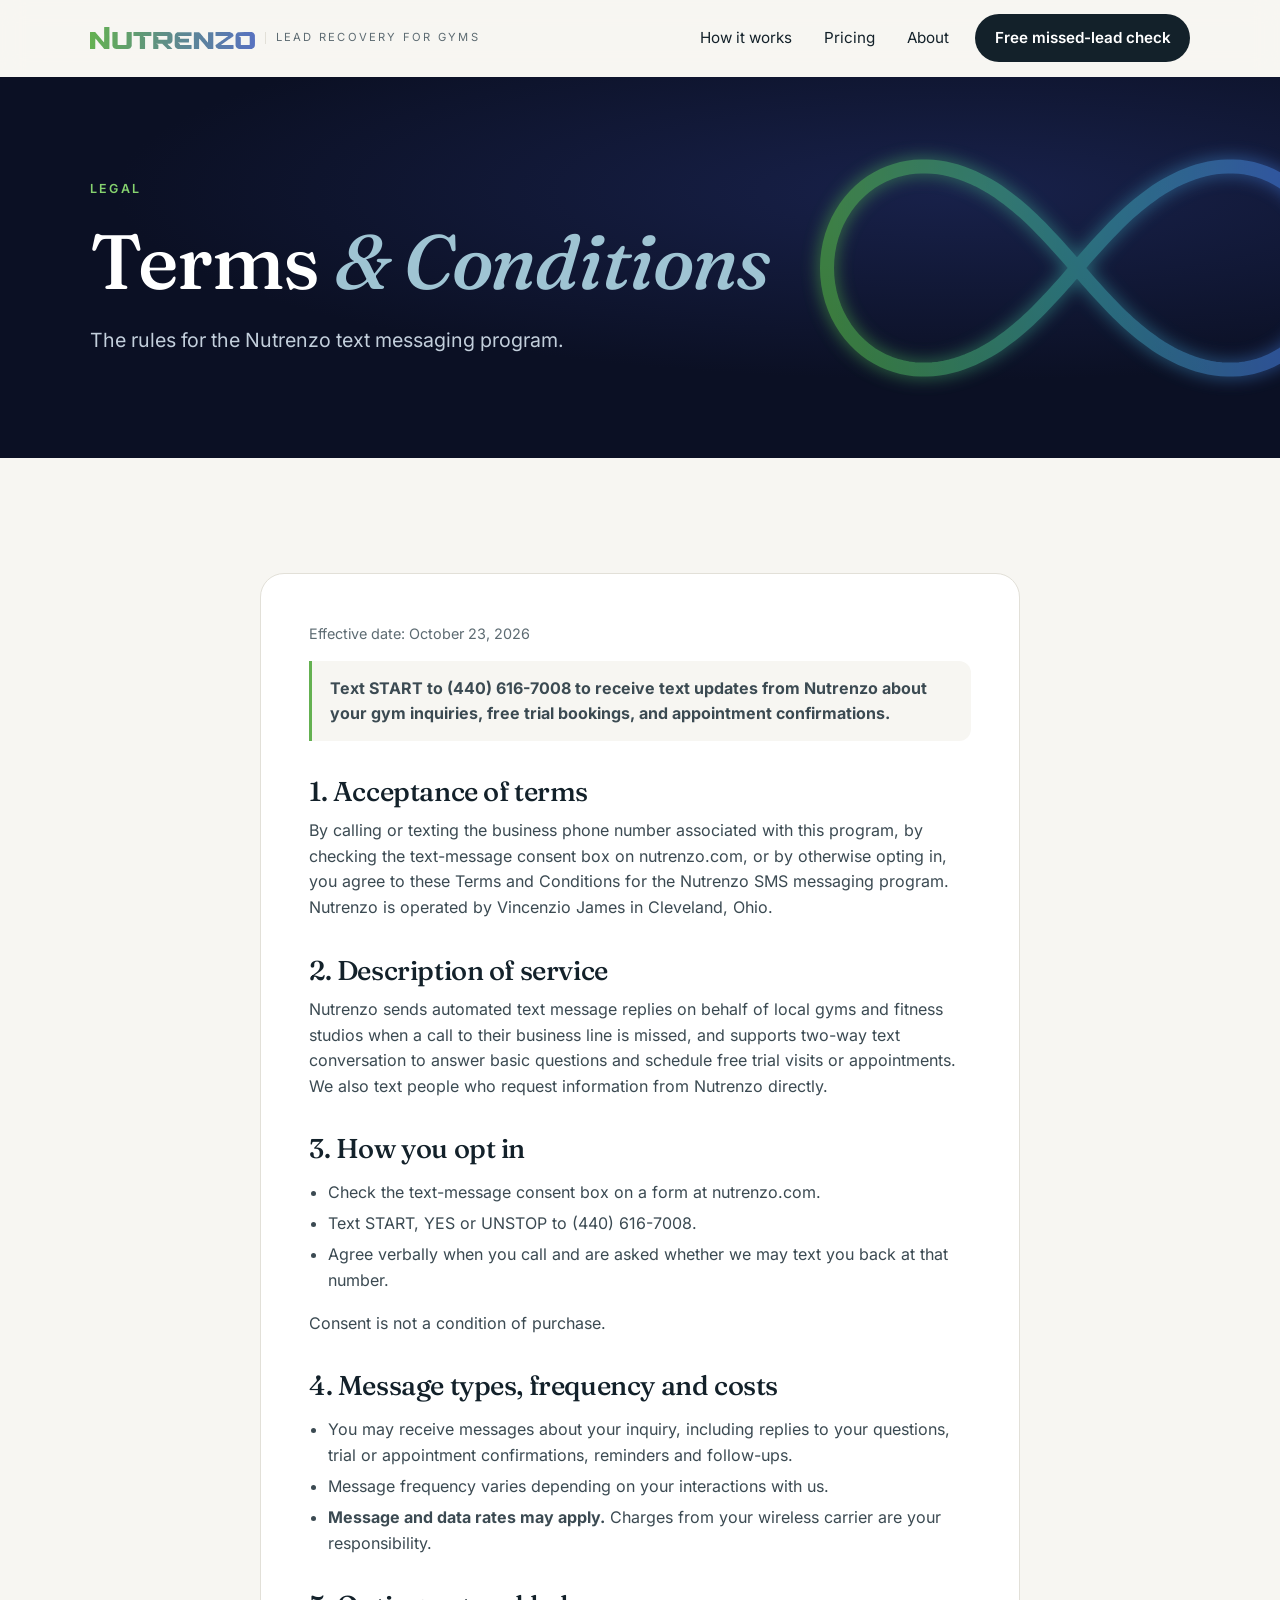
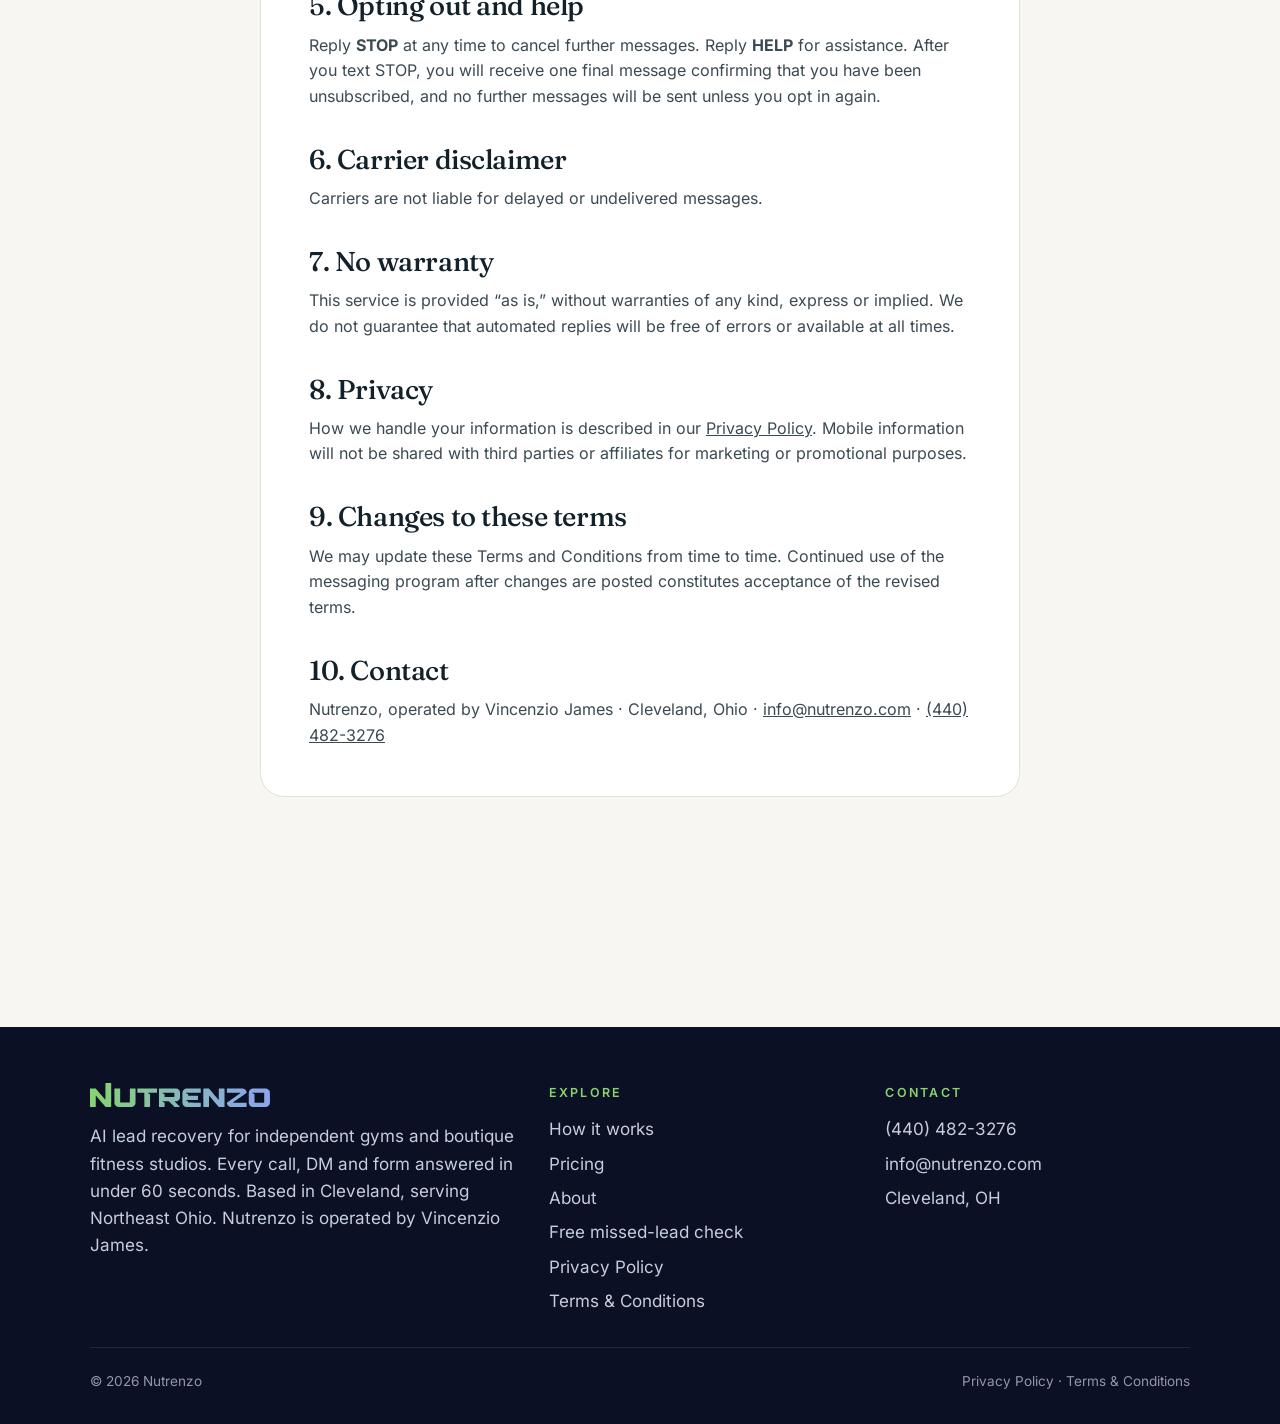
<file: terms.html>
<!doctype html>
<html lang="en">
<head>
<meta charset="utf-8">
<meta name="viewport" content="width=device-width,initial-scale=1,viewport-fit=cover">
<meta name="theme-color" content="#0b1024">
<title>Terms &amp; Conditions | Nutrenzo</title>
<meta name="description" content="Terms and conditions for the Nutrenzo SMS messaging program, including how to opt in, opt out and get help.">
<link rel="canonical" href="https://nutrenzo.com/terms">
<meta property="og:title" content="Terms &amp; Conditions | Nutrenzo"><meta property="og:description" content="Terms and conditions for the Nutrenzo SMS messaging program."><meta property="og:type" content="website"><meta property="og:url" content="https://nutrenzo.com/terms">
<link rel="icon" href="assets/favicon.svg" type="image/svg+xml">
<link rel="preload" href="assets/fonts/fraunces.woff2" as="font" type="font/woff2" crossorigin>
<link rel="preload" href="assets/fonts/inter.woff2" as="font" type="font/woff2" crossorigin>
<link rel="stylesheet" href="assets/site.css">
</head>
<body>
<a class="skip" href="#main">Skip to content</a>
<header class="site-head"><div class="wrap">
<a class="brand" href="./" aria-label="Nutrenzo, home"><img src="assets/logo.svg" alt="Nutrenzo" width="160" height="22"><span>Lead Recovery for Gyms</span></a>
<button class="menu-btn" id="menu-btn" aria-expanded="false" aria-controls="nav"><i></i>Menu</button>
<nav class="nav" id="nav" aria-label="Main"><a href="./#how">How it works</a><a href="pricing.html">Pricing</a><a href="about.html">About</a><a class="btn btn-ink" href="check.html">Free missed-lead check</a></nav>
</div></header>
<main id="main">
<section class="hero slim on-dark"><svg class="infinity infinity-bg" viewBox="0 0 560 300" aria-hidden="true" focusable="false">
<defs><linearGradient id="nzgrad" x1="0" x2="1" y1="0" y2="0"><stop offset="0" stop-color="#5fd04a"/><stop offset=".5" stop-color="#3fb6b0"/><stop offset="1" stop-color="#4c7dff"/></linearGradient>
<filter id="nzglow" x="-20%" y="-40%" width="140%" height="180%"><feGaussianBlur stdDeviation="9" result="b"/><feMerge><feMergeNode in="b"/><feMergeNode in="SourceGraphic"/></feMerge></filter>
<radialGradient id="nzspark"><stop offset="0" stop-color="#fff"/><stop offset=".25" stop-color="#cfe0ff"/><stop offset="1" stop-color="#4c7dff" stop-opacity="0"/></radialGradient></defs>
<g class="glow"><path class="loop" pathLength="1" d="M530.0 150.0 L529.7 158.2 L528.8 166.3 L527.3 174.3 L525.2 182.1 L522.5 189.7 L519.4 196.9 L515.7 203.8 L511.6 210.3 L507.1 216.4 L502.2 222.0 L497.0 227.1 L491.6 231.8 L485.9 235.9 L480.0 239.5 L473.9 242.7 L467.8 245.3 L461.6 247.4 L455.3 249.1 L449.0 250.4 L442.7 251.2 L436.5 251.6 L430.3 251.6 L424.2 251.3 L418.2 250.6 L412.2 249.6 L406.4 248.3 L400.7 246.7 L395.1 244.9 L389.6 242.8 L384.2 240.6 L379.0 238.1 L373.8 235.4 L368.8 232.6 L363.9 229.7 L359.1 226.6 L354.5 223.3 L349.9 220.0 L345.5 216.6 L341.1 213.1 L336.8 209.4 L332.6 205.8 L328.5 202.0 L324.5 198.2 L320.6 194.4 L316.7 190.5 L312.8 186.5 L309.1 182.5 L305.3 178.5 L301.6 174.5 L298.0 170.5 L294.3 166.4 L290.7 162.3 L287.1 158.2 L283.6 154.1 L280.0 150.0 L276.4 145.9 L272.9 141.8 L269.3 137.7 L265.7 133.6 L262.0 129.5 L258.4 125.5 L254.7 121.5 L250.9 117.5 L247.2 113.5 L243.3 109.5 L239.4 105.6 L235.5 101.8 L231.5 98.0 L227.4 94.2 L223.2 90.6 L218.9 86.9 L214.5 83.4 L210.1 80.0 L205.5 76.7 L200.9 73.4 L196.1 70.3 L191.2 67.4 L186.2 64.6 L181.0 61.9 L175.8 59.4 L170.4 57.2 L164.9 55.1 L159.3 53.3 L153.6 51.7 L147.8 50.4 L141.8 49.4 L135.8 48.7 L129.7 48.4 L123.5 48.4 L117.3 48.8 L111.0 49.6 L104.7 50.9 L98.4 52.6 L92.2 54.7 L86.1 57.3 L80.0 60.5 L74.1 64.1 L68.4 68.2 L63.0 72.9 L57.8 78.0 L52.9 83.6 L48.4 89.7 L44.3 96.2 L40.6 103.1 L37.5 110.3 L34.8 117.9 L32.7 125.7 L31.2 133.7 L30.3 141.8 L30.0 150.0 L30.3 158.2 L31.2 166.3 L32.7 174.3 L34.8 182.1 L37.5 189.7 L40.6 196.9 L44.3 203.8 L48.4 210.3 L52.9 216.4 L57.8 222.0 L63.0 227.1 L68.4 231.8 L74.1 235.9 L80.0 239.5 L86.1 242.7 L92.2 245.3 L98.4 247.4 L104.7 249.1 L111.0 250.4 L117.3 251.2 L123.5 251.6 L129.7 251.6 L135.8 251.3 L141.8 250.6 L147.8 249.6 L153.6 248.3 L159.3 246.7 L164.9 244.9 L170.4 242.8 L175.8 240.6 L181.0 238.1 L186.2 235.4 L191.2 232.6 L196.1 229.7 L200.9 226.6 L205.5 223.3 L210.1 220.0 L214.5 216.6 L218.9 213.1 L223.2 209.4 L227.4 205.8 L231.5 202.0 L235.5 198.2 L239.4 194.4 L243.3 190.5 L247.2 186.5 L250.9 182.5 L254.7 178.5 L258.4 174.5 L262.0 170.5 L265.7 166.4 L269.3 162.3 L272.9 158.2 L276.4 154.1 L280.0 150.0 L283.6 145.9 L287.1 141.8 L290.7 137.7 L294.3 133.6 L298.0 129.5 L301.6 125.5 L305.3 121.5 L309.1 117.5 L312.8 113.5 L316.7 109.5 L320.6 105.6 L324.5 101.8 L328.5 98.0 L332.6 94.2 L336.8 90.6 L341.1 86.9 L345.5 83.4 L349.9 80.0 L354.5 76.7 L359.1 73.4 L363.9 70.3 L368.8 67.4 L373.8 64.6 L379.0 61.9 L384.2 59.4 L389.6 57.2 L395.1 55.1 L400.7 53.3 L406.4 51.7 L412.2 50.4 L418.2 49.4 L424.2 48.7 L430.3 48.4 L436.5 48.4 L442.7 48.8 L449.0 49.6 L455.3 50.9 L461.6 52.6 L467.8 54.7 L473.9 57.3 L480.0 60.5 L485.9 64.1 L491.6 68.2 L497.0 72.9 L502.2 78.0 L507.1 83.6 L511.6 89.7 L515.7 96.2 L519.4 103.1 L522.5 110.3 L525.2 117.9 L527.3 125.7 L528.8 133.7 L529.7 141.8 L530.0 150.0Z"/></g>
<g class="spark"><circle cx="486" cy="58" r="16" fill="url(#nzspark)"/><path d="M486 20v76M448 58h76" stroke="#e6efff" stroke-width="1.6" stroke-linecap="round" opacity=".9"/></g>
</svg><div class="wrap"><div class="hero-copy" style="max-width:720px">
<span class="kicker">Legal</span><h1>Terms <em>&amp; Conditions</em></h1><p class="lede">The rules for the Nutrenzo text messaging program.</p></div></div></section>
<section class="section"><div class="wrap"><article class="legal-doc">
<p class="eff">Effective date: October 23, 2026</p>
<p class="cta-line"><b>Text START to (440) 616-7008 to receive text updates from Nutrenzo about your gym inquiries, free trial bookings, and appointment confirmations.</b></p>
<h2>1. Acceptance of terms</h2>
<p>By calling or texting the business phone number associated with this program, by checking the text-message consent box on nutrenzo.com, or by otherwise opting in, you agree to these Terms and Conditions for the Nutrenzo SMS messaging program. Nutrenzo is operated by Vincenzio James in Cleveland, Ohio.</p>
<h2 id="sms-terms">2. Description of service</h2>
<p>Nutrenzo sends automated text message replies on behalf of local gyms and fitness studios when a call to their business line is missed, and supports two-way text conversation to answer basic questions and schedule free trial visits or appointments. We also text people who request information from Nutrenzo directly.</p>
<h2>3. How you opt in</h2>
<ul><li>Check the text-message consent box on a form at nutrenzo.com.</li><li>Text START, YES or UNSTOP to (440) 616-7008.</li><li>Agree verbally when you call and are asked whether we may text you back at that number.</li></ul>
<p>Consent is not a condition of purchase.</p>
<h2>4. Message types, frequency and costs</h2>
<ul><li>You may receive messages about your inquiry, including replies to your questions, trial or appointment confirmations, reminders and follow-ups.</li><li>Message frequency varies depending on your interactions with us.</li><li><b>Message and data rates may apply.</b> Charges from your wireless carrier are your responsibility.</li></ul>
<h2>5. Opting out and help</h2>
<p>Reply <b>STOP</b> at any time to cancel further messages. Reply <b>HELP</b> for assistance. After you text STOP, you will receive one final message confirming that you have been unsubscribed, and no further messages will be sent unless you opt in again.</p>
<h2>6. Carrier disclaimer</h2>
<p>Carriers are not liable for delayed or undelivered messages.</p>
<h2>7. No warranty</h2>
<p>This service is provided “as is,” without warranties of any kind, express or implied. We do not guarantee that automated replies will be free of errors or available at all times.</p>
<h2>8. Privacy</h2>
<p>How we handle your information is described in our <a href="privacy.html">Privacy Policy</a>. Mobile information will not be shared with third parties or affiliates for marketing or promotional purposes.</p>
<h2>9. Changes to these terms</h2>
<p>We may update these Terms and Conditions from time to time. Continued use of the messaging program after changes are posted constitutes acceptance of the revised terms.</p>
<h2>10. Contact</h2>
<p>Nutrenzo, operated by Vincenzio James · Cleveland, Ohio · <a href="mailto:info@nutrenzo.com">info@nutrenzo.com</a> · <a href="tel:+14404823276">(440) 482-3276</a></p>
</article></div></section>
</main>
<footer class="site-foot"><div class="wrap">
<div><img src="assets/logo-light.svg" alt="Nutrenzo" width="175" height="24"><p>AI lead recovery for independent gyms and boutique fitness studios. Every call, DM and form answered in under 60 seconds. Based in Cleveland, serving Northeast Ohio. Nutrenzo is operated by Vincenzio James.</p></div>
<div><h4>Explore</h4><ul><li><a href="./#how">How it works</a></li><li><a href="pricing.html">Pricing</a></li><li><a href="about.html">About</a></li><li><a href="check.html">Free missed-lead check</a></li><li><a href="privacy.html">Privacy Policy</a></li><li><a href="terms.html">Terms &amp; Conditions</a></li></ul></div>
<div><h4>Contact</h4><ul><li><a href="tel:+14404823276">(440) 482-3276</a></li><li><a href="mailto:info@nutrenzo.com">info@nutrenzo.com</a></li><li>Cleveland, OH</li></ul></div>
<div class="legal"><span>© <span id="yr">2026</span> Nutrenzo</span><span><a href="privacy.html">Privacy Policy</a> &middot; <a href="terms.html">Terms &amp; Conditions</a></span></div>
</div></footer>
<script src="assets/site.js" defer></script>
</body>
</html>
</file>
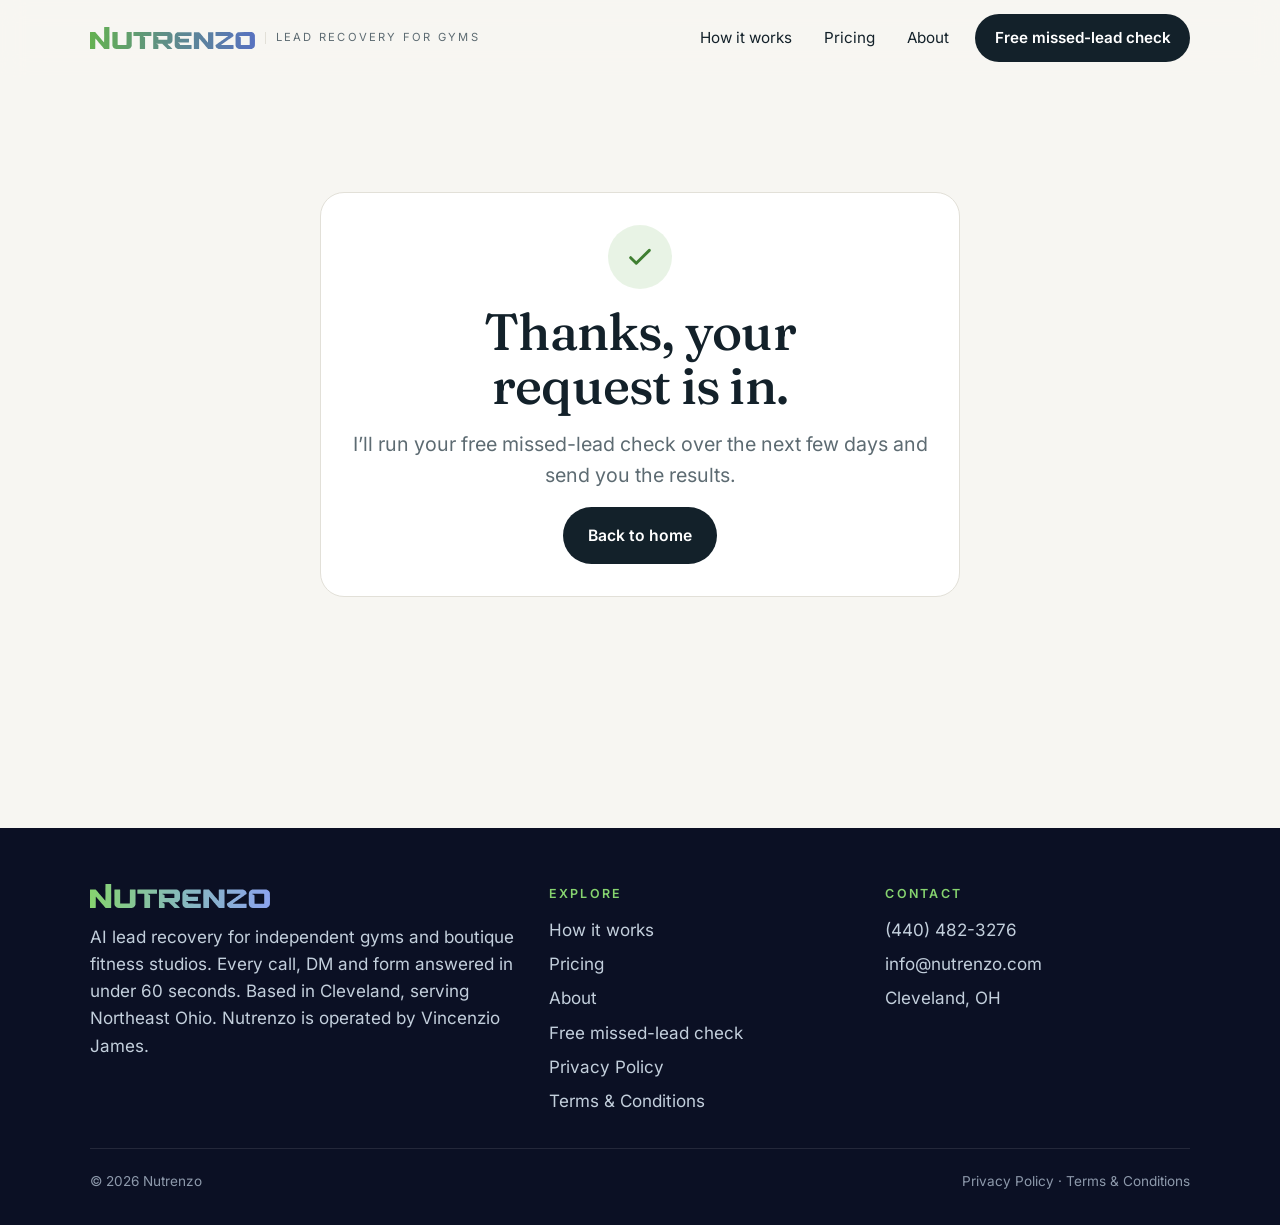
<file: thanks.html>
<!doctype html>
<html lang="en">
<head>
<meta charset="utf-8">
<meta name="viewport" content="width=device-width,initial-scale=1,viewport-fit=cover">
<meta name="theme-color" content="#0b1024">
<title>Thanks | Nutrenzo</title>
<meta name="description" content="Your request was sent.">
<link rel="canonical" href="https://nutrenzo.com/thanks">
<meta property="og:title" content="Thanks | Nutrenzo"><meta property="og:description" content="Your request was sent."><meta property="og:type" content="website"><meta property="og:url" content="https://nutrenzo.com/thanks">
<link rel="icon" href="assets/favicon.svg" type="image/svg+xml">
<link rel="preload" href="assets/fonts/fraunces.woff2" as="font" type="font/woff2" crossorigin>
<link rel="preload" href="assets/fonts/inter.woff2" as="font" type="font/woff2" crossorigin>
<link rel="stylesheet" href="assets/site.css">
</head>
<body>
<a class="skip" href="#main">Skip to content</a>
<header class="site-head"><div class="wrap">
<a class="brand" href="./" aria-label="Nutrenzo, home"><img src="assets/logo.svg" alt="Nutrenzo" width="160" height="22"><span>Lead Recovery for Gyms</span></a>
<button class="menu-btn" id="menu-btn" aria-expanded="false" aria-controls="nav"><i></i>Menu</button>
<nav class="nav" id="nav" aria-label="Main"><a href="./#how">How it works</a><a href="pricing.html">Pricing</a><a href="about.html">About</a><a class="btn btn-ink" href="check.html">Free missed-lead check</a></nav>
</div></header>
<main id="main">
<section class="section"><div class="wrap"><div class="done panel" style="max-width:640px;margin:0 auto"><div class="ok"><svg viewBox="0 0 24 24" fill="none" stroke="currentColor" stroke-width="2.2" stroke-linecap="round" stroke-linejoin="round" aria-hidden="true"><path d="M5 12.5l4.2 4.2L19 7"/></svg></div><h2>Thanks, your request is in.</h2><p class="lede">I’ll run your free missed-lead check over the next few days and send you the results.</p><a class="btn btn-ink" href="./">Back to home</a></div></div></section>
</main>
<footer class="site-foot"><div class="wrap">
<div><img src="assets/logo-light.svg" alt="Nutrenzo" width="175" height="24"><p>AI lead recovery for independent gyms and boutique fitness studios. Every call, DM and form answered in under 60 seconds. Based in Cleveland, serving Northeast Ohio. Nutrenzo is operated by Vincenzio James.</p></div>
<div><h4>Explore</h4><ul><li><a href="./#how">How it works</a></li><li><a href="pricing.html">Pricing</a></li><li><a href="about.html">About</a></li><li><a href="check.html">Free missed-lead check</a></li><li><a href="privacy.html">Privacy Policy</a></li><li><a href="terms.html">Terms &amp; Conditions</a></li></ul></div>
<div><h4>Contact</h4><ul><li><a href="tel:+14404823276">(440) 482-3276</a></li><li><a href="mailto:info@nutrenzo.com">info@nutrenzo.com</a></li><li>Cleveland, OH</li></ul></div>
<div class="legal"><span>© <span id="yr">2026</span> Nutrenzo</span><span><a href="privacy.html">Privacy Policy</a> &middot; <a href="terms.html">Terms &amp; Conditions</a></span></div>
</div></footer>
<script src="assets/site.js" defer></script>
</body>
</html>
</file>
<file: assets/site.css>
/* Nutrenzo Web Studio
   Layout: light editorial pages on warm paper, one dark navy "infinity" hero per page carrying the brand mark. */
@font-face{font-family:"Fraunces";src:url("fonts/fraunces.woff2") format("woff2");font-weight:100 900;font-display:swap}
@font-face{font-family:"Fraunces";src:url("fonts/fraunces-italic.woff2") format("woff2");font-weight:100 900;font-style:italic;font-display:swap}
@font-face{font-family:"Inter";src:url("fonts/inter.woff2") format("woff2");font-weight:100 900;font-display:swap}

:root{
  --navy:#0b1024;      /* hero ground, from the current infinity artwork */
  --navy-2:#141b38;
  --ink:#13212a;       /* text */
  --slate:#587281;     /* brand blue-grey from the current site */
  --slate-d:#3f5663;
  --green:#64b151;     /* brand green from the current buttons */
  --green-d:#3f7f31;   /* green for text on light */
  --blue:#5872c0;      /* logo gradient end */
  --paper:#f7f6f2;
  --white:#ffffff;
  --line:#e2e0d8;
  --muted:#5d6b72;
  --f-display:"Fraunces",Georgia,"Times New Roman",serif;
  --f-body:"Inter",system-ui,-apple-system,"Segoe UI",Roboto,sans-serif;
  --wrap:1180px;
  --r:20px;
  color-scheme:light;
}
*{box-sizing:border-box}
[hidden]{display:none!important}
html{scroll-behavior:smooth}
@media (prefers-reduced-motion:reduce){html{scroll-behavior:auto}*,*::before,*::after{animation:none!important;transition:none!important}}
body{margin:0;background:var(--paper);color:var(--ink);font:17px/1.6 var(--f-body);-webkit-font-smoothing:antialiased;text-rendering:optimizeLegibility}
img{display:block;max-width:100%;height:auto}
a{color:inherit}
button{font:inherit;color:inherit}
h1,h2,h3{font-family:var(--f-display);font-weight:500;line-height:1.05;letter-spacing:-.015em;margin:0;text-wrap:balance}
h1{font-size:clamp(2.6rem,6.2vw,4.8rem)}
h2{font-size:clamp(2rem,4.2vw,3.2rem)}
h3{font-size:1.35rem;letter-spacing:-.005em}
h1 em,h2 em{font-style:italic;color:var(--slate)}
p{margin:0}
.wrap{max-width:var(--wrap);margin:0 auto;padding-inline:clamp(16px,4vw,40px)}
.kicker{font-size:.78rem;font-weight:600;letter-spacing:.18em;text-transform:uppercase;color:var(--green-d)}
.muted{color:var(--muted)}
.lede{font-size:clamp(1.05rem,1.6vw,1.22rem);color:var(--muted);max-width:56ch}
.section{padding-block:clamp(72px,9vw,120px)}
.head{display:grid;gap:1rem;margin-bottom:clamp(2rem,4vw,3.2rem);max-width:720px}
.head.center{margin-inline:auto;text-align:center;justify-items:center}
:focus-visible{outline:3px solid var(--blue);outline-offset:3px;border-radius:6px}
.skip{position:absolute;left:-999px;top:8px;background:var(--ink);color:#fff;padding:.6rem 1rem;border-radius:8px;z-index:100}
.skip:focus{left:8px}

/* buttons */
.btn{display:inline-flex;align-items:center;justify-content:center;gap:.55rem;padding:.95rem 1.5rem;border-radius:999px;border:1.5px solid transparent;font-weight:600;font-size:.98rem;text-decoration:none;cursor:pointer;transition:transform .2s,background .2s,border-color .2s,color .2s;white-space:nowrap}
.btn:active{transform:scale(.97)}
.btn-green{background:var(--green);color:var(--navy)}
.btn-green:hover{background:#78c564}
.btn-ink{background:var(--ink);color:#fff}
.btn-ink:hover{background:var(--slate-d)}
.btn-line{border-color:currentColor;background:transparent}
.btn-line:hover{background:rgba(88,114,129,.08)}
.on-dark .btn-line{color:#fff}
.on-dark .btn-line:hover{background:rgba(255,255,255,.08)}
.btn svg{width:18px;height:18px}
.actions{display:flex;flex-wrap:wrap;gap:.75rem}

/* header */
.site-head{position:sticky;top:env(safe-area-inset-top,0px);z-index:40;background:rgba(247,246,242,.88);backdrop-filter:saturate(1.4) blur(12px);-webkit-backdrop-filter:saturate(1.4) blur(12px);border-bottom:1px solid transparent;transition:border-color .2s}
.site-head.scrolled{border-bottom-color:var(--line)}
.site-head .wrap{display:flex;align-items:center;gap:1.5rem;padding-block:.85rem}
.brand{display:flex;align-items:center;gap:.6rem;text-decoration:none;line-height:0}
.brand img{height:22px;width:auto}
.brand span{font-size:.7rem;letter-spacing:.2em;text-transform:uppercase;color:var(--muted);line-height:1;padding-left:.6rem;border-left:1px solid var(--line)}
.nav{display:flex;align-items:center;gap:.3rem;margin-left:auto}
.nav a{text-decoration:none;font-size:.95rem;padding:.55rem .85rem;border-radius:999px;color:var(--ink);transition:background .2s}
.nav a:hover{background:rgba(88,114,129,.1)}
.nav a[aria-current="page"]{background:rgba(88,114,129,.14);color:var(--slate-d);font-weight:600}
.nav .btn{margin-left:.5rem;padding:.7rem 1.15rem}
.nav .btn[aria-current="page"]{background:var(--slate-d);color:#fff}
.menu-btn{display:none;margin-left:auto;background:none;border:1.5px solid var(--line);border-radius:999px;padding:.55rem .9rem;cursor:pointer;font-size:.85rem;font-weight:600;align-items:center;gap:.5rem}
.menu-btn i{display:block;width:16px;height:2px;background:currentColor;box-shadow:0 5px 0 currentColor,0 -5px 0 currentColor;border-radius:2px}
@media (max-width:860px){
  .menu-btn{display:flex}
  .brand span{display:none}
  .nav{display:none;position:absolute;left:0;right:0;top:100%;flex-direction:column;align-items:stretch;background:var(--paper);border-bottom:1px solid var(--line);padding:.5rem clamp(16px,4vw,40px) 1.2rem;gap:.15rem}
  .nav.open{display:flex}
  .nav a{padding:.9rem 1rem}
  .nav .btn{margin:.6rem 0 0}
}

/* dark hero with infinity mark */
.hero{position:relative;background:radial-gradient(120% 90% at 75% 30%,#18214a 0%,var(--navy) 55%);color:#fff;overflow:hidden;isolation:isolate}
.hero .wrap{position:relative;z-index:1;display:grid;grid-template-columns:1.05fr .95fr;gap:2rem;align-items:center;padding-block:clamp(72px,10vw,128px)}
.hero h1 em{color:#9fc4d3}
.hero .lede{color:#c3cfdc}
.hero .kicker{color:#86d36f}
.hero-copy{display:grid;gap:1.4rem;min-width:0}
.trust{display:flex;flex-wrap:wrap;gap:.4rem 1.2rem;color:#aab7c7;font-size:.92rem}
.trust li{display:flex;align-items:center;gap:.45rem}
.trust svg{width:16px;height:16px;color:#86d36f}
.trust{list-style:none;margin:0;padding:0}
.infinity{width:100%;max-width:560px;justify-self:center;overflow:visible}
.infinity .glow{filter:url(#nzglow)}
.infinity path.loop{fill:none;stroke:url(#nzgrad);stroke-width:14;stroke-linecap:round;stroke-dasharray:1;stroke-dashoffset:1;animation:draw 2.4s cubic-bezier(.6,.05,.3,1) .2s forwards}
.infinity .spark{transform-origin:center;transform-box:fill-box;opacity:0;animation:spark 3.6s ease-in-out 2.2s infinite}
@keyframes draw{to{stroke-dashoffset:0}}
@keyframes spark{0%,100%{opacity:.25;transform:scale(.6)}50%{opacity:1;transform:scale(1)}}
@media (prefers-reduced-motion:reduce){.infinity path.loop{stroke-dashoffset:0}.infinity .spark{opacity:1}}
.hero.slim .wrap{grid-template-columns:1fr;padding-block:clamp(64px,8vw,104px)}
.hero.slim .infinity-bg{position:absolute;right:-6%;top:50%;transform:translateY(-50%);width:min(620px,70vw);opacity:.55;z-index:0;pointer-events:none}
@media (max-width:860px){.hero .wrap{grid-template-columns:1fr}.hero .infinity{order:-1;max-width:380px}}

/* before / after */
.ba-wrap{display:grid;grid-template-columns:1fr 1fr;gap:clamp(2rem,5vw,4.5rem);align-items:center}
.ba-wrap > *{min-width:0}
.ba{position:relative;aspect-ratio:4/5;max-width:440px;width:100%;justify-self:center;border-radius:28px;overflow:hidden;box-shadow:0 30px 60px -20px rgba(19,33,42,.35),0 0 0 10px #fff,0 0 0 11px var(--line);user-select:none;touch-action:pan-y}
.ba img{position:absolute;inset:0;width:100%;height:100%;object-fit:cover;object-position:top}
.ba .after{clip-path:inset(0 0 0 var(--pos,50%))}
.ba .handle{position:absolute;top:0;bottom:0;left:var(--pos,50%);width:3px;margin-left:-1.5px;background:#fff;box-shadow:0 0 0 1px rgba(0,0,0,.1)}
.ba .handle::after{content:"";position:absolute;top:50%;left:50%;width:44px;height:44px;margin:-22px 0 0 -22px;border-radius:50%;background:#fff url("data:image/svg+xml,%3Csvg xmlns='http://www.w3.org/2000/svg' viewBox='0 0 24 24' fill='none' stroke='%2313212a' stroke-width='2' stroke-linecap='round'%3E%3Cpath d='M9 6l-6 6 6 6M15 6l6 6-6 6'/%3E%3C/svg%3E") center/22px no-repeat;box-shadow:0 6px 16px rgba(0,0,0,.25)}
.ba .tag{position:absolute;bottom:14px;padding:.3rem .7rem;border-radius:999px;font-size:.72rem;font-weight:600;letter-spacing:.12em;text-transform:uppercase;background:rgba(11,16,36,.78);color:#fff}
.ba .tag.l{left:14px}.ba .tag.r{right:14px;background:var(--green);color:var(--navy)}
.ba input{position:absolute;inset:0;width:100%;height:100%;opacity:0;cursor:ew-resize;margin:0}
.ba input:focus-visible ~ .handle::after{outline:3px solid var(--blue);outline-offset:3px}
.changes{list-style:none;padding:0;margin:1.6rem 0 2rem;display:grid;gap:.9rem}
.changes li{display:grid;grid-template-columns:28px 1fr;gap:.8rem;align-items:start}
.changes svg{width:24px;height:24px;color:var(--green-d);margin-top:.15rem}
.changes b{display:block}
.changes span{color:var(--muted);font-size:.95rem}
@media (max-width:860px){.ba-wrap{grid-template-columns:1fr}}

/* services */
.services{display:grid;grid-template-columns:repeat(3,1fr);gap:1.2rem}
.service{background:var(--white);border:1px solid var(--line);border-radius:var(--r);padding:1.8rem;display:grid;gap:.8rem;align-content:start;transition:transform .25s,box-shadow .25s;min-width:0}
.service:hover{transform:translateY(-4px);box-shadow:0 18px 40px -22px rgba(19,33,42,.35)}
.service .ic{width:48px;height:48px;border-radius:14px;display:grid;place-items:center;background:linear-gradient(135deg,rgba(100,177,81,.16),rgba(88,114,192,.16));color:var(--slate-d)}
.service .ic svg{width:24px;height:24px}
.service p{color:var(--muted);font-size:.98rem}
.service .from{font-size:.9rem;color:var(--ink);font-weight:600;margin-top:.3rem}
@media (max-width:860px){.services{grid-template-columns:1fr}}

/* work cards */
.work-grid{display:grid;grid-template-columns:1.25fr 1fr;gap:1.2rem}
.work-card{position:relative;display:grid;grid-template-rows:auto 1fr;background:var(--white);border:1px solid var(--line);border-radius:24px;overflow:hidden;text-decoration:none;color:inherit;transition:transform .3s,box-shadow .3s;min-width:0}
.work-card:hover{transform:translateY(-4px);box-shadow:0 24px 50px -26px rgba(19,33,42,.45)}
.work-card .shot{aspect-ratio:16/10;overflow:hidden;background:#111}
.work-card .shot img{width:100%;height:100%;object-fit:cover;object-position:top;transition:transform .8s}
.work-card:hover .shot img{transform:scale(1.035)}
.work-card .body{padding:1.4rem 1.6rem 1.6rem;display:grid;gap:.5rem;align-content:start}
.work-card .meta{display:flex;flex-wrap:wrap;gap:.4rem}
.chip{display:inline-block;font-size:.74rem;font-weight:600;letter-spacing:.04em;padding:.3rem .65rem;border-radius:999px;background:var(--paper);border:1px solid var(--line);color:var(--slate-d)}
.chip.c{background:#fff7e8;border-color:#f1dfb7;color:#7a5a12}
.go{font-weight:600;color:var(--slate-d);display:inline-flex;align-items:center;gap:.35rem}
.go svg{width:16px;height:16px;transition:transform .2s}
.work-card:hover .go svg{transform:translateX(4px)}
@media (max-width:860px){.work-grid{grid-template-columns:1fr}}

/* process */
.steps{list-style:none;margin:0;padding:0;display:grid;grid-template-columns:repeat(4,1fr);gap:1.2rem;counter-reset:s}
.steps li{position:relative;padding-top:1.4rem;border-top:2px solid var(--line);display:grid;gap:.5rem;align-content:start;min-width:0}
.steps li::before{counter-increment:s;content:counter(s);position:absolute;top:-1.05rem;left:0;width:2rem;height:2rem;border-radius:50%;background:var(--paper);border:2px solid var(--green);display:grid;place-items:center;font-weight:700;font-size:.85rem;color:var(--green-d)}
.steps li.on{border-top-color:var(--green)}
.steps p{color:var(--muted);font-size:.96rem}
.steps .when{font-size:.8rem;font-weight:600;color:var(--slate);letter-spacing:.04em}
@media (max-width:860px){.steps{grid-template-columns:1fr 1fr;row-gap:2.4rem}}
@media (max-width:520px){.steps{grid-template-columns:1fr}}

/* pricing */
.plans{display:grid;grid-template-columns:repeat(3,1fr);gap:1.2rem;align-items:stretch}
.plan{position:relative;background:var(--white);border:1px solid var(--line);border-radius:24px;padding:2rem 1.8rem;display:grid;grid-template-rows:auto auto auto 1fr auto;gap:1rem;min-width:0}
.plan.pop{border:2px solid var(--slate);box-shadow:0 26px 50px -30px rgba(63,86,99,.6)}
.plan .badge{position:absolute;top:-.8rem;left:1.6rem;background:var(--slate);color:#fff;font-size:.72rem;font-weight:600;letter-spacing:.12em;text-transform:uppercase;padding:.35rem .75rem;border-radius:999px}
.plan .price{display:flex;align-items:baseline;gap:.35rem;font-variant-numeric:tabular-nums}
.plan .price b{font-family:var(--f-display);font-weight:500;font-size:3rem;line-height:1}
.plan .price span{color:var(--muted);font-size:.95rem}
.plan .sub{color:var(--muted);font-size:.96rem}
.ticks{list-style:none;margin:0;padding:0;display:grid;gap:.55rem;align-content:start}
.ticks li{display:grid;grid-template-columns:20px 1fr;gap:.6rem;font-size:.95rem}
.ticks svg{width:18px;height:18px;color:var(--green-d);margin-top:.2rem}
.plan .btn{width:100%}
.plan .time{font-size:.86rem;color:var(--slate-d);font-weight:600}
.care{margin-top:1.2rem;display:grid;grid-template-columns:auto 1fr auto;gap:1.4rem;align-items:center;background:var(--navy);color:#fff;border-radius:24px;padding:1.6rem 1.8rem}
.care .ic{width:52px;height:52px;border-radius:16px;display:grid;place-items:center;background:rgba(134,211,111,.15);color:#86d36f}
.care .ic svg{width:26px;height:26px}
.care p{color:#b9c5d3;font-size:.95rem}
.care .p{font-family:var(--f-display);font-size:2rem;white-space:nowrap}
.care .p span{font-family:var(--f-body);font-size:.9rem;color:#b9c5d3}
@media (max-width:900px){.plans{grid-template-columns:1fr}.care{grid-template-columns:1fr}}

/* quote builder */
.builder{display:grid;grid-template-columns:1.3fr .9fr;gap:1.4rem;align-items:start}
.builder > *{min-width:0}
.panel{background:var(--white);border:1px solid var(--line);border-radius:24px;padding:clamp(1.3rem,3vw,2rem)}
.panel h3{font-size:1.15rem;margin-bottom:1rem}
.seg{display:grid;grid-template-columns:repeat(3,1fr);gap:.5rem;margin-bottom:1.6rem}
.seg button{background:var(--paper);border:1.5px solid var(--line);border-radius:14px;padding:.85rem .6rem;cursor:pointer;text-align:center;transition:border-color .2s,background .2s}
.seg button b{display:block;font-family:var(--f-display);font-weight:500;font-size:1.1rem}
.seg button span{font-size:.82rem;color:var(--muted);font-variant-numeric:tabular-nums}
.seg button[aria-pressed="true"]{border-color:var(--slate);background:rgba(88,114,129,.08)}
.addons{display:grid;gap:.5rem}
.addon{display:grid;grid-template-columns:auto 1fr auto;gap:.9rem;align-items:center;padding:.85rem 1rem;border:1.5px solid var(--line);border-radius:14px;cursor:pointer;transition:border-color .2s,background .2s}
.addon:hover{border-color:#c9c6bb}
.addon input{width:20px;height:20px;accent-color:var(--slate-d);margin:0}
.addon b{font-weight:600;font-size:.97rem;display:block}
.addon small{color:var(--muted);font-size:.85rem}
.addon .amt{font-variant-numeric:tabular-nums;font-weight:600;white-space:nowrap}
.addon.inc{opacity:.6;cursor:default}
.addon.inc .amt{color:var(--green-d)}
.addon:has(input:checked){border-color:var(--slate);background:rgba(88,114,129,.06)}
.stepper{display:inline-flex;align-items:center;border:1.5px solid var(--line);border-radius:999px;overflow:hidden}
.stepper button{background:none;border:0;width:38px;height:36px;cursor:pointer;font-size:1.1rem}
.stepper button:hover{background:var(--paper)}
.stepper output{min-width:2ch;text-align:center;font-weight:600;font-variant-numeric:tabular-nums}
.summary{position:sticky;top:96px;background:var(--navy);color:#fff;border-radius:24px;padding:1.8rem;display:grid;gap:1rem}
.summary h3{color:#fff}
.summary dl{margin:0;display:grid;gap:.55rem}
.summary dl div{display:flex;justify-content:space-between;gap:1rem;font-size:.95rem}
.summary dt{color:#b9c5d3}
.summary dd{margin:0;font-variant-numeric:tabular-nums;text-align:right}
.summary .total{border-top:1px solid rgba(255,255,255,.14);padding-top:1rem;display:flex;justify-content:space-between;align-items:baseline}
.summary .total b{font-family:var(--f-display);font-weight:500;font-size:2.6rem;font-variant-numeric:tabular-nums}
.summary .note{font-size:.86rem;color:#b9c5d3}
@media (max-width:900px){.builder{grid-template-columns:1fr}.summary{position:static}}

/* compare table */
.table-wrap{position:relative;overflow-x:auto;border:1px solid var(--line);border-radius:20px;background:var(--white)}
table{border-collapse:collapse;width:100%;min-width:620px;font-size:.95rem}
th,td{padding:.9rem 1.1rem;text-align:left;border-bottom:1px solid var(--line)}
thead th{font-family:var(--f-display);font-weight:500;font-size:1.05rem}
tbody tr:last-child td{border-bottom:0}
td.y{color:var(--green-d);font-weight:600}
td.n{color:#a3a9ab}

/* about strip */
.me{display:grid;grid-template-columns:.8fr 1.2fr;gap:clamp(2rem,5vw,4.5rem);align-items:center}
.me > *{min-width:0}
.me .photo{position:relative;max-width:420px}
.me .photo img{border-radius:28px;aspect-ratio:4/5;object-fit:cover;width:100%}
.me .photo .pin{position:absolute;right:-14px;bottom:24px;background:#fff;border-radius:16px;padding:.8rem 1rem;box-shadow:0 14px 34px rgba(19,33,42,.16);font-size:.88rem;display:flex;gap:.6rem;align-items:center}
.me .photo .pin svg{width:22px;height:22px;color:var(--green-d)}
.facts{display:grid;grid-template-columns:repeat(3,1fr);gap:1rem;margin-top:1.6rem}
.facts div{border-left:2px solid var(--green);padding-left:.9rem}
.facts b{display:block;font-family:var(--f-display);font-weight:500;font-size:1.5rem}
.facts span{font-size:.88rem;color:var(--muted)}
@media (max-width:860px){.me{grid-template-columns:1fr}.me .photo{justify-self:center}.facts{grid-template-columns:1fr}}

/* faq */
.faq{border-top:1px solid var(--line);max-width:820px;margin-inline:auto}
.faq-q{width:100%;display:flex;justify-content:space-between;gap:1rem;align-items:center;background:none;border:0;border-bottom:1px solid var(--line);padding:1.25rem 0;cursor:pointer;text-align:left;font-size:1.06rem;font-weight:600}
.faq-q::after{content:"";flex:none;width:28px;height:28px;border-radius:50%;background:var(--white) url("data:image/svg+xml,%3Csvg xmlns='http://www.w3.org/2000/svg' viewBox='0 0 24 24' fill='none' stroke='%23587281' stroke-width='2.2' stroke-linecap='round'%3E%3Cpath d='M12 6v12M6 12h12'/%3E%3C/svg%3E") center/16px no-repeat;border:1px solid var(--line);transition:transform .25s}
.faq-q[aria-expanded="true"]::after{transform:rotate(45deg)}
.faq-a{padding:0 0 1.3rem;color:var(--muted);border-bottom:1px solid var(--line);max-width:68ch}

/* cta band */
.cta-band{background:linear-gradient(120deg,var(--slate-d),var(--slate) 60%,#5d7fa4);color:#fff;border-radius:32px;padding:clamp(2rem,5vw,3.6rem);display:grid;grid-template-columns:1.4fr auto;gap:2rem;align-items:center;position:relative;overflow:hidden}
.cta-band h2 em{color:#d4f1c8}
.cta-band p{color:#dfe8ee;margin-top:.8rem;max-width:52ch}
.cta-band::after{content:"";position:absolute;right:-60px;bottom:-80px;width:280px;height:280px;border-radius:50%;border:22px solid rgba(255,255,255,.08)}
@media (max-width:760px){.cta-band{grid-template-columns:1fr}}

/* case study */
.case-head{display:grid;grid-template-columns:1fr auto;gap:2rem;align-items:end;margin-bottom:2rem}
.case-head > *{min-width:0}
.case-facts{display:flex;flex-wrap:wrap;gap:.5rem}
.gallery{background:var(--navy);border-radius:28px;padding:clamp(1rem,3vw,2rem);display:grid;gap:1.2rem}
.g-tabs{display:flex;flex-wrap:wrap;gap:.4rem}
.g-tabs button{background:rgba(255,255,255,.06);color:#c7d0dc;border:1px solid rgba(255,255,255,.12);border-radius:999px;padding:.55rem 1rem;cursor:pointer;font-size:.9rem}
.g-tabs button[aria-selected="true"]{background:var(--green);color:var(--navy);border-color:var(--green);font-weight:600}
.browser{border-radius:14px;overflow:hidden;background:#1c2342;box-shadow:0 30px 60px -30px rgba(0,0,0,.6)}
.browser .bar{display:flex;align-items:center;gap:.4rem;padding:.6rem .8rem;background:#232b4d}
.browser .bar i{width:10px;height:10px;border-radius:50%;background:#3a4470}
.browser .bar span{margin-left:.6rem;font-size:.75rem;color:#8d97b8;background:#1a2140;padding:.2rem .7rem;border-radius:999px}
.browser img{width:100%;aspect-ratio:16/10;object-fit:cover;object-position:top;animation:fadein .4s ease both}
@keyframes fadein{from{opacity:0}to{opacity:1}}
.g-cap{color:#c7d0dc;font-size:.95rem;min-height:1.5em}
.case-body{display:grid;grid-template-columns:1fr 1fr;gap:clamp(1.5rem,4vw,3.5rem);margin-top:2.4rem}
.case-body > *{min-width:0}
.case-body h3{margin-bottom:.6rem}
.case-body p{color:var(--muted)}
.phone{width:min(300px,80%);border-radius:36px;padding:10px;background:#0b1024;box-shadow:0 30px 60px -24px rgba(19,33,42,.5);justify-self:center}
.phone img{border-radius:28px;width:100%}
@media (max-width:860px){.case-head,.case-body{grid-template-columns:1fr}}

/* booking form */
.book{display:grid;grid-template-columns:1.25fr .75fr;gap:1.4rem;align-items:start}
.book > *{min-width:0}
form .grid{display:grid;grid-template-columns:1fr 1fr;gap:1rem}
form .full{grid-column:1/-1}
label,.label{display:grid;gap:.4rem;font-size:.88rem;font-weight:600;color:var(--ink)}
.opt{font-weight:400;color:var(--muted)}
input[type=text],input[type=email],input[type=tel],input[type=url],select,textarea{font:400 1rem/1.4 var(--f-body);color:var(--ink);background:var(--paper);border:1.5px solid var(--line);border-radius:12px;padding:.85rem .95rem;width:100%;min-width:0;transition:border-color .2s,box-shadow .2s}
input:focus,select:focus,textarea:focus{outline:none;border-color:var(--slate);box-shadow:0 0 0 4px rgba(88,114,129,.15);background:#fff}
textarea{min-height:120px;resize:vertical}
.choices{display:flex;flex-wrap:wrap;gap:.5rem}
.choices label{display:block;font-weight:500;cursor:pointer}
.choices input{position:absolute;opacity:0;width:1px;height:1px}
.choices span{display:inline-block;padding:.6rem 1rem;border:1.5px solid var(--line);border-radius:999px;background:var(--paper);font-size:.93rem;transition:all .2s}
.choices input:checked + span{background:var(--slate-d);border-color:var(--slate-d);color:#fff}
.choices input:focus-visible + span{outline:3px solid var(--blue);outline-offset:2px}
.form-foot{display:flex;flex-wrap:wrap;gap:1rem;align-items:center;justify-content:space-between;margin-top:1.4rem}
.form-foot p{font-size:.88rem;color:var(--muted);max-width:40ch}
.msg{margin-top:1rem;font-weight:500;min-height:1.4em}
.msg.err{color:#b4412e}
.done{text-align:center;display:grid;gap:1rem;justify-items:center;padding:2rem 1rem}
.done .ok{width:64px;height:64px;border-radius:50%;background:rgba(100,177,81,.15);color:var(--green-d);display:grid;place-items:center}
.done .ok svg{width:32px;height:32px}
.side{display:grid;gap:1rem}
.side .panel{display:grid;gap:.8rem}
.contact-line{display:flex;gap:.8rem;align-items:center;font-weight:600;text-decoration:none}
.contact-line svg{width:20px;height:20px;color:var(--slate)}
.hp{position:absolute;left:-5000px}
@media (max-width:900px){.book{grid-template-columns:1fr}form .grid{grid-template-columns:1fr}}

/* footer */
.site-foot{background:var(--navy);color:#c3cfdc;margin-top:clamp(72px,9vw,120px);padding-block:3.5rem 2rem}
.site-foot .wrap{display:grid;grid-template-columns:1.4fr 1fr 1fr;gap:2rem}
.site-foot .wrap > *{min-width:0}
.site-foot img{height:24px;width:auto;margin-bottom:1rem}
.site-foot h4{margin:0 0 .8rem;font-size:.78rem;letter-spacing:.18em;text-transform:uppercase;color:#86d36f;font-weight:600}
.site-foot ul{list-style:none;margin:0;padding:0;display:grid;gap:.45rem}
.site-foot a{text-decoration:none}
.site-foot a:hover{color:#fff}
.site-foot .legal{grid-column:1/-1;border-top:1px solid rgba(255,255,255,.1);padding-top:1.4rem;display:flex;flex-wrap:wrap;justify-content:space-between;gap:1rem;font-size:.85rem;color:#8d99ab}
@media (max-width:760px){.site-foot .wrap{grid-template-columns:1fr}}

.sr{position:absolute;width:1px;height:1px;overflow:hidden;clip:rect(0 0 0 0);white-space:nowrap}
td.y svg{vertical-align:middle}
.nav a.btn-ink{color:#fff}
@media (max-width:860px){.hero.slim .infinity-bg{top:auto;bottom:-40px;right:-25%;transform:none;width:95vw;opacity:.22}}

/* ===== Lead recovery additions ===== */
.brand span{white-space:nowrap}
.hero .stage{position:relative;justify-self:center;width:100%;max-width:400px;display:grid;justify-items:center;min-width:0}
.hero .stage .infinity-glow{position:absolute;left:50%;top:46%;width:150%;transform:translate(-50%,-50%);opacity:.5;z-index:0;pointer-events:none}
.stat-note{font-size:.88rem;color:#aab7c7;max-width:52ch}
.stat-note a{color:#cfe0ff}

/* demo phone */
.demo{position:relative;z-index:1;width:100%;max-width:340px;display:grid;gap:.8rem}
.demo-tabs{display:flex;gap:.35rem;justify-content:center;flex-wrap:wrap}
.demo-tabs button{background:rgba(255,255,255,.07);border:1px solid rgba(255,255,255,.16);color:#d5deea;border-radius:999px;padding:.45rem .8rem;font-size:.8rem;font-weight:600;cursor:pointer;transition:background .2s,color .2s}
.demo-tabs button[aria-selected="true"]{background:#86d36f;border-color:#86d36f;color:var(--navy)}
.phone-ui{background:#05070f;border-radius:44px;padding:10px;box-shadow:0 40px 80px -30px rgba(0,0,0,.8),0 0 0 1px rgba(255,255,255,.12) inset}
.phone-screen{background:#f4f5f7;border-radius:36px;overflow:hidden;display:grid;grid-template-rows:auto 1fr auto;height:560px}
.phone-top{background:#fff;border-bottom:1px solid #e6e8ec;padding:1.6rem 1rem .7rem;display:flex;align-items:center;gap:.6rem}
.phone-top .av{width:34px;height:34px;border-radius:50%;background:linear-gradient(135deg,#64b151,#5872c0);display:grid;place-items:center;color:#fff;font-weight:700;font-size:.85rem;flex:none}
.phone-top b{display:block;font-size:.92rem;color:var(--ink);line-height:1.2}
.phone-top small{font-size:.72rem;color:#7a8590}
.chat{padding:.9rem .8rem;display:flex;flex-direction:column;gap:.45rem;overflow-y:auto;scroll-behavior:smooth}
.msg-b{max-width:82%;padding:.55rem .8rem;border-radius:18px;font-size:.86rem;line-height:1.4;animation:pop .28s ease both}
.msg-b.ai{align-self:flex-start;background:#fff;color:var(--ink);border:1px solid #e3e6ea;border-bottom-left-radius:6px}
.msg-b.lead{align-self:flex-end;background:#2f6bff;color:#fff;border-bottom-right-radius:6px}
.msg-b.sys{align-self:center;background:transparent;color:#7a8590;font-size:.72rem;font-weight:600;letter-spacing:.02em;padding:.2rem .4rem;max-width:100%;text-align:center}
.msg-b.sys.good{color:#2f7a22;background:#e4f4de;border-radius:999px;padding:.3rem .7rem}
.msg-b.sys.wait{color:#9a6b00}
.speed{align-self:flex-start;font-size:.68rem;font-weight:700;color:#2f7a22;margin:-.2rem 0 .1rem .4rem;animation:pop .28s ease both}
.typing{align-self:flex-start;background:#fff;border:1px solid #e3e6ea;border-radius:18px;padding:.6rem .8rem;display:flex;gap:4px}
.typing i{width:6px;height:6px;border-radius:50%;background:#a3abb5;animation:blink 1s infinite}
.typing i:nth-child(2){animation-delay:.15s}.typing i:nth-child(3){animation-delay:.3s}
@keyframes blink{0%,80%,100%{opacity:.3}40%{opacity:1}}
@keyframes pop{from{opacity:0;transform:translateY(6px) scale(.98)}to{opacity:1;transform:none}}
.phone-bot{padding:.6rem .8rem 1rem;background:#fff;border-top:1px solid #e6e8ec;display:flex;justify-content:space-between;align-items:center;gap:.5rem;font-size:.72rem;color:#7a8590}
.phone-bot button{background:var(--ink);color:#fff;border:0;border-radius:999px;padding:.45rem .85rem;font-size:.75rem;font-weight:600;cursor:pointer}
.demo-cap{font-size:.78rem;color:#9fb0c4;text-align:center}
@media (max-width:420px){.phone-screen{height:520px}}

/* problem / hook */
.hook{display:grid;grid-template-columns:1fr 1fr;gap:clamp(2rem,5vw,4rem);align-items:start}
.hook > *{min-width:0}
.leaks{list-style:none;margin:1.6rem 0 0;padding:0;display:grid;gap:.8rem}
.leaks li{display:grid;grid-template-columns:44px 1fr;gap:.9rem;align-items:start;background:var(--white);border:1px solid var(--line);border-radius:16px;padding:1rem 1.1rem}
.leaks .ic{width:44px;height:44px;border-radius:12px;background:#fdecea;color:#b4412e;display:grid;place-items:center}
.leaks .ic svg{width:22px;height:22px}
.leaks b{display:block}
.leaks span{color:var(--muted);font-size:.95rem}

/* calculator */
.calc{background:var(--white);border:1px solid var(--line);border-radius:24px;padding:clamp(1.3rem,3vw,2rem);display:grid;gap:1.3rem}
.calc h3{font-size:1.2rem}
.slider{display:grid;gap:.45rem}
.slider .top{display:flex;justify-content:space-between;gap:1rem;font-size:.92rem;font-weight:600}
.slider output{font-variant-numeric:tabular-nums;color:var(--slate-d);white-space:nowrap}
.slider input[type=range]{width:100%;accent-color:var(--slate-d);height:28px;margin:0}
.slider small{color:var(--muted);font-size:.8rem}
.calc-out{background:var(--navy);color:#fff;border-radius:18px;padding:1.3rem 1.4rem;display:grid;gap:.9rem}
.calc-out .row{display:grid;grid-template-columns:1fr 1fr;gap:1rem}
.calc-out .row > div{min-width:0}
.calc-out span{display:block;font-size:.78rem;color:#b9c5d3;letter-spacing:.02em}
.calc-out b{font-family:var(--f-display);font-weight:500;font-size:2rem;font-variant-numeric:tabular-nums;line-height:1.1}
.calc-out b.big{font-size:2.6rem;color:#9ee28a}
.calc-out p{font-size:.86rem;color:#b9c5d3}
@media (max-width:860px){.hook{grid-template-columns:1fr}}

/* channels */
.channels{display:grid;grid-template-columns:repeat(4,1fr);gap:1rem}
.channel{background:var(--white);border:1px solid var(--line);border-radius:var(--r);padding:1.4rem;display:grid;gap:.6rem;align-content:start;min-width:0}
.channel .ic{width:46px;height:46px;border-radius:14px;display:grid;place-items:center;background:linear-gradient(135deg,rgba(100,177,81,.16),rgba(88,114,192,.16));color:var(--slate-d)}
.channel .ic svg{width:23px;height:23px}
.channel p{color:var(--muted);font-size:.95rem}
@media (max-width:980px){.channels{grid-template-columns:1fr 1fr}}
@media (max-width:540px){.channels{grid-template-columns:1fr}}

/* plans (lead recovery) */
.plan .setup{font-size:.92rem;color:var(--muted);margin-top:-.4rem;font-variant-numeric:tabular-nums}
.plan .setup s{color:#a3a9ab}
.plan .who{font-size:.9rem;background:var(--paper);border-radius:12px;padding:.7rem .85rem;color:var(--slate-d)}
.plan .price b{font-size:2.8rem}
.ticks li.plus{font-weight:600;color:var(--slate-d)}
.founding{margin-top:1.4rem;display:grid;grid-template-columns:auto 1fr auto;gap:1.2rem;align-items:center;background:linear-gradient(120deg,#e8f5e3,#e6edfb);border:1px solid #cfe3c8;border-radius:22px;padding:1.4rem 1.6rem}
.founding .ic{width:50px;height:50px;border-radius:14px;background:#fff;display:grid;place-items:center;color:var(--green-d)}
.founding .ic svg{width:26px;height:26px}
.founding p{color:var(--slate-d);font-size:.96rem}
@media (max-width:760px){.founding{grid-template-columns:1fr}}

/* fit */
.fit{display:grid;grid-template-columns:1fr 1fr;gap:1.2rem}
.fit > div{background:var(--white);border:1px solid var(--line);border-radius:var(--r);padding:1.6rem 1.7rem;min-width:0}
.fit h3{margin-bottom:.9rem}
.fit .no svg{color:#b4412e}
@media (max-width:760px){.fit{grid-template-columns:1fr}}

/* legal */
.legal-doc{max-width:760px;margin:0 auto;background:var(--white);border:1px solid var(--line);border-radius:24px;padding:clamp(1.4rem,4vw,3rem)}
.legal-doc h2{font-size:1.7rem;margin:2.2rem 0 .8rem}
.legal-doc h2:first-child{margin-top:0}
.legal-doc h3{font-size:1.15rem;margin:1.6rem 0 .5rem}
.legal-doc p,.legal-doc li{color:#3b4a52;font-size:1rem}
.legal-doc p + p{margin-top:.8rem}
.legal-doc ul{padding-left:1.2rem;display:grid;gap:.35rem}
.legal-doc .eff{color:var(--muted);font-size:.9rem}
.consent{display:grid;grid-template-columns:22px 1fr;gap:.7rem;align-items:start;font-weight:400;font-size:.86rem;color:var(--muted);background:var(--paper);border-radius:12px;padding:.85rem 1rem}
.consent input{width:18px;height:18px;margin-top:.15rem;accent-color:var(--slate-d)}
.check-list{display:flex;flex-wrap:wrap;gap:.5rem}
.plans .plan{grid-template-rows:auto auto auto auto 1fr auto}

/* SMS opt-in callout on legal pages */
.legal-doc .cta-line{background:var(--paper);border-left:3px solid var(--green);border-radius:0 12px 12px 0;padding:.9rem 1.1rem;margin:1rem 0 1.4rem}
</file>
